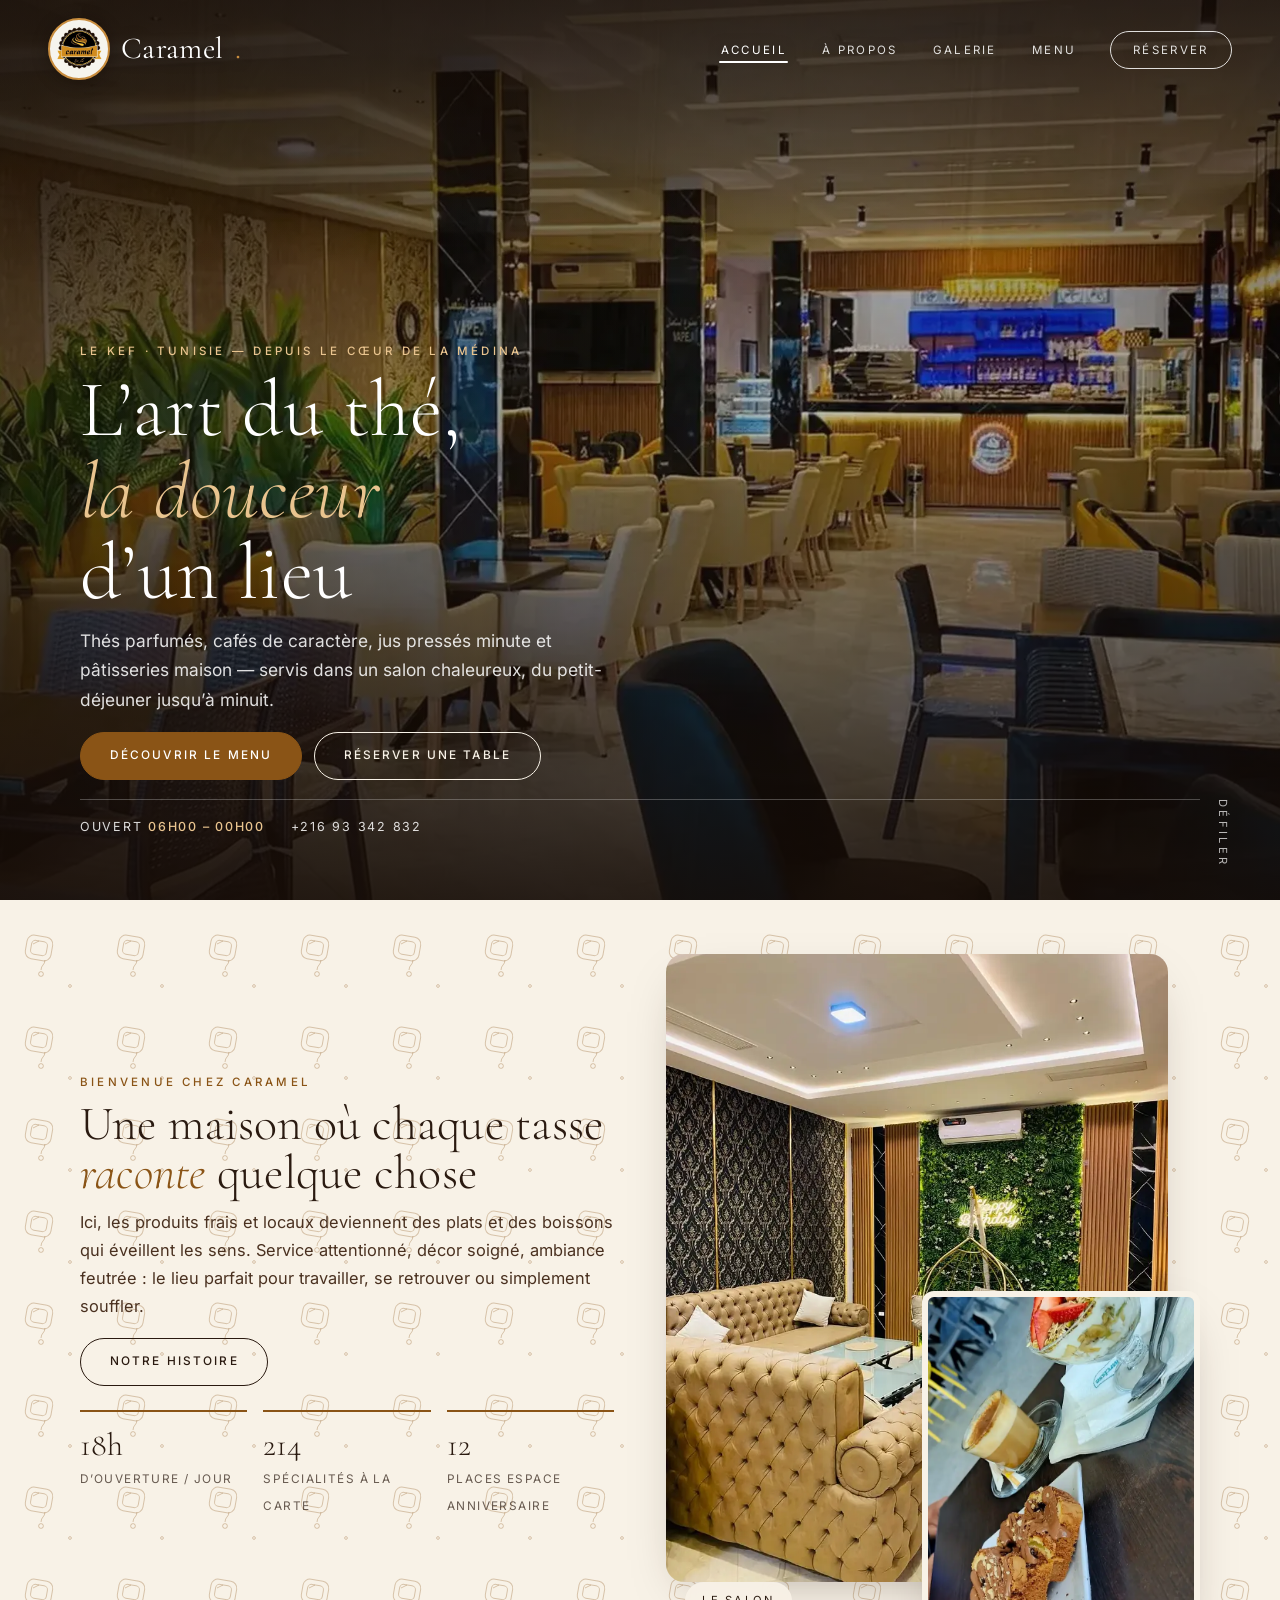
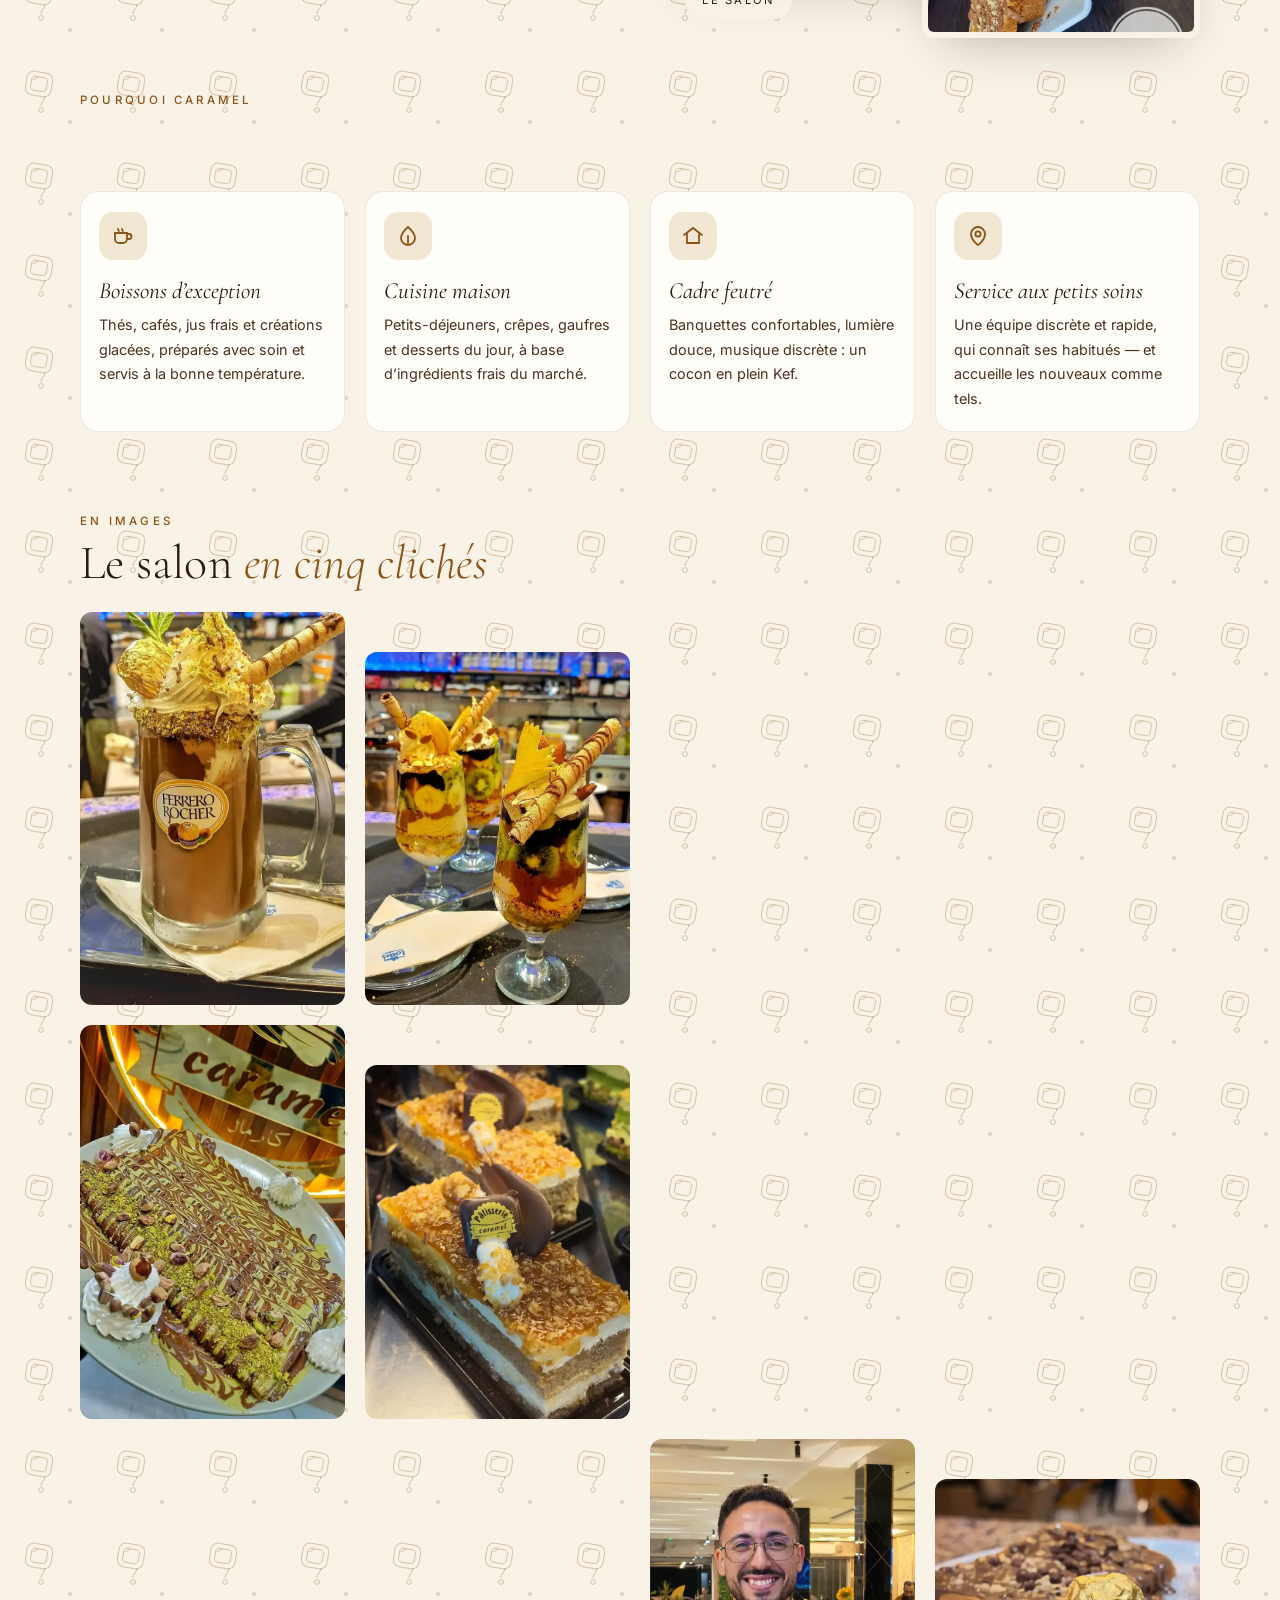
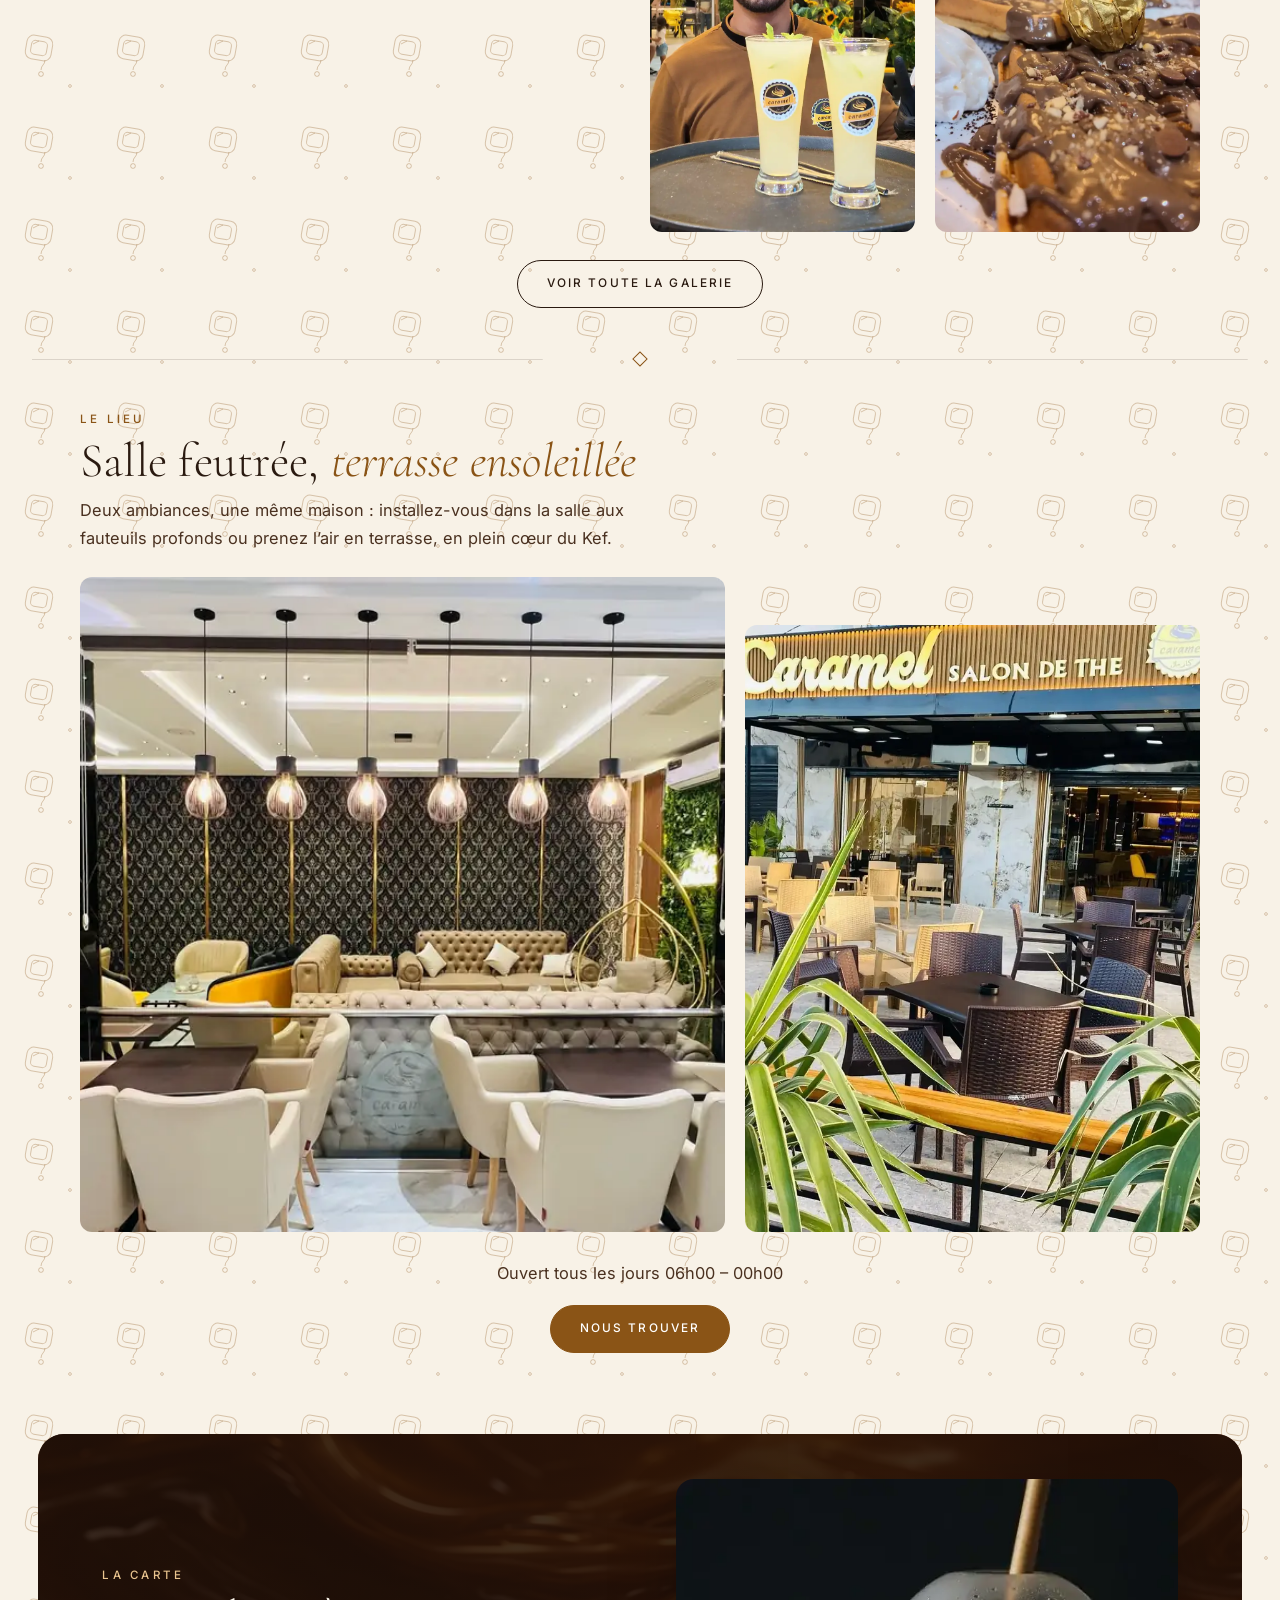
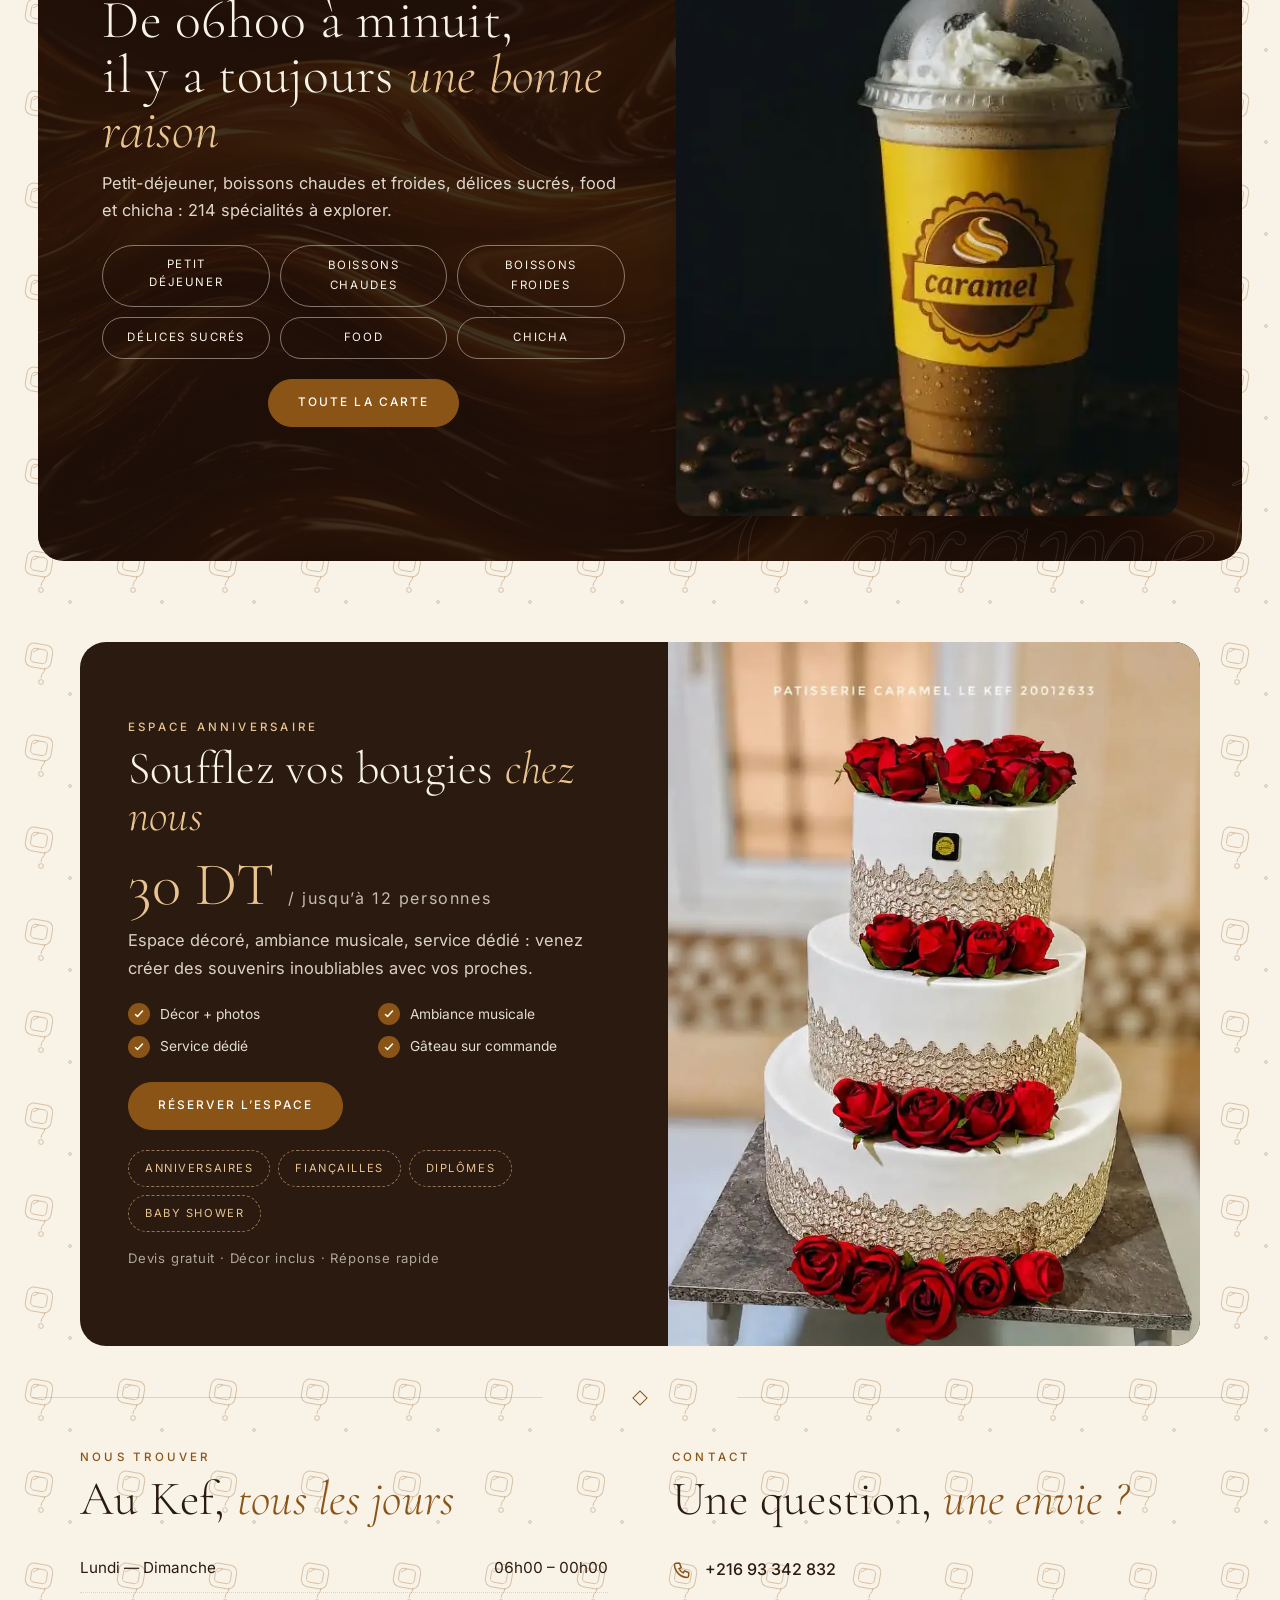
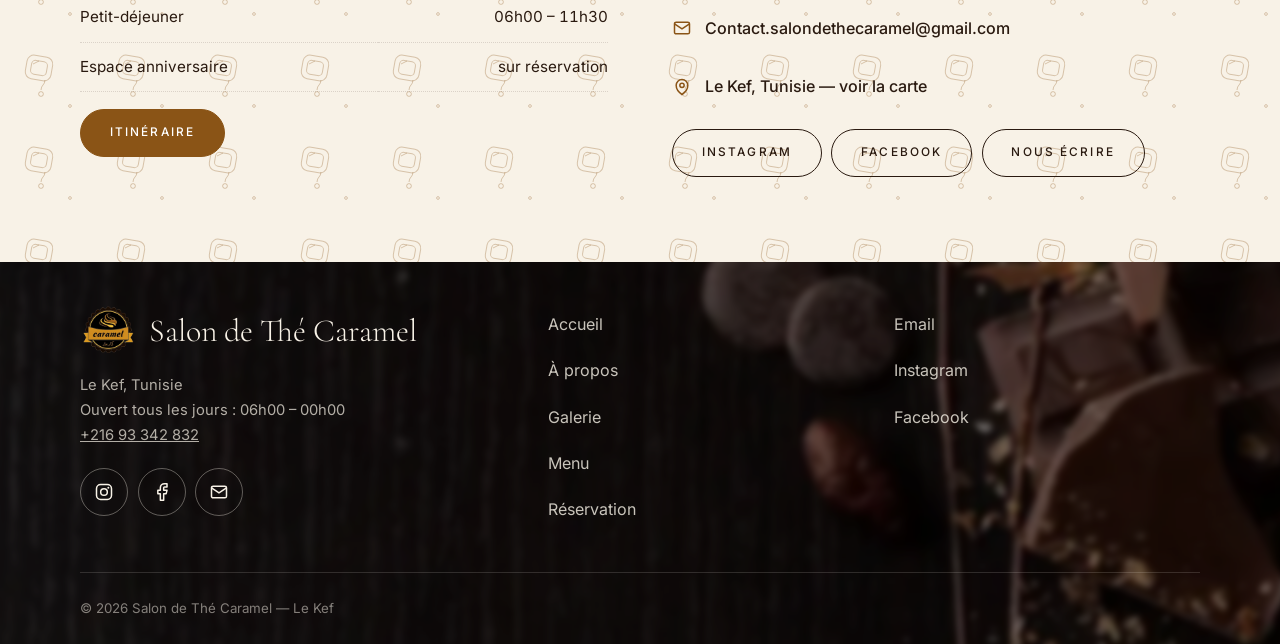
<file: index.html>
<!doctype html>
<html lang="fr">
<head>
  <meta charset="utf-8">
  <meta name="viewport" content="width=device-width,initial-scale=1">
  <title>Salon de Thé Caramel — Le Kef | Thé, café & douceurs</title>
  <meta name="description" content="Salon de Thé Caramel au Kef : thés, cafés, jus frais, desserts et espace anniversaire. Ouvert tous les jours de 06h00 à 00h00.">
  <meta name="theme-color" content="#2a1a10">
  <meta property="og:type" content="website">
  <meta property="og:locale" content="fr_FR">
  <meta property="og:title" content="Salon de Thé Caramel — Le Kef | Thé, café & douceurs">
  <meta property="og:image" content="images/hero-poster.webp">
  <link rel="icon" type="image/svg+xml" href="images/favicon.svg?v=3">
  <link rel="icon" type="image/png" sizes="32x32" href="images/favicon-32.png?v=3">
  <link rel="icon" type="image/png" sizes="16x16" href="images/favicon-16.png?v=3">
  <link rel="shortcut icon" href="images/favicon.ico?v=3">
  <link rel="apple-touch-icon" href="images/apple-touch-icon.png?v=3">
  <link rel="manifest" href="site.webmanifest">
  <link rel="preload" href="assets/fonts/cormorant-garamond-latin-300-normal.woff2" as="font" type="font/woff2" crossorigin>
  <link rel="preload" href="assets/fonts/inter-latin-400-normal.woff2" as="font" type="font/woff2" crossorigin>
  <link rel="preload" href="images/hero-poster.webp" as="image" type="image/webp">
  <link rel="stylesheet" href="assets/site.css?v=46">
  <script type="application/ld+json">
  {"@context":"https://schema.org","@type":"CafeOrCoffeeShop","name":"Salon de Thé Caramel","address":{"@type":"PostalAddress","addressLocality":"Le Kef","addressCountry":"TN"},"telephone":"+21693342832","openingHours":"Mo-Su 06:00-24:00","servesCuisine":["Tea","Coffee","Desserts","Juice"],"priceRange":"DT","acceptsReservations":"True"}
  </script>
</head>
<body>
  <nav class="nav" data-home aria-label="Navigation principale">
    <div class="bar">
      <a class="logo" href="index.html"><img src="images/logo.webp" width="62" height="62" alt="">Caramel<span>.</span></a>
      <ul id="menu">
        <li><a class="l on" aria-current="page" href="index.html">Accueil</a></li>
        <li><a class="l" href="prop.html">À propos</a></li>
        <li><a class="l" href="gallery.html">Galerie</a></li>
        <li><a class="l" href="m.html">Menu</a></li>
        <li><a class="l cta" href="resrv.html">Réserver</a></li>
        <li class="m-foot">
          <a class="btn solid" href="tel:+21693342832">+216 93 342 832</a>
          <p>Ouvert 06h00 – 00h00 · Le Kef</p>
          <div class="socials">
            <a class="soc" href="https://www.instagram.com/caramel.lekef/" target="_blank" rel="noopener" aria-label="Instagram"><svg viewBox="0 0 24 24" fill="none" stroke="currentColor" stroke-width="1.8"><rect x="3" y="3" width="18" height="18" rx="5"/><circle cx="12" cy="12" r="4"/><circle cx="17.2" cy="6.8" r="1.2" fill="currentColor" stroke="none"/></svg></a>
            <a class="soc" href="https://www.facebook.com/people/Caramel-Salon-De-Th%C3%A9/61559741768188/" target="_blank" rel="noopener" aria-label="Facebook"><svg viewBox="0 0 24 24" fill="none" stroke="currentColor" stroke-width="1.8" stroke-linecap="round" stroke-linejoin="round"><path d="M18 2h-3a5 5 0 0 0-5 5v3H7v4h3v8h4v-8h3l1-4h-4V7a1 1 0 0 1 1-1h3z"/></svg></a>
            <a class="soc" href="mailto:Contact.salondethecaramel@gmail.com" aria-label="Email"><svg viewBox="0 0 24 24" fill="none" stroke="currentColor" stroke-width="1.8"><rect x="3" y="5" width="18" height="14" rx="2"/><path d="m3 7 9 6 9-6"/></svg></a>
          </div>
        </li>
      </ul>
      <button class="burger" aria-expanded="false" aria-controls="menu" aria-label="Ouvrir le menu">☰</button>
    </div>
  </nav>

  <header class="hero">
    <img class="poster" src="images/hero-poster.webp" width="1920" height="1080" alt="" aria-hidden="true" fetchpriority="high">
    <video muted loop playsinline poster="images/hero-poster.webp" aria-hidden="true">
    </video>
    <div class="shade" aria-hidden="true"></div>
    <div class="wrap">
      <p class="k rv" style="color:var(--gold);--rd:.05s">Le Kef · Tunisie — depuis le cœur de la médina</p>
      <h1 class="d rv" style="--rd:.15s">L’art du thé,<br><em style="color:var(--gold)">la douceur</em> d’un lieu</h1>
      <p class="sub rv" style="--rd:.28s">Thés parfumés, cafés de caractère, jus pressés minute et pâtisseries maison — servis dans un salon chaleureux, du petit-déjeuner jusqu’à minuit.</p>
      <div class="btn-row rv" style="--rd:.4s">
        <a class="btn solid" href="m.html">Découvrir le menu</a>
        <a class="btn ghost-light" href="resrv.html">Réserver une table</a>
      </div>
      <div class="hero-meta rv" style="--rd:.5s">
        <span>Ouvert <b>06h00 – 00h00</b></span>
        <span><a href="tel:+21693342832" style="text-decoration:none">+216 93 342 832</a></span>
      </div>
    </div>
    <span class="scroll-hint" aria-hidden="true">Défiler</span>
  </header>

  <main>
    <section class="sec">
      <div class="wrap split">
        <div class="txt">
          <p class="k rv">Bienvenue chez Caramel</p>
          <h2 class="d rv">Une maison où chaque tasse <em>raconte</em> quelque chose</h2>
          <p class="lead rv">Ici, les produits frais et locaux deviennent des plats et des boissons qui éveillent les sens. Service attentionné, décor soigné, ambiance feutrée : le lieu parfait pour travailler, se retrouver ou simplement souffler.</p>
          <div class="btn-row rv"><a class="btn" href="prop.html">Notre histoire</a></div>
          <div class="stats rv">
            <div class="stat"><b>18h</b><span>d’ouverture / jour</span></div>
            <div class="stat"><b>214</b><span>spécialités à la carte</span></div>
            <div class="stat"><b>12</b><span>places espace anniversaire</span></div>
          </div>
        </div>
        <div class="frame tall duo rv">
          <img src="images/t/1.webp" width="800" height="1067" alt="Salle chaleureuse du Salon de Thé Caramel" loading="lazy" decoding="async">
          <img class="second" src="images/t/n2-sucre-258047.webp" width="689" height="1200" alt="Coupe granola-fraise et café" loading="lazy" decoding="async">
          <span class="tag">Le salon</span>
        </div>
      </div>
    </section>

    <section class="sec tight" style="padding-top:0">
      <div class="wrap">
        <p class="k rv">Pourquoi Caramel</p>
        <h2 class="d rv">Quatre bonnes raisons <em>de s’attarder</em></h2>
        <div class="cards">
          <article class="card rv">
            <div class="ic"><svg viewBox="0 0 24 24" fill="none" stroke="currentColor" stroke-width="1.8" stroke-linecap="round"><path d="M4 9h12v6a4 4 0 0 1-4 4H8a4 4 0 0 1-4-4V9Z"/><path d="M16 10h2a2.5 2.5 0 0 1 0 5h-2M7 5c0 1 .8 1 .8 2M11 5c0 1 .8 1 .8 2"/></svg></div>
            <h3>Boissons d’exception</h3>
            <p>Thés, cafés, jus frais et créations glacées, préparés avec soin et servis à la bonne température.</p>
          </article>
          <article class="card rv">
            <div class="ic"><svg viewBox="0 0 24 24" fill="none" stroke="currentColor" stroke-width="1.8" stroke-linecap="round"><path d="M12 3c-4 3.5-7 6.6-7 11a7 7 0 0 0 14 0c0-4.4-3-7.5-7-11Z"/><path d="M12 12v7"/></svg></div>
            <h3>Cuisine maison</h3>
            <p>Petits-déjeuners, crêpes, gaufres et desserts du jour, à base d’ingrédients frais du marché.</p>
          </article>
          <article class="card rv">
            <div class="ic"><svg viewBox="0 0 24 24" fill="none" stroke="currentColor" stroke-width="1.8" stroke-linecap="round"><path d="M3 11 12 4l9 7M6 10v9h12v-9"/></svg></div>
            <h3>Cadre feutré</h3>
            <p>Banquettes confortables, lumière douce, musique discrète : un cocon en plein Kef.</p>
          </article>
          <article class="card rv">
            <div class="ic"><svg viewBox="0 0 24 24" fill="none" stroke="currentColor" stroke-width="1.8" stroke-linecap="round" stroke-linejoin="round"><path d="M12 21s-7-4.6-7-11a7 7 0 0 1 14 0c0 6.4-7 11-7 11Z"/><circle cx="12" cy="10" r="2.6"/></svg></div>
            <h3>Service aux petits soins</h3>
            <p>Une équipe discrète et rapide, qui connaît ses habitués — et accueille les nouveaux comme tels.</p>
          </article>
        </div>
      </div>
    </section>

    <section class="sec tight">
      <div class="wrap">
        <p class="k rv">En images</p>
        <h2 class="d rv">Le salon <em>en cinq clichés</em></h2>
        <div class="mosaic">
          <a class="rv" style="grid-column:span 3" href="gallery.html"><img src="images/t/fero.webp" width="800" height="1067" alt="Boisson signature Caramel" loading="lazy" decoding="async"></a>
          <a class="rv" style="grid-column:span 3;margin-top:2.5rem" href="gallery.html"><img src="images/t/3000.webp" width="800" height="1067" alt="Création glacée" loading="lazy" decoding="async"></a>
          <a class="rv" style="grid-column:span 3" href="gallery.html"><img src="images/t/jus.webp" width="800" height="1067" alt="Jus de fruits frais" loading="lazy" decoding="async"></a>
          <a class="rv" style="grid-column:span 3;margin-top:2.5rem" href="gallery.html"><img src="images/t/caramel-cake-slice-fraise.webp" width="800" height="1068" alt="Part de gâteau à la fraise" loading="lazy" decoding="async"></a>
          <a class="rv" style="grid-column:span 3" href="gallery.html"><img src="images/t/cr.webp" width="800" height="1067" alt="Dessert maison" loading="lazy" decoding="async"></a>
          <a class="rv" style="grid-column:span 3;margin-top:2.5rem" href="gallery.html"><img src="images/t/caramel-cake-slice-caramel.webp" width="800" height="1066" alt="Part de gâteau au caramel" loading="lazy" decoding="async"></a>
          <a class="rv" style="grid-column:span 3" href="gallery.html"><img src="images/t/fra.webp" width="800" height="1067" alt="Pâtisserie à la fraise" loading="lazy" decoding="async"></a>
          <a class="rv" style="grid-column:span 3;margin-top:2.5rem" href="gallery.html"><img src="images/t/caramel-cake-slice-pistache-vert.webp" width="800" height="1066" alt="Part de gâteau à la pistache" loading="lazy" decoding="async"></a>
          <a class="rv" style="grid-column:span 3" href="gallery.html"><img src="images/t/n3-6291-n.webp" width="800" height="998" alt="Jus frais à emporter" loading="lazy" decoding="async"></a>
          <a class="rv" style="grid-column:span 3;margin-top:2.5rem" href="gallery.html"><img src="images/t/n3-4646-n.webp" width="723" height="1200" alt="Freakshake à emporter" loading="lazy" decoding="async"></a>
          <a class="rv" style="grid-column:span 3" href="gallery.html"><img src="images/t/n3-7426-n.webp" width="800" height="1183" alt="L'équipe et ses jus frais" loading="lazy" decoding="async"></a>
          <a class="rv" style="grid-column:span 3;margin-top:2.5rem" href="gallery.html"><img src="images/t/n3-1480-n.webp" width="759" height="1200" alt="Gaufre au chocolat" loading="lazy" decoding="async"></a>
        </div>
        <div class="center rv"><a class="btn" href="gallery.html">Voir toute la galerie</a></div>
      </div>
    </section>

    <div class="flourish" aria-hidden="true"></div>
    <section class="sec tight">
      <div class="wrap">
        <p class="k rv">Le lieu</p>
        <h2 class="d rv">Salle feutrée, <em>terrasse ensoleillée</em></h2>
        <p class="lead rv">Deux ambiances, une même maison : installez-vous dans la salle aux fauteuils profonds ou prenez l’air en terrasse, en plein cœur du Kef.</p>
        <div class="mosaic">
          <a class="rv" style="grid-column:span 7" href="prop.html"><img src="images/t/b.webp" width="800" height="600" alt="La grande salle du salon Caramel" loading="lazy" decoding="async" style="aspect-ratio:4/3"></a>
          <a class="rv" style="grid-column:span 5;margin-top:3rem" href="prop.html"><img src="images/t/esp.webp" width="800" height="972" alt="La terrasse Caramel, devanture au Kef" loading="lazy" decoding="async"></a>
        </div>
        <div class="center rv">
          <p class="lead" style="margin-inline:auto">Ouvert tous les jours 06h00 – 00h00</p>
          <a class="btn solid" href="https://www.google.com/maps/place/Salon+de+th%C3%A9+caramel/@36.1569448,8.7005094,17z" target="_blank" rel="noopener">Nous trouver</a>
        </div>
      </div>
    </section>

    <section class="sec tight">
      <div class="band on-dark" style="background-image:url(images/parallax-caramel.webp)">
        <div class="shade" aria-hidden="true"></div>
        <div class="inner band-grid">
          <div>
            <p class="k rv" style="color:var(--gold)">La carte</p>
            <h2 class="d rv">De 06h00 à minuit,<br>il y a toujours <em style="color:var(--gold)">une bonne raison</em></h2>
            <p class="lead rv">Petit-déjeuner, boissons chaudes et froides, délices sucrés, food et chicha : 214 spécialités à explorer.</p>
            <div class="chips rv">
              <a class="stack" href="m.html#pdej">Petit<br>déjeuner</a><a href="m.html#chaud">Boissons chaudes</a><a href="m.html#froid">Boissons froides</a><a href="m.html#delice">Délices sucrés</a><a href="m.html#food">Food</a><a href="m.html#chicha">Chicha</a>
            </div>
            <div class="btn-row rv"><a class="btn solid" href="m.html">Toute la carte</a></div>
          </div>
          <figure class="dish rv" style="margin:0">
            <img src="images/t/ice1.webp" width="480" height="609" alt="Gobelet Caramel à emporter" loading="lazy" decoding="async">
          </figure>
        </div>
      </div>
    </section>

    <section class="sec tight">
      <div class="wrap">
        <div class="cta-grid rv">
          <div class="txt">
            <p class="k" style="color:var(--gold)">Espace anniversaire</p>
            <h2 class="d">Soufflez vos bougies <em style="color:var(--gold)">chez nous</em></h2>
            <div class="price">30 DT <small>/ jusqu’à 12 personnes</small></div>
            <p class="lead">Espace décoré, ambiance musicale, service dédié : venez créer des souvenirs inoubliables avec vos proches.</p>
            <ul class="ticks rv">
              <li>Décor + photos</li>
              <li>Ambiance musicale</li>
              <li>Service dédié</li>
              <li>Gâteau sur commande</li>
            </ul>
            <div class="btn-row"><a class="btn solid" href="resrv.html">Réserver l’espace</a></div>
            <div class="occs rv"><span>Anniversaires</span><span>Fiançailles</span><span>Diplômes</span><span>Baby&nbsp;shower</span></div>
            <p class="mini rv">Devis gratuit · Décor inclus · Réponse rapide</p>
          </div>
          <div class="pic"><img src="images/t/n2-gateau-mounesbet-046651.webp" width="800" height="1060" alt="Pièce montée de fête, pâtisserie Caramel" loading="lazy" decoding="async"></div>
        </div>
      </div>
    </section>

    <div class="flourish" aria-hidden="true"></div>
    <section class="sec tight">
      <div class="wrap visit">
        <div>
          <p class="k rv">Nous trouver</p>
          <h2 class="d rv">Au Kef, <em>tous les jours</em></h2>
          <table class="hours rv">
            <tr><td>Lundi — Dimanche</td><td>06h00 – 00h00</td></tr>
            <tr><td>Petit-déjeuner</td><td>06h00 – 11h30</td></tr>
            <tr><td>Espace anniversaire</td><td>sur réservation</td></tr>
          </table>
          <div class="btn-row rv"><a class="btn solid" href="https://www.google.com/maps/place/Salon+de+th%C3%A9+caramel/@36.1569448,8.7005094,17z" target="_blank" rel="noopener">Itinéraire</a></div>
        </div>
        <div>
          <p class="k rv">Contact</p>
          <h2 class="d rv">Une question, <em>une envie ?</em></h2>
          <div class="contact-list rv">
            <a href="tel:+21693342832"><svg viewBox="0 0 24 24" fill="none" stroke="currentColor" stroke-width="1.8" stroke-linecap="round"><path d="M5 4h4l2 5-2.5 1.5a12 12 0 0 0 5 5L15 13l5 2v4a2 2 0 0 1-2 2A16 16 0 0 1 3 6a2 2 0 0 1 2-2Z"/></svg>+216 93 342 832</a>
            <a href="mailto:Contact.salondethecaramel@gmail.com"><svg viewBox="0 0 24 24" fill="none" stroke="currentColor" stroke-width="1.8"><rect x="3" y="5" width="18" height="14" rx="2"/><path d="m3 7 9 6 9-6"/></svg>Contact.salondethecaramel@gmail.com</a>
            <a href="https://www.google.com/maps/place/Salon+de+th%C3%A9+caramel/@36.1569448,8.7005094,17z" target="_blank" rel="noopener"><svg viewBox="0 0 24 24" fill="none" stroke="currentColor" stroke-width="1.8"><path d="M12 21s-7-4.6-7-11a7 7 0 0 1 14 0c0 6.4-7 11-7 11Z"/><circle cx="12" cy="10" r="2.6"/></svg>Le Kef, Tunisie — voir la carte</a>
          </div>
          <div class="socials rv">
            <a class="btn" href="https://www.instagram.com/caramel.lekef/" target="_blank" rel="noopener">Instagram</a>
            <a class="btn" href="https://www.facebook.com/people/Caramel-Salon-De-Th%C3%A9/61559741768188/" target="_blank" rel="noopener">Facebook</a>
            <a class="btn" href="prop.html#formulaire">Nous écrire</a>
          </div>
        </div>
      </div>
    </section>
  </main>

  <footer class="foot">
    <div class="wrap">
      <div class="grid">
        <div>
          <div class="brand"><img src="images/logo.webp" width="62" height="62" alt="Logo Salon de Thé Caramel">Salon de Thé Caramel</div>
          <p>Le Kef, Tunisie<br>Ouvert tous les jours : 06h00 – 00h00<br><a href="tel:+21693342832">+216 93 342 832</a></p>
          <div class="socials">
            <a class="soc" href="https://www.instagram.com/caramel.lekef/" target="_blank" rel="noopener" aria-label="Caramel sur Instagram"><svg viewBox="0 0 24 24" fill="none" stroke="currentColor" stroke-width="1.8"><rect x="3" y="3" width="18" height="18" rx="5"/><circle cx="12" cy="12" r="4"/><circle cx="17.2" cy="6.8" r="1.2" fill="currentColor" stroke="none"/></svg></a>
            <a class="soc" href="https://www.facebook.com/people/Caramel-Salon-De-Th%C3%A9/61559741768188/" target="_blank" rel="noopener" aria-label="Caramel sur Facebook"><svg viewBox="0 0 24 24" fill="none" stroke="currentColor" stroke-width="1.8" stroke-linecap="round" stroke-linejoin="round"><path d="M18 2h-3a5 5 0 0 0-5 5v3H7v4h3v8h4v-8h3l1-4h-4V7a1 1 0 0 1 1-1h3z"/></svg></a>
            <a class="soc" href="mailto:Contact.salondethecaramel@gmail.com" aria-label="Écrire à Caramel"><svg viewBox="0 0 24 24" fill="none" stroke="currentColor" stroke-width="1.8"><rect x="3" y="5" width="18" height="14" rx="2"/><path d="m3 7 9 6 9-6"/></svg></a>
          </div>
        </div>
        <nav aria-label="Pages">
          <a href="index.html">Accueil</a><a href="prop.html">À propos</a><a href="gallery.html">Galerie</a><a href="m.html">Menu</a><a href="resrv.html">Réservation</a>
        </nav>
        <nav aria-label="Contact">
          <a href="mailto:Contact.salondethecaramel@gmail.com">Email</a>
          <a href="https://www.instagram.com/caramel.lekef/" target="_blank" rel="noopener">Instagram</a>
          <a href="https://www.facebook.com/people/Caramel-Salon-De-Th%C3%A9/61559741768188/" target="_blank" rel="noopener">Facebook</a>
        </nav>
      </div>
      <small>© <span data-year>2026</span> Salon de Thé Caramel — Le Kef</small>
    </div>
  </footer>
  <script src="assets/site.js?v=28"></script>
</body>
</html>
</file>
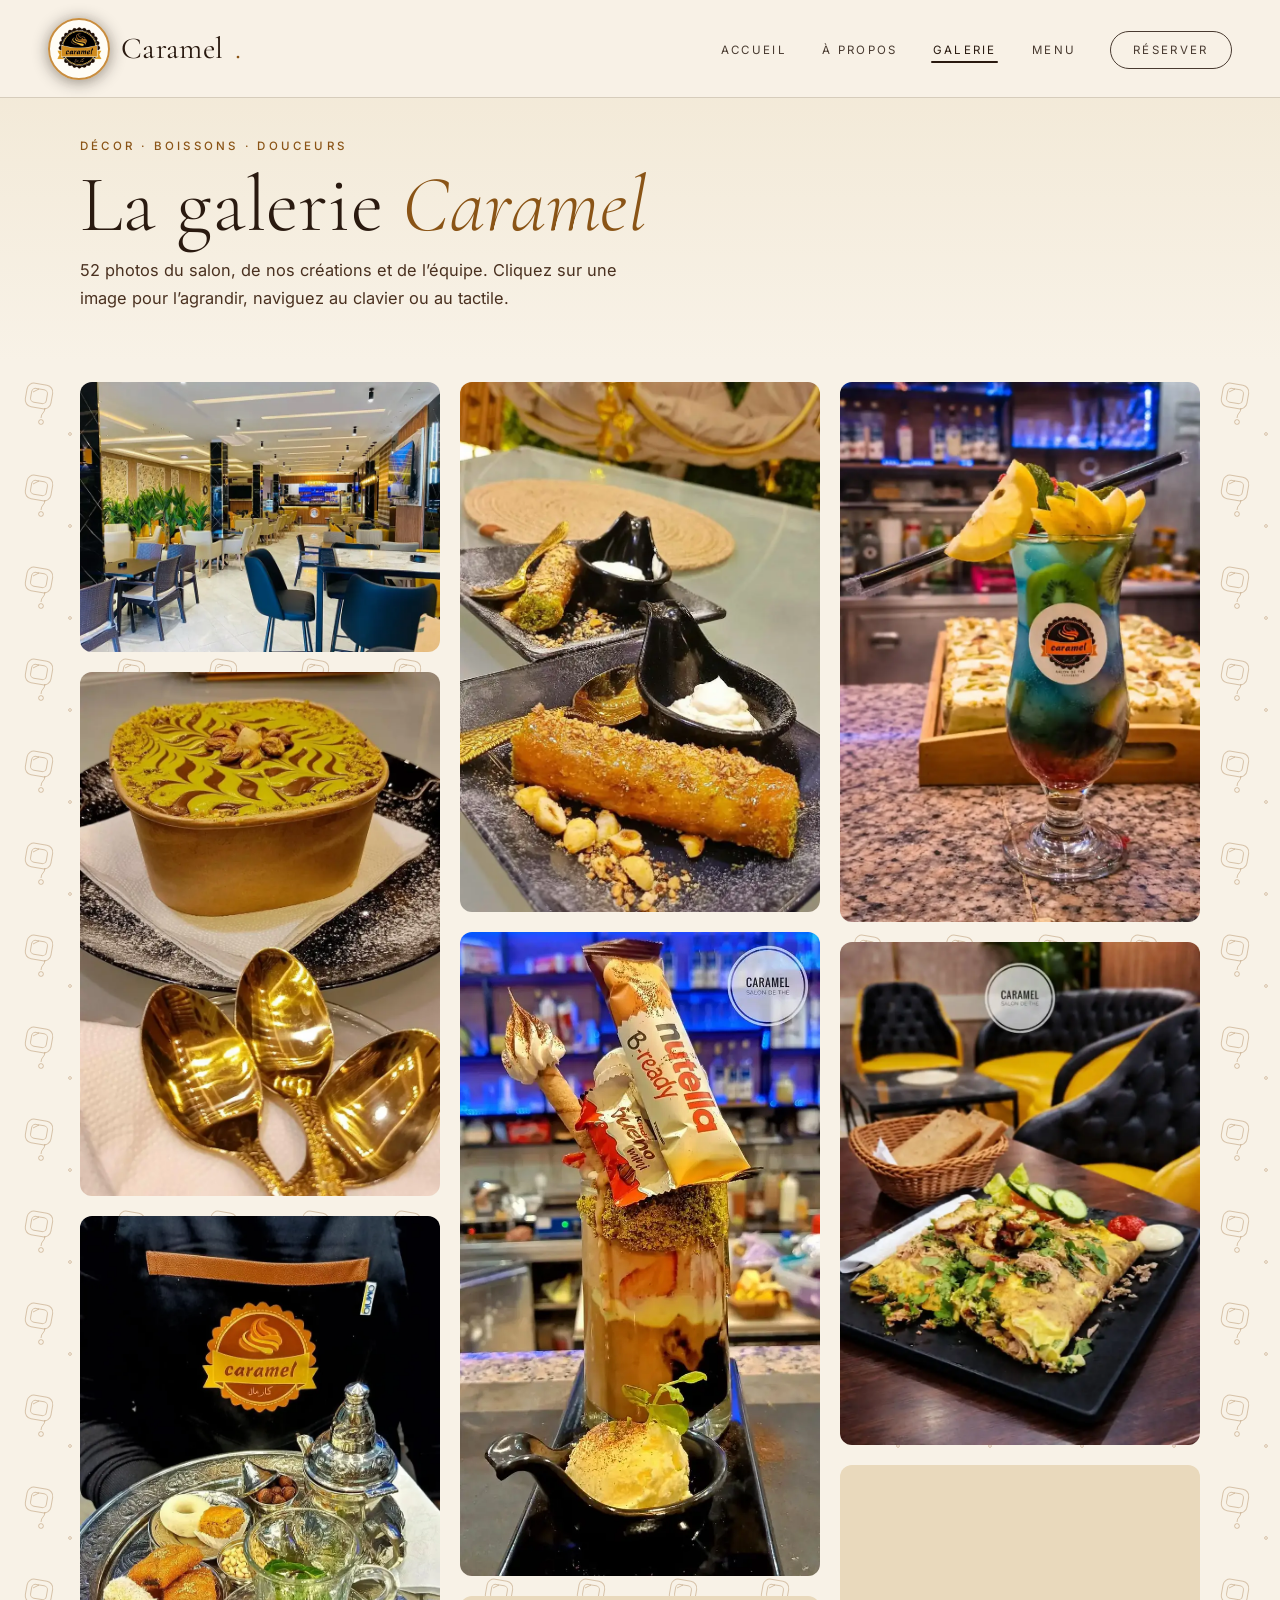
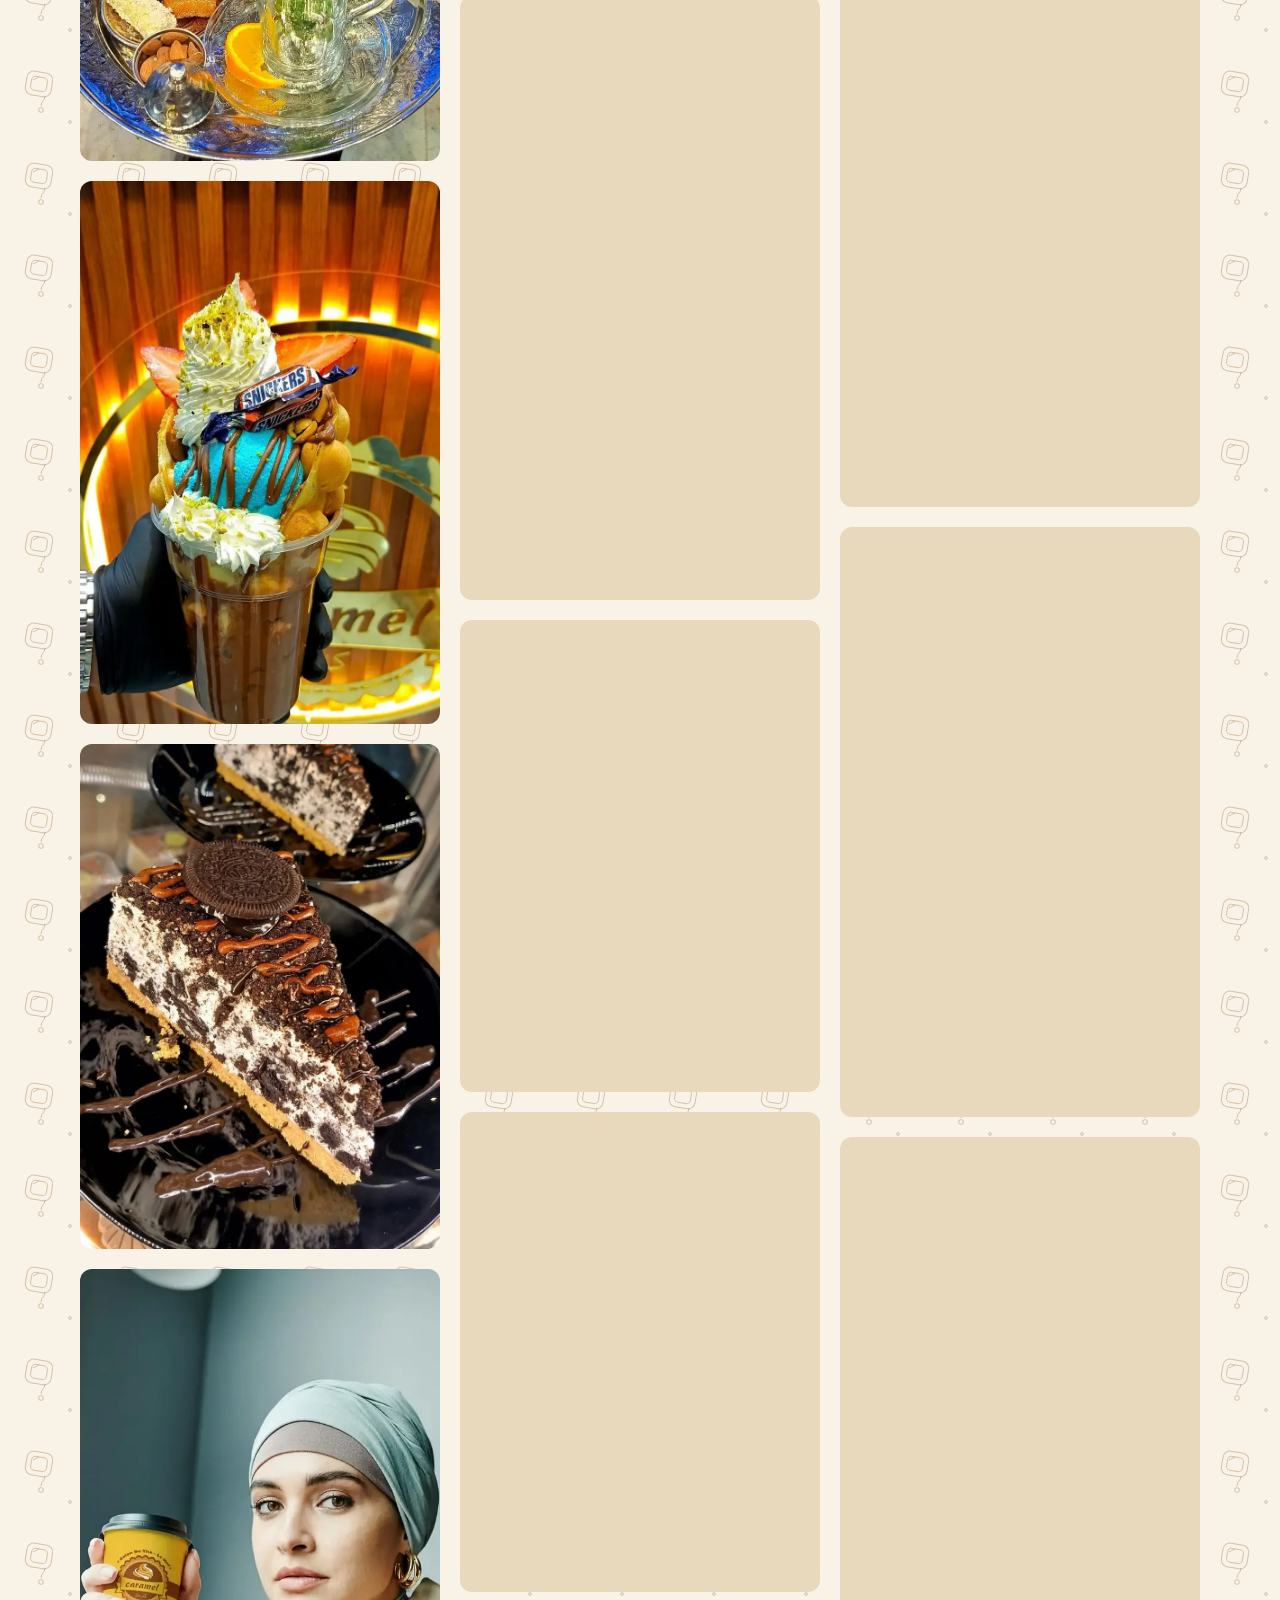
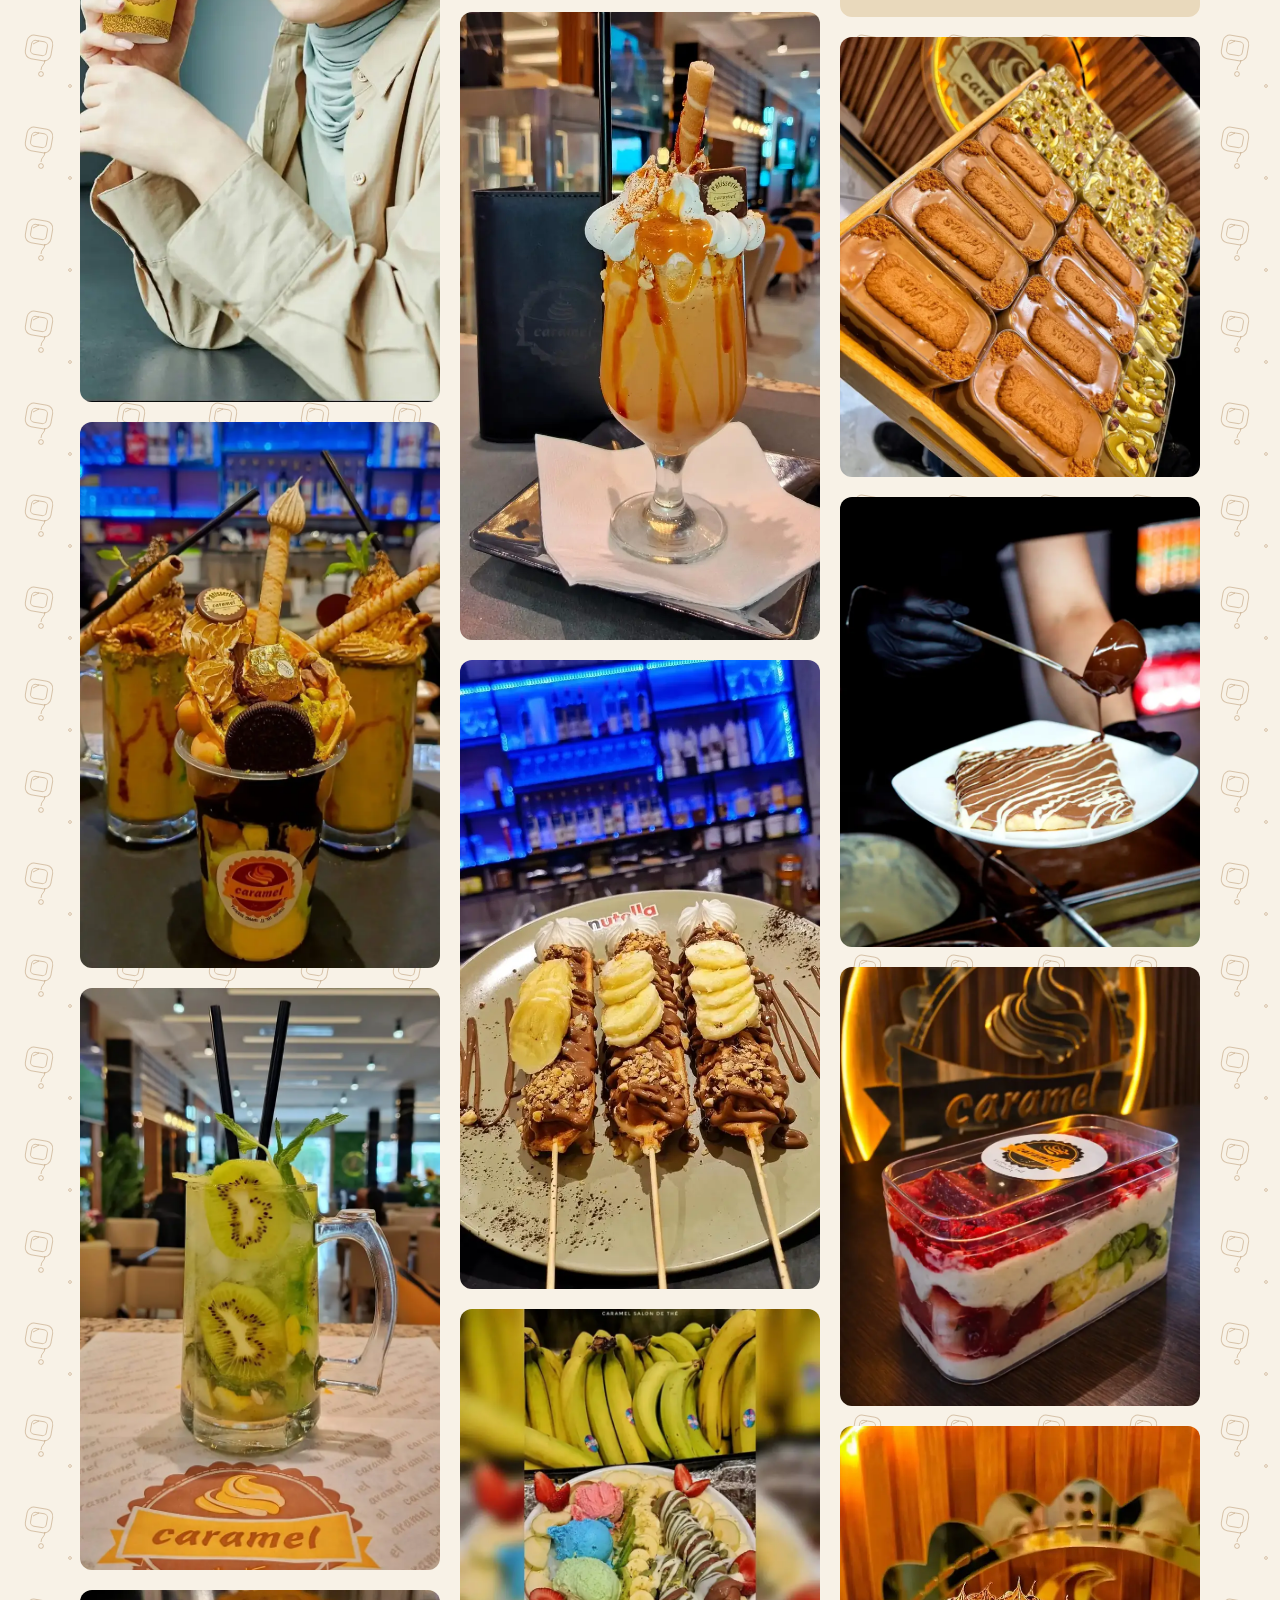
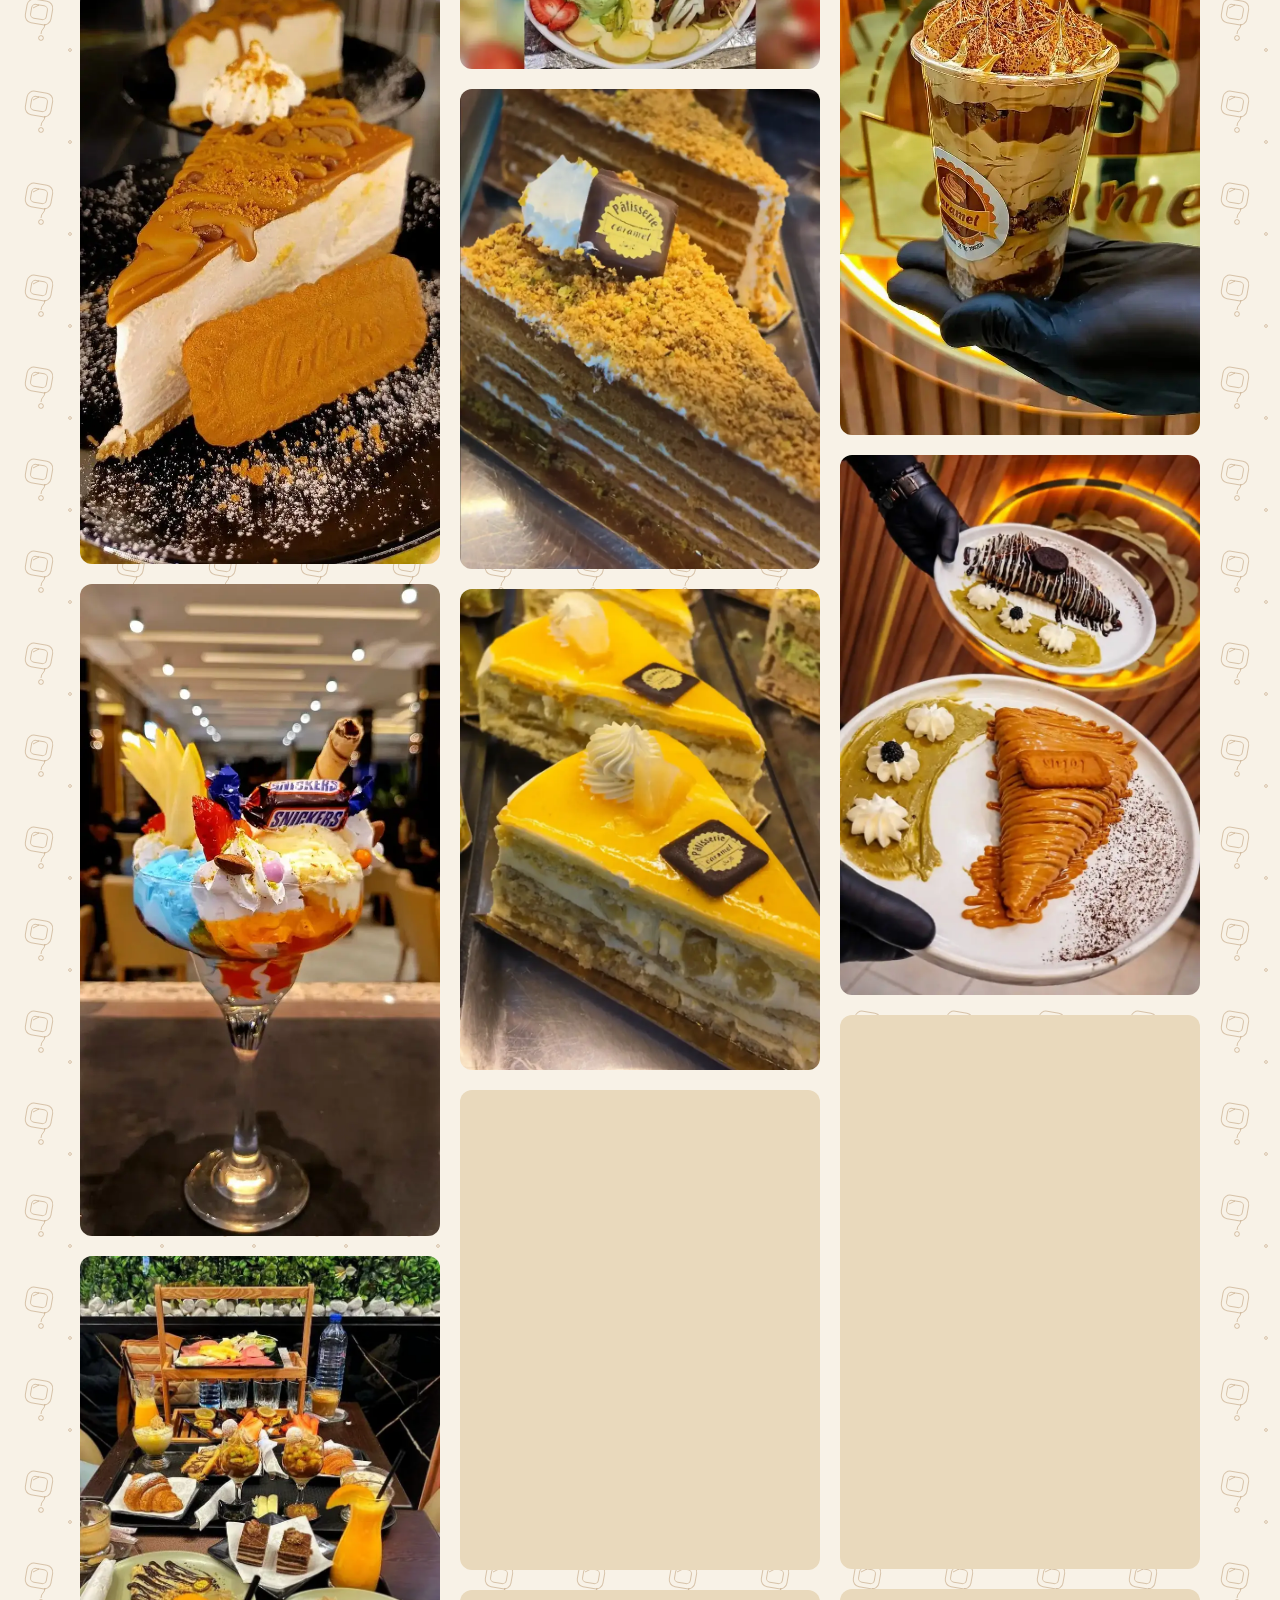
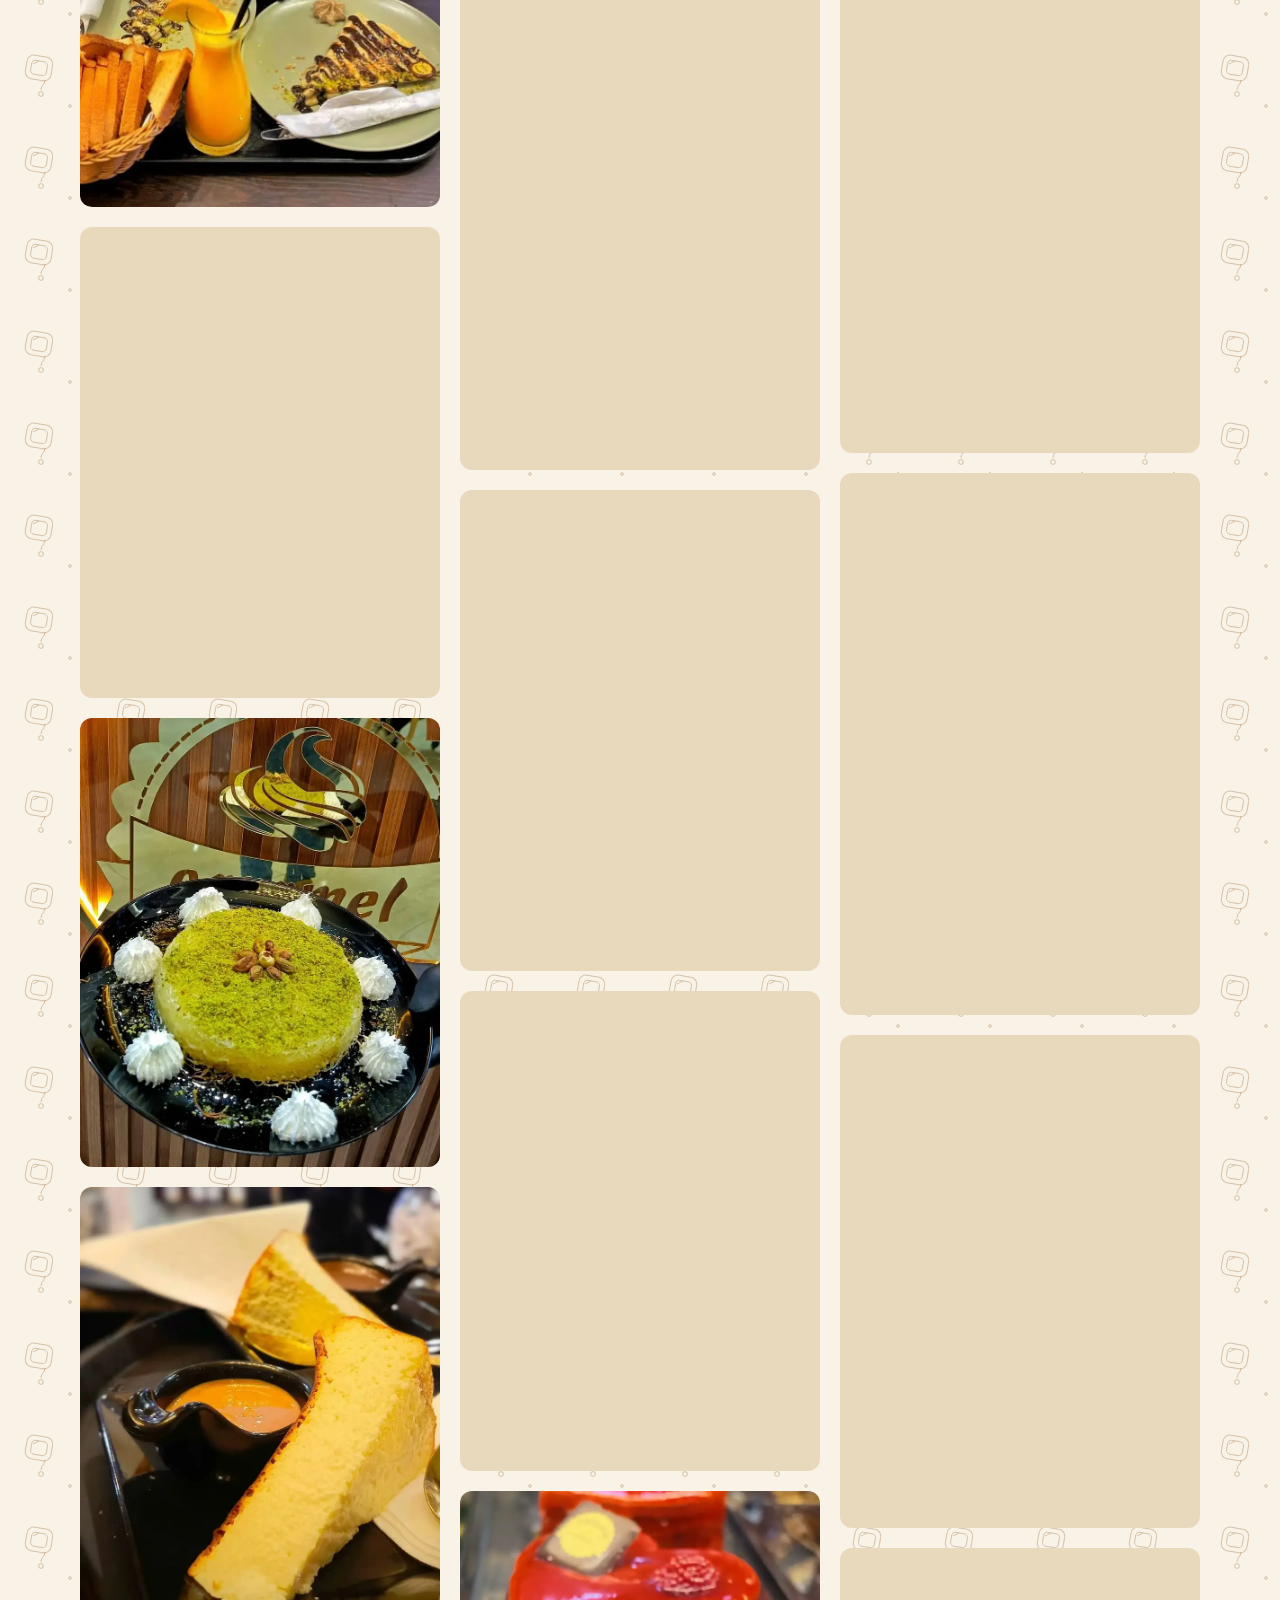
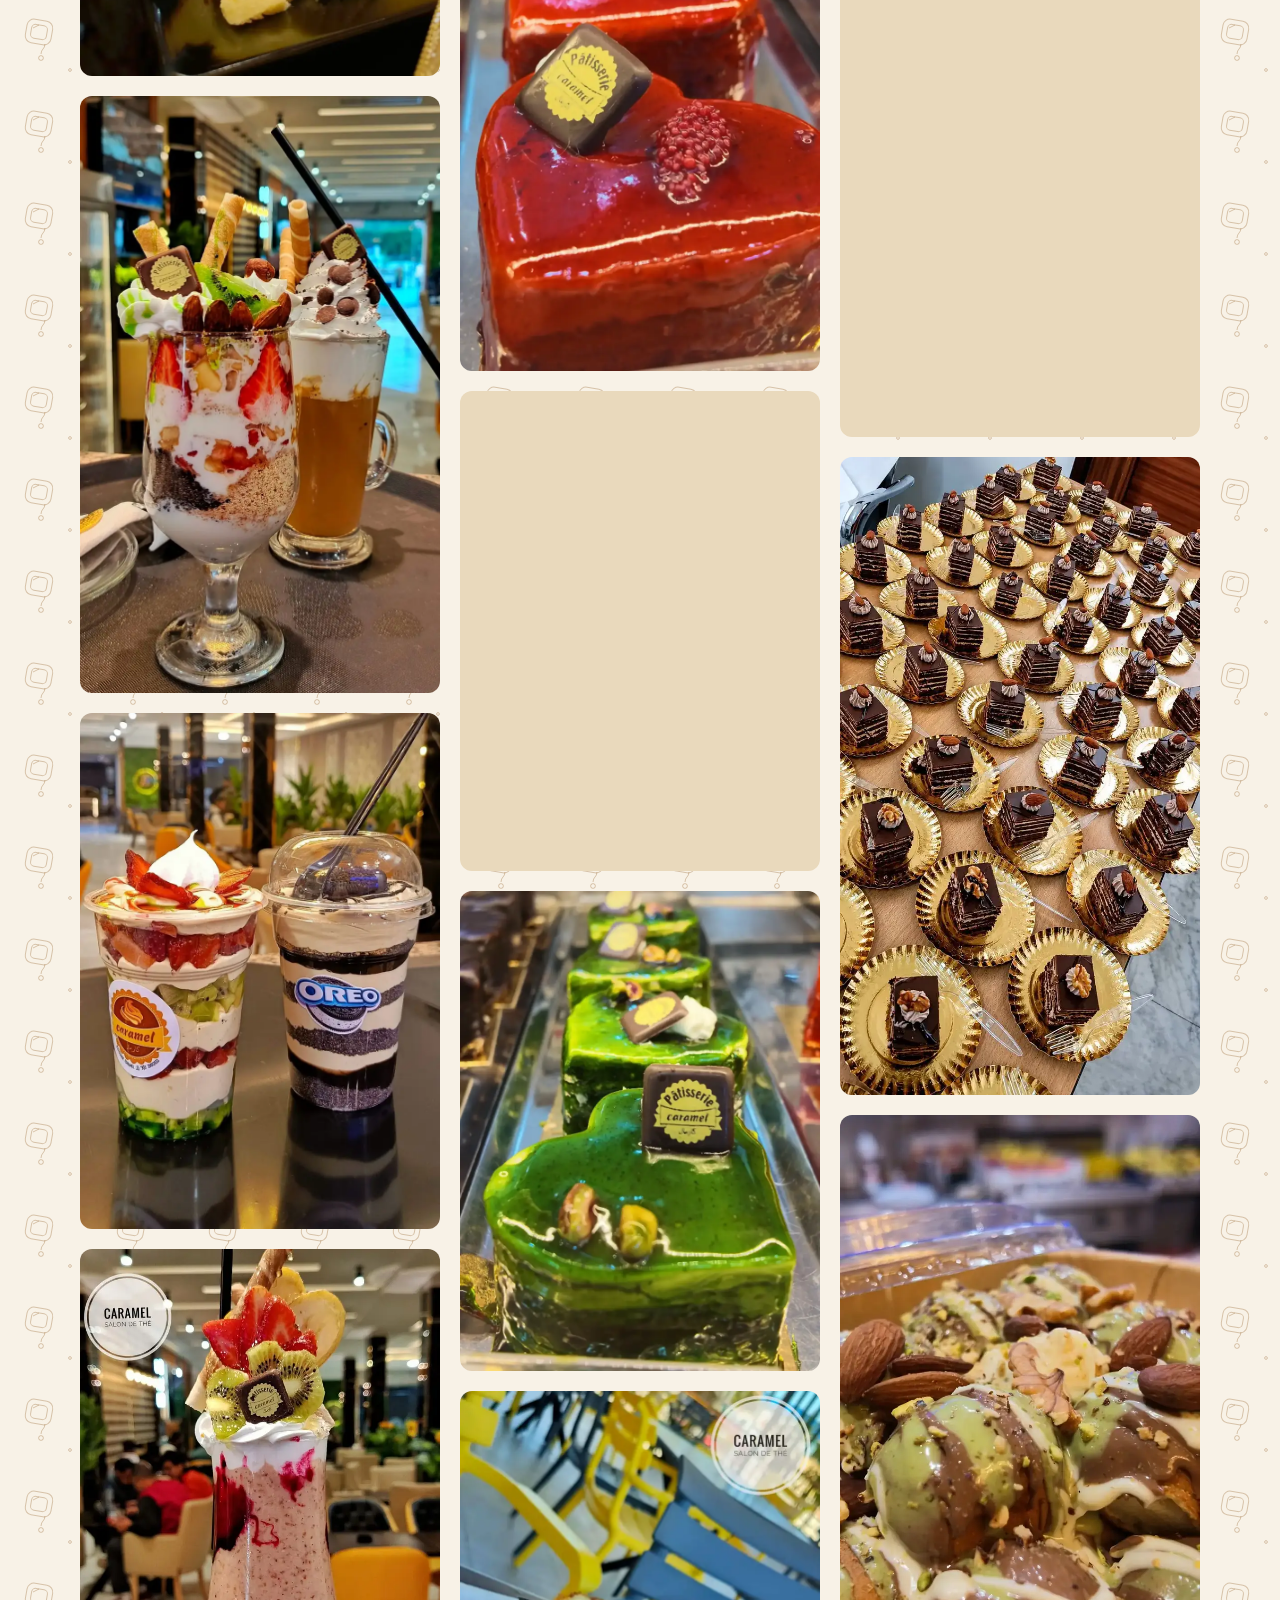
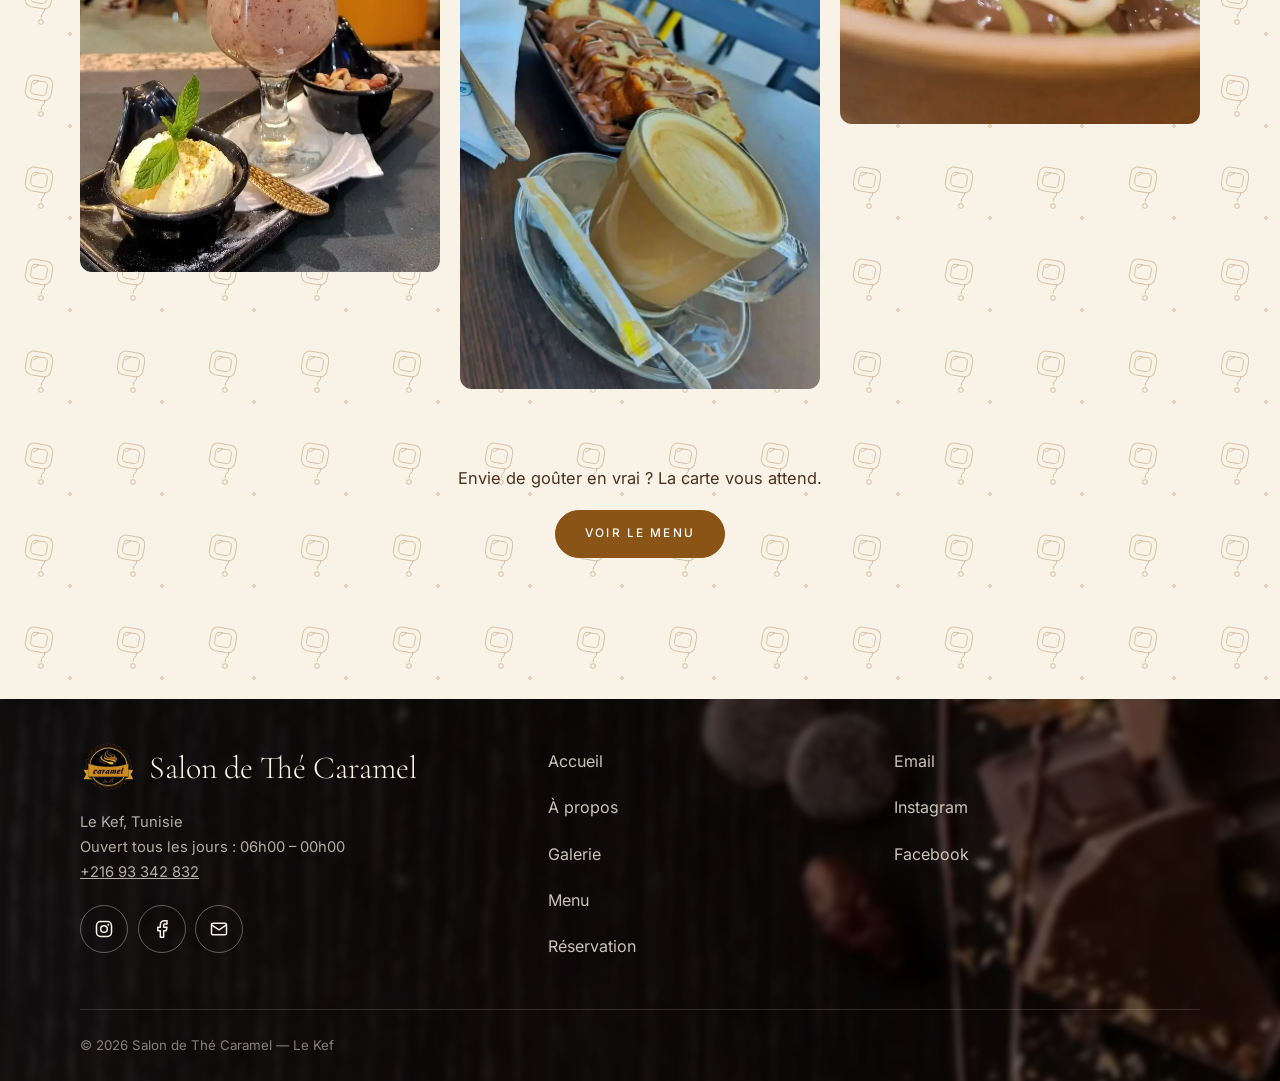
<file: gallery.html>
<!doctype html>
<html lang="fr">
<head>
  <meta charset="utf-8">
  <meta name="viewport" content="width=device-width,initial-scale=1">
  <title>Galerie — Salon de Thé Caramel, Le Kef</title>
  <meta name="description" content="En images : le décor, les boissons et les douceurs du Salon de Thé Caramel au Kef. Cliquez pour agrandir.">
  <meta name="theme-color" content="#2a1a10">
  <meta property="og:type" content="website">
  <meta property="og:locale" content="fr_FR">
  <meta property="og:title" content="Galerie — Salon de Thé Caramel, Le Kef">
  <meta property="og:image" content="images/hero-poster.webp">
  <link rel="icon" type="image/svg+xml" href="images/favicon.svg?v=3">
  <link rel="icon" type="image/png" sizes="32x32" href="images/favicon-32.png?v=3">
  <link rel="icon" type="image/png" sizes="16x16" href="images/favicon-16.png?v=3">
  <link rel="shortcut icon" href="images/favicon.ico?v=3">
  <link rel="apple-touch-icon" href="images/apple-touch-icon.png?v=3">
  <link rel="manifest" href="site.webmanifest">
  <link rel="preload" href="assets/fonts/cormorant-garamond-latin-300-normal.woff2" as="font" type="font/woff2" crossorigin>
  <link rel="preload" href="assets/fonts/inter-latin-400-normal.woff2" as="font" type="font/woff2" crossorigin>
  <link rel="stylesheet" href="assets/site.css?v=46">
</head>
<body>
  <nav class="nav" aria-label="Navigation principale">
    <div class="bar">
      <a class="logo" href="index.html"><img src="images/logo.webp" width="62" height="62" alt="">Caramel<span>.</span></a>
      <ul id="menu">
        <li><a class="l" href="index.html">Accueil</a></li>
        <li><a class="l" href="prop.html">À propos</a></li>
        <li><a class="l on" aria-current="page" href="gallery.html">Galerie</a></li>
        <li><a class="l" href="m.html">Menu</a></li>
        <li><a class="l cta" href="resrv.html">Réserver</a></li>
        <li class="m-foot">
          <a class="btn solid" href="tel:+21693342832">+216 93 342 832</a>
          <p>Ouvert 06h00 – 00h00 · Le Kef</p>
          <div class="socials">
            <a class="soc" href="https://www.instagram.com/caramel.lekef/" target="_blank" rel="noopener" aria-label="Instagram"><svg viewBox="0 0 24 24" fill="none" stroke="currentColor" stroke-width="1.8"><rect x="3" y="3" width="18" height="18" rx="5"/><circle cx="12" cy="12" r="4"/><circle cx="17.2" cy="6.8" r="1.2" fill="currentColor" stroke="none"/></svg></a>
            <a class="soc" href="https://www.facebook.com/people/Caramel-Salon-De-Th%C3%A9/61559741768188/" target="_blank" rel="noopener" aria-label="Facebook"><svg viewBox="0 0 24 24" fill="none" stroke="currentColor" stroke-width="1.8" stroke-linecap="round" stroke-linejoin="round"><path d="M18 2h-3a5 5 0 0 0-5 5v3H7v4h3v8h4v-8h3l1-4h-4V7a1 1 0 0 1 1-1h3z"/></svg></a>
            <a class="soc" href="mailto:Contact.salondethecaramel@gmail.com" aria-label="Email"><svg viewBox="0 0 24 24" fill="none" stroke="currentColor" stroke-width="1.8"><rect x="3" y="5" width="18" height="14" rx="2"/><path d="m3 7 9 6 9-6"/></svg></a>
          </div>
        </li>
      </ul>
      <button class="burger" aria-expanded="false" aria-controls="menu" aria-label="Ouvrir le menu">☰</button>
    </div>
  </nav>

  <header class="page-hero">
    <div class="wrap">
      <p class="k">Décor · Boissons · Douceurs</p>
      <h1 class="d">La galerie <em>Caramel</em></h1>
      <p class="lead">52 photos du salon, de nos créations et de l’équipe. Cliquez sur une image pour l’agrandir, naviguez au clavier ou au tactile.</p>
    </div>
  </header>

  <main class="wrap" style="padding-bottom:2rem">
    <div class="masonry" id="wall" aria-live="polite"></div>
    <div class="center" style="padding:3rem 0 4rem">
      <p class="lead" style="margin-inline:auto">Envie de goûter en vrai ? La carte vous attend.</p>
      <a class="btn solid" href="m.html">Voir le menu</a>
    </div>
  </main>

  <div id="lb" aria-hidden="true" role="dialog" aria-label="Visionneuse photo">
    <button class="x" aria-label="Fermer">×</button>
    <button class="p" aria-label="Photo précédente">←</button>
    <img id="lb-img" alt="" src="[data-uri]">
    <button class="n" aria-label="Photo suivante">→</button>
    <div class="c" id="lb-cap"></div>
  </div>

  <footer class="foot">
    <div class="wrap">
      <div class="grid">
        <div>
          <div class="brand"><img src="images/logo.webp" width="62" height="62" alt="Logo Salon de Thé Caramel">Salon de Thé Caramel</div>
          <p>Le Kef, Tunisie<br>Ouvert tous les jours : 06h00 – 00h00<br><a href="tel:+21693342832">+216 93 342 832</a></p>
          <div class="socials">
            <a class="soc" href="https://www.instagram.com/caramel.lekef/" target="_blank" rel="noopener" aria-label="Caramel sur Instagram"><svg viewBox="0 0 24 24" fill="none" stroke="currentColor" stroke-width="1.8"><rect x="3" y="3" width="18" height="18" rx="5"/><circle cx="12" cy="12" r="4"/><circle cx="17.2" cy="6.8" r="1.2" fill="currentColor" stroke="none"/></svg></a>
            <a class="soc" href="https://www.facebook.com/people/Caramel-Salon-De-Th%C3%A9/61559741768188/" target="_blank" rel="noopener" aria-label="Caramel sur Facebook"><svg viewBox="0 0 24 24" fill="none" stroke="currentColor" stroke-width="1.8" stroke-linecap="round" stroke-linejoin="round"><path d="M18 2h-3a5 5 0 0 0-5 5v3H7v4h3v8h4v-8h3l1-4h-4V7a1 1 0 0 1 1-1h3z"/></svg></a>
            <a class="soc" href="mailto:Contact.salondethecaramel@gmail.com" aria-label="Écrire à Caramel"><svg viewBox="0 0 24 24" fill="none" stroke="currentColor" stroke-width="1.8"><rect x="3" y="5" width="18" height="14" rx="2"/><path d="m3 7 9 6 9-6"/></svg></a>
          </div>
        </div>
        <nav aria-label="Pages">
          <a href="index.html">Accueil</a><a href="prop.html">À propos</a><a href="gallery.html">Galerie</a><a href="m.html">Menu</a><a href="resrv.html">Réservation</a>
        </nav>
        <nav aria-label="Contact">
          <a href="mailto:Contact.salondethecaramel@gmail.com">Email</a>
          <a href="https://www.instagram.com/caramel.lekef/" target="_blank" rel="noopener">Instagram</a>
          <a href="https://www.facebook.com/people/Caramel-Salon-De-Th%C3%A9/61559741768188/" target="_blank" rel="noopener">Facebook</a>
        </nav>
      </div>
      <small>© <span data-year>2026</span> Salon de Thé Caramel — Le Kef</small>
    </div>
  </footer>
  <script src="assets/gallery-data.js"></script>
  <script src="assets/site.js?v=28"></script>
</body>
</html>
</file>
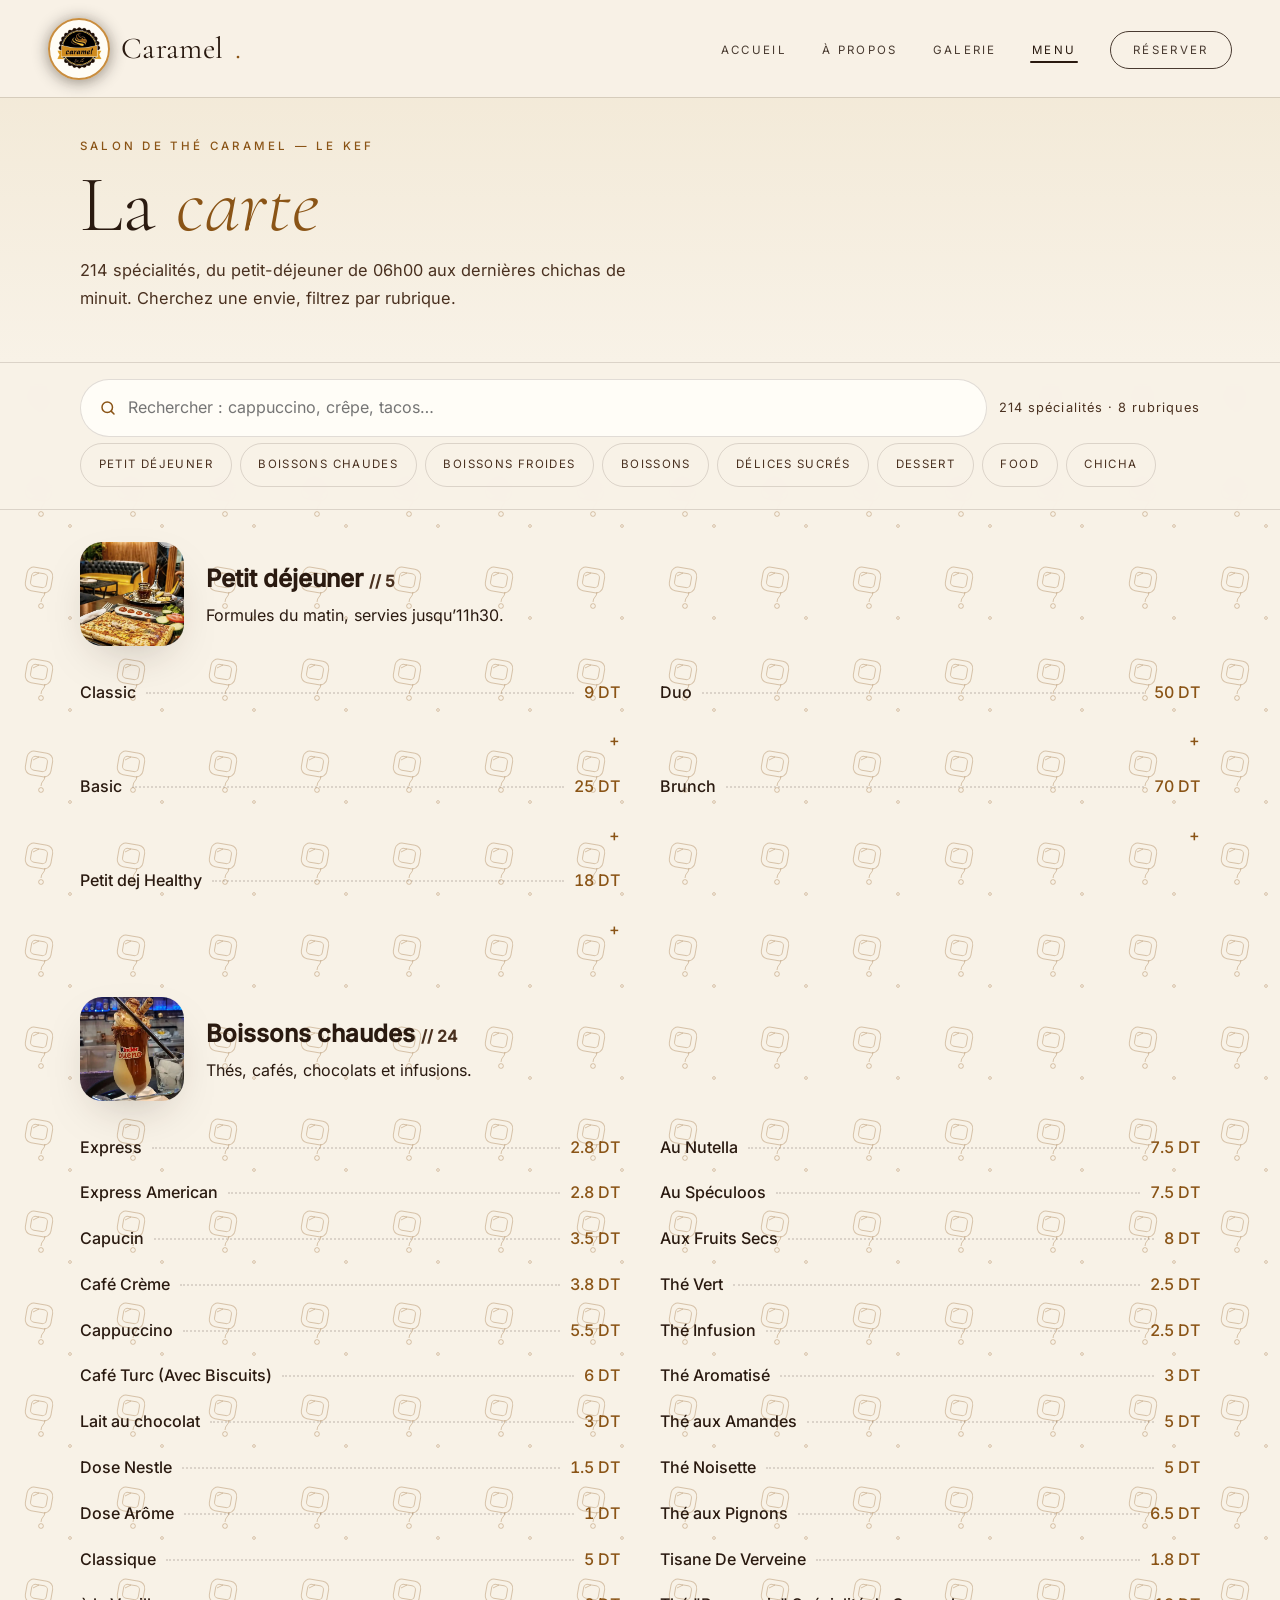
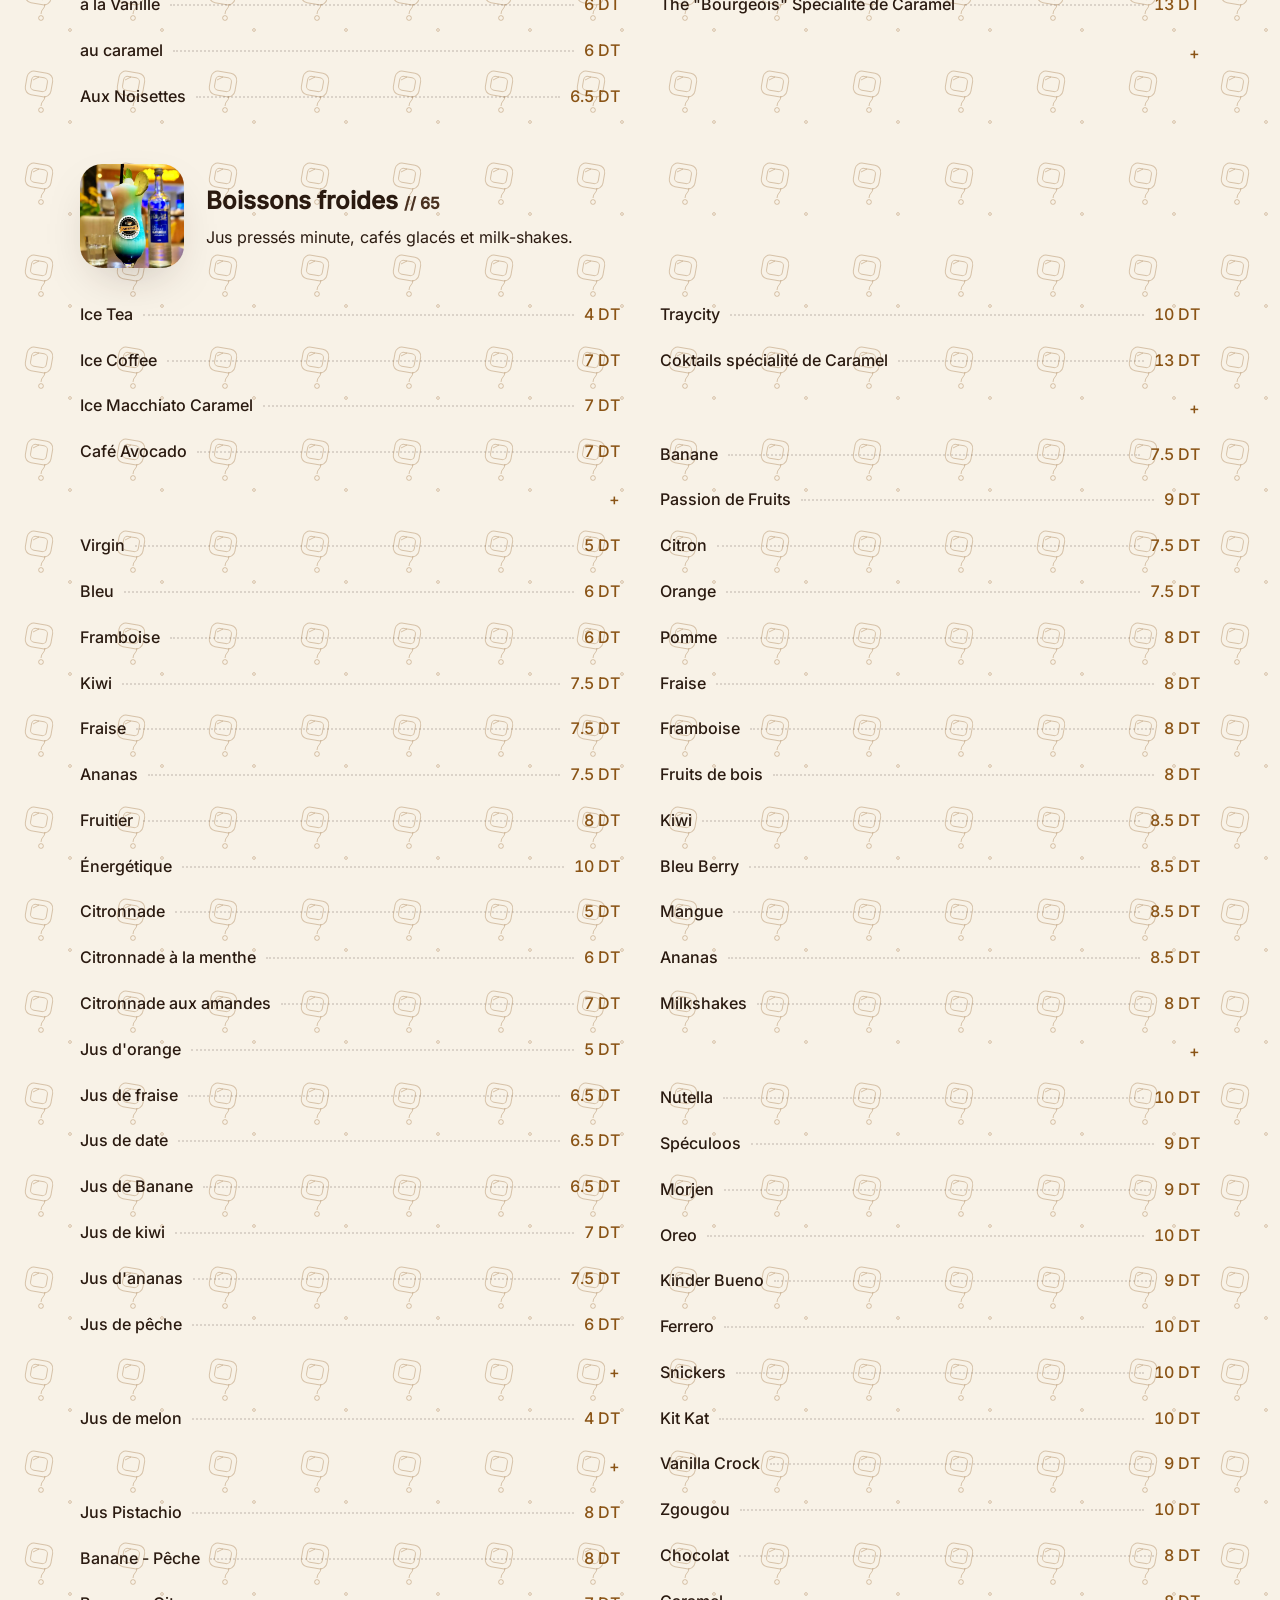
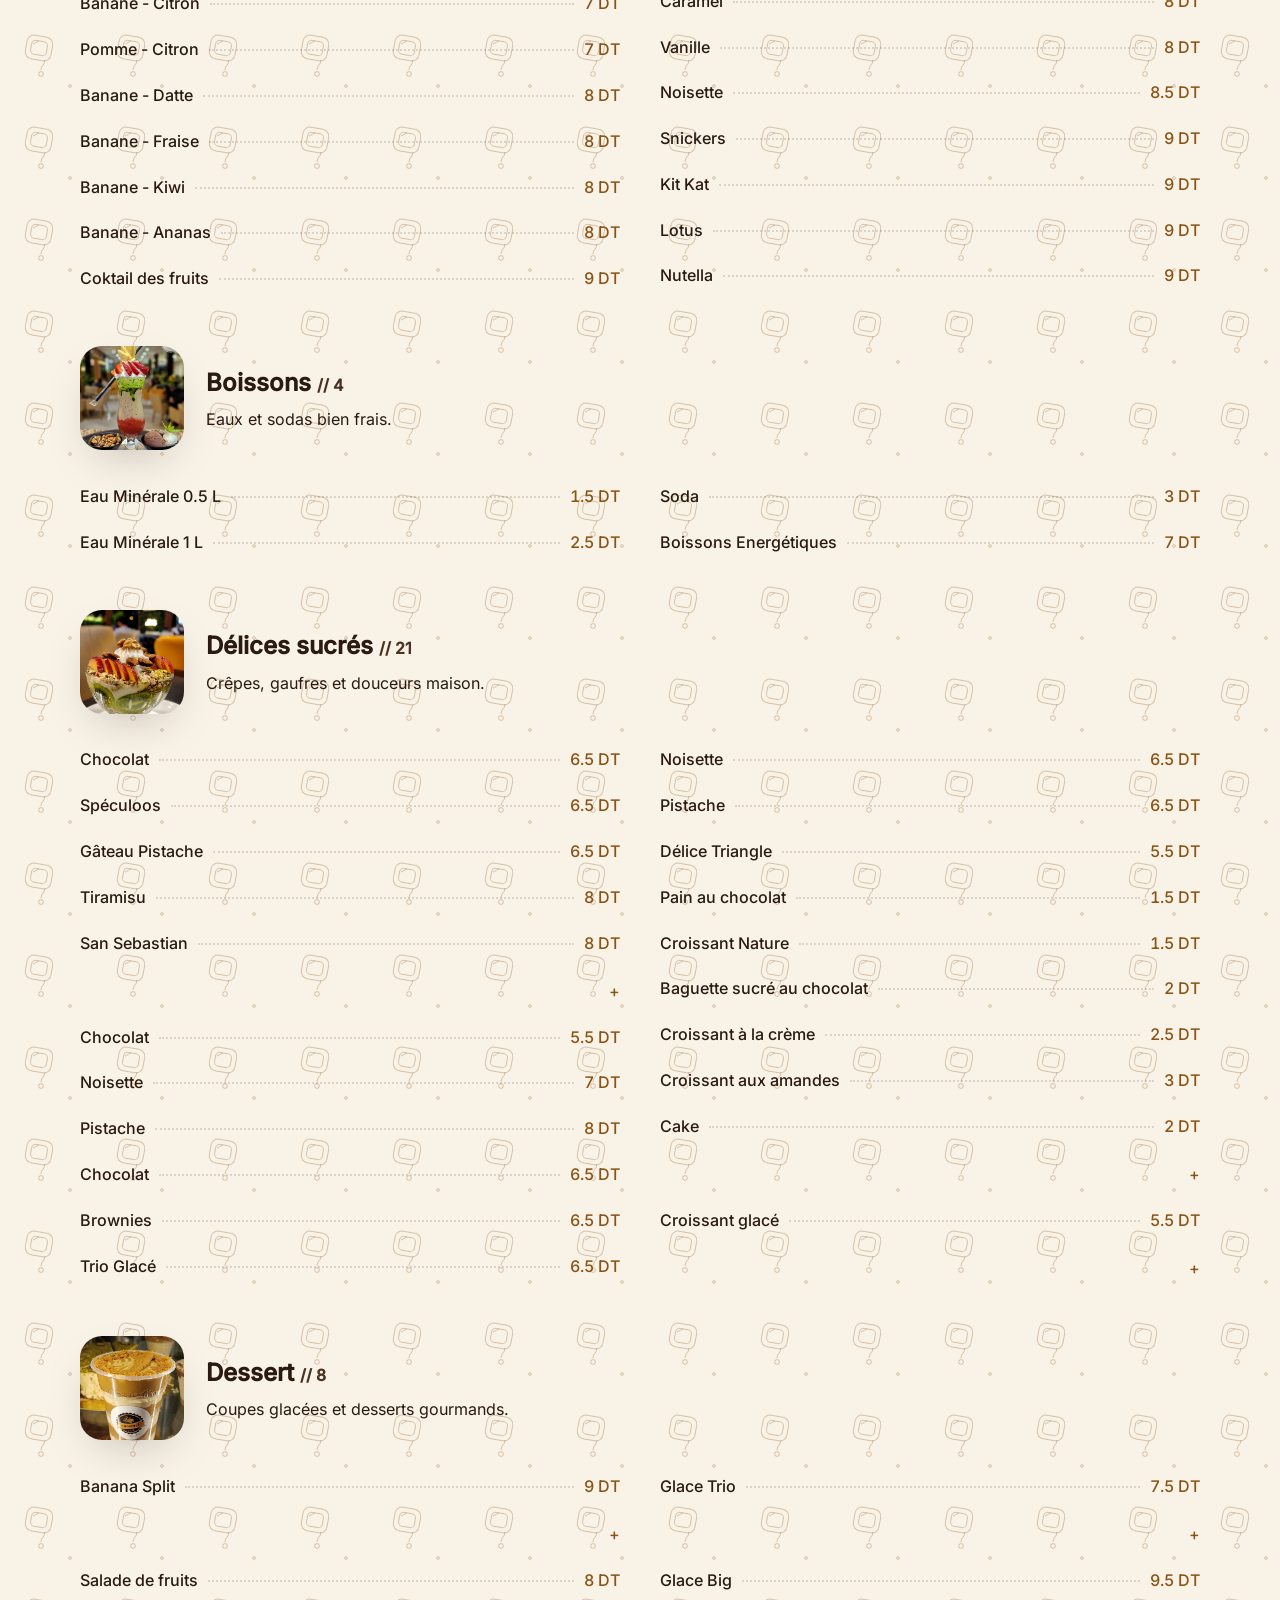
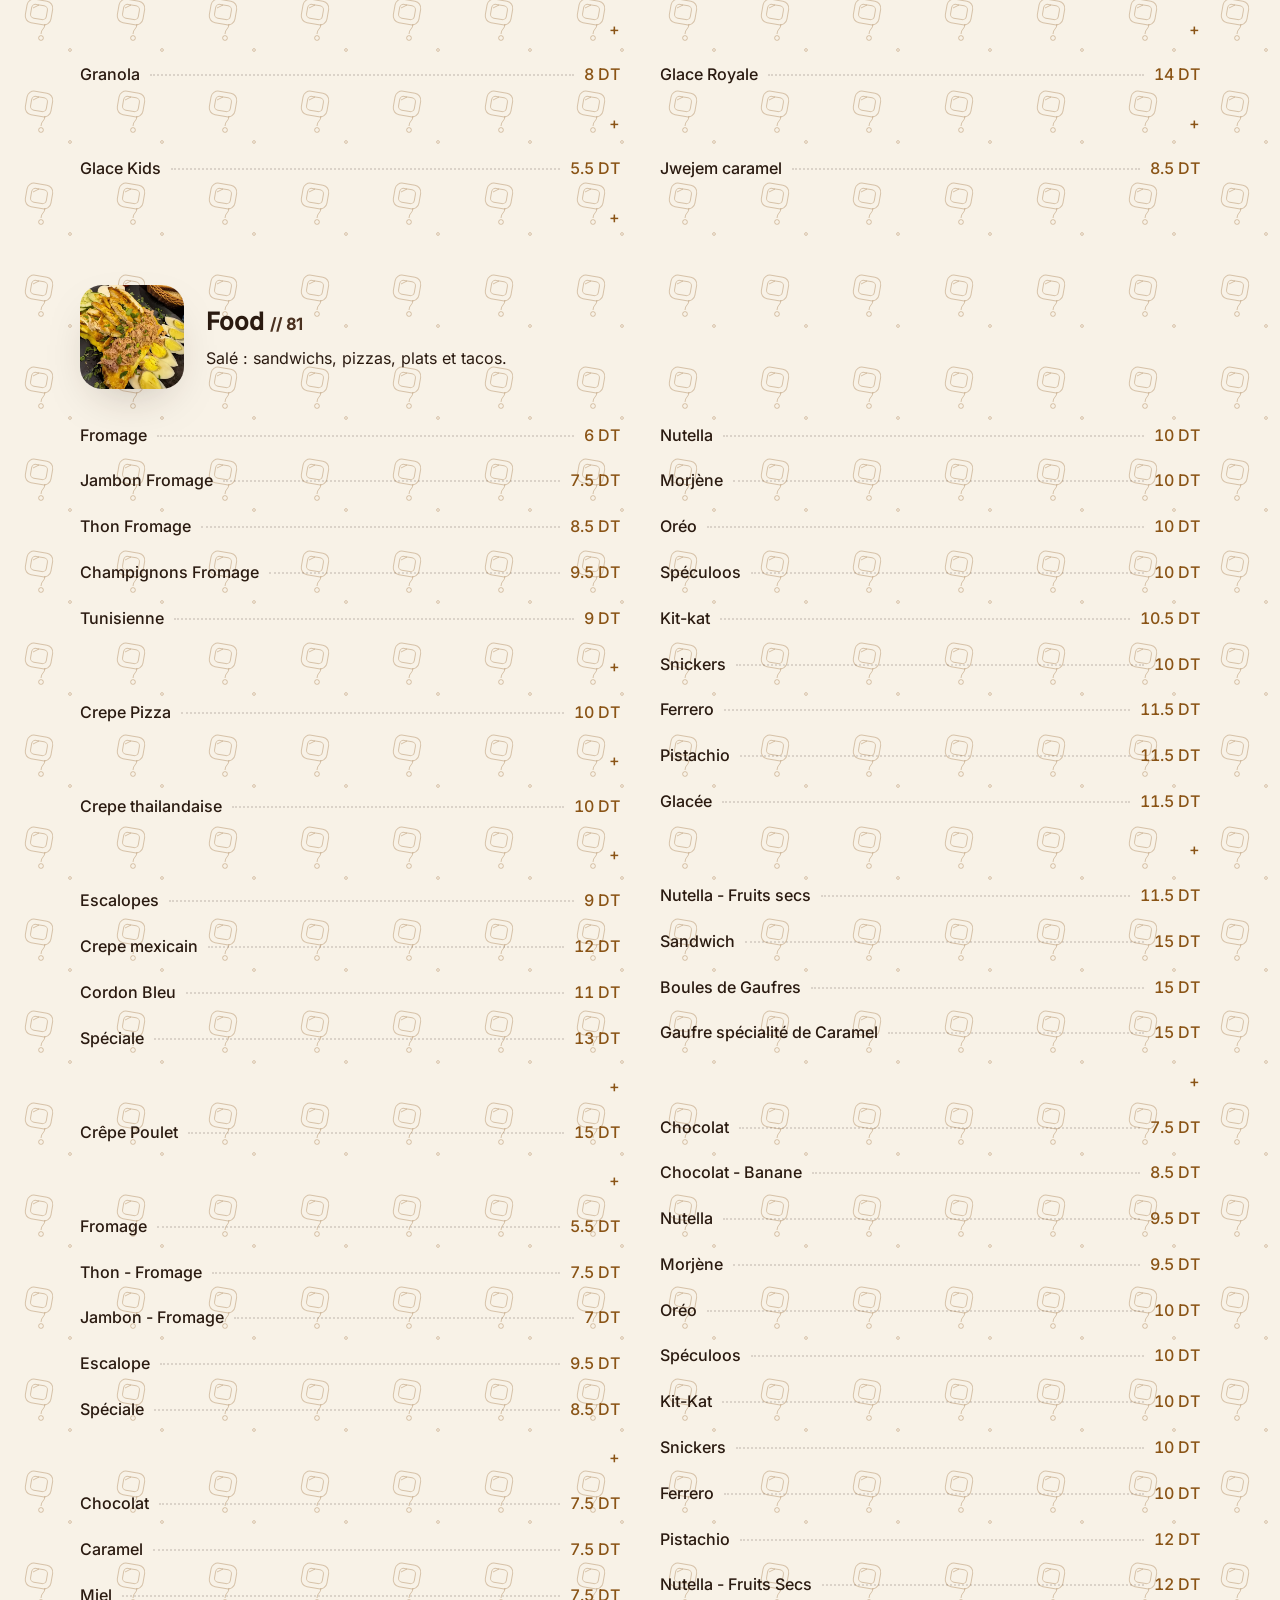
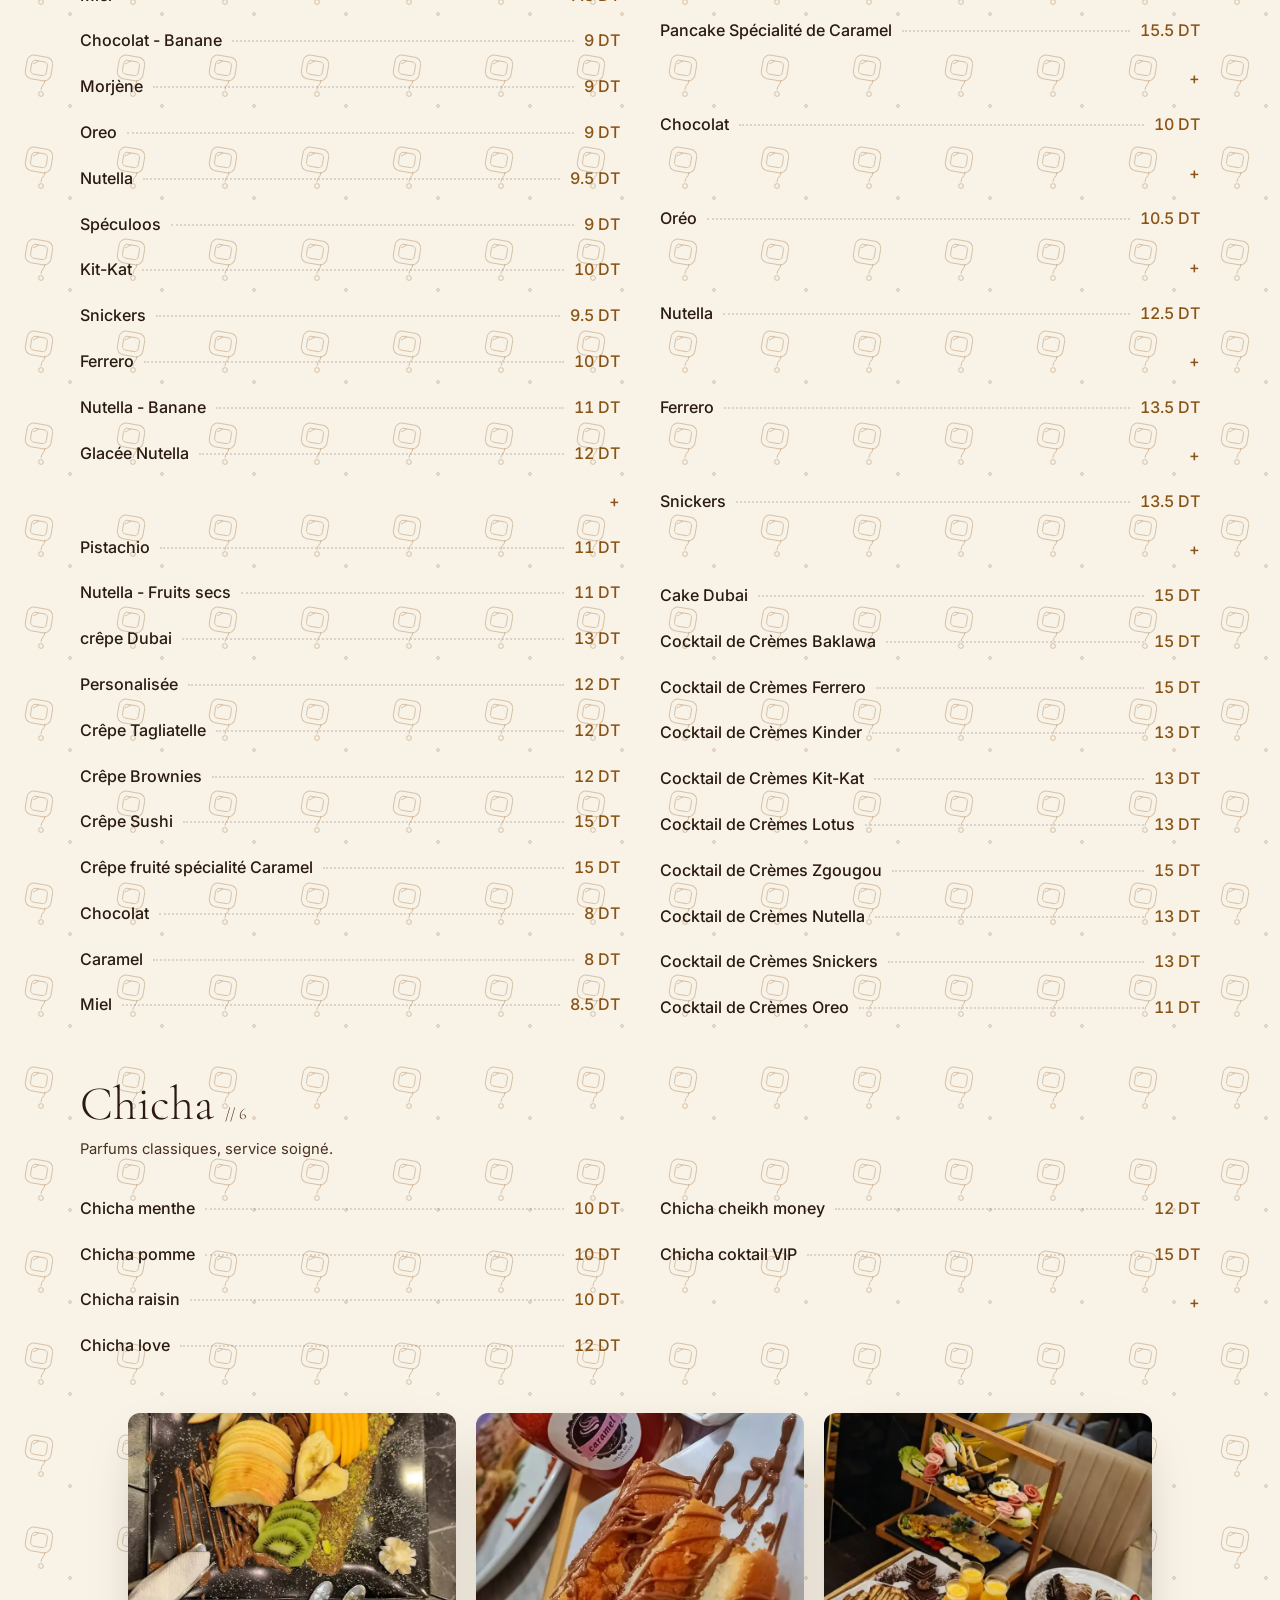
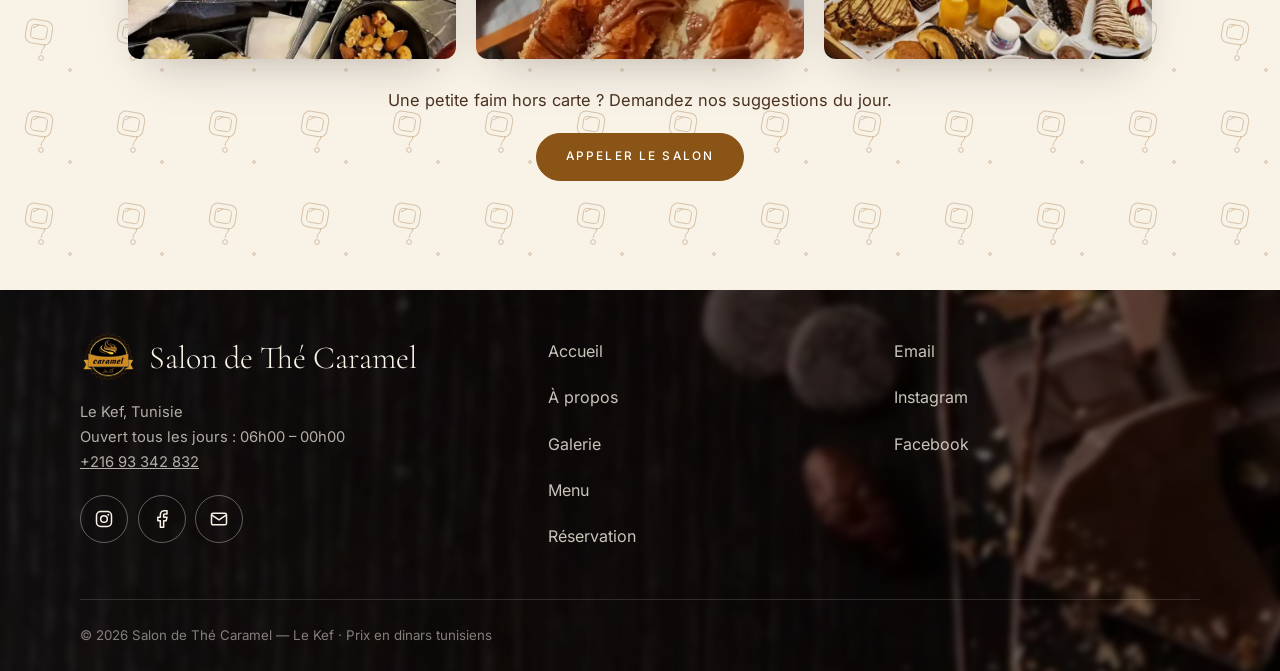
<file: m.html>
<!doctype html>
<html lang="fr">
<head>
  <meta charset="utf-8">
  <meta name="viewport" content="width=device-width,initial-scale=1">
  <title>Menu — Salon de Thé Caramel, Le Kef</title>
  <meta name="description" content="La carte du Salon de Thé Caramel : petits-déjeuners, boissons chaudes et froides, délices sucrés, desserts, food et chicha. 214 spécialités.">
  <meta name="theme-color" content="#2a1a10">
  <meta property="og:type" content="website">
  <meta property="og:locale" content="fr_FR">
  <meta property="og:title" content="Menu — Salon de Thé Caramel, Le Kef">
  <meta property="og:image" content="images/hero-poster.webp">
  <link rel="icon" type="image/svg+xml" href="images/favicon.svg?v=3">
  <link rel="icon" type="image/png" sizes="32x32" href="images/favicon-32.png?v=3">
  <link rel="icon" type="image/png" sizes="16x16" href="images/favicon-16.png?v=3">
  <link rel="shortcut icon" href="images/favicon.ico?v=3">
  <link rel="apple-touch-icon" href="images/apple-touch-icon.png?v=3">
  <link rel="manifest" href="site.webmanifest">
  <link rel="preload" href="assets/fonts/cormorant-garamond-latin-300-normal.woff2" as="font" type="font/woff2" crossorigin>
  <link rel="preload" href="assets/fonts/inter-latin-400-normal.woff2" as="font" type="font/woff2" crossorigin>
  <link rel="stylesheet" href="assets/site.css?v=46">
</head>
<body>
  <nav class="nav" aria-label="Navigation principale">
    <div class="bar">
      <a class="logo" href="index.html"><img src="images/logo.webp" width="62" height="62" alt="">Caramel<span>.</span></a>
      <ul id="menu">
        <li><a class="l" href="index.html">Accueil</a></li>
        <li><a class="l" href="prop.html">À propos</a></li>
        <li><a class="l" href="gallery.html">Galerie</a></li>
        <li><a class="l on" aria-current="page" href="m.html">Menu</a></li>
        <li><a class="l cta" href="resrv.html">Réserver</a></li>
        <li class="m-foot">
          <a class="btn solid" href="tel:+21693342832">+216 93 342 832</a>
          <p>Ouvert 06h00 – 00h00 · Le Kef</p>
          <div class="socials">
            <a class="soc" href="https://www.instagram.com/caramel.lekef/" target="_blank" rel="noopener" aria-label="Instagram"><svg viewBox="0 0 24 24" fill="none" stroke="currentColor" stroke-width="1.8"><rect x="3" y="3" width="18" height="18" rx="5"/><circle cx="12" cy="12" r="4"/><circle cx="17.2" cy="6.8" r="1.2" fill="currentColor" stroke="none"/></svg></a>
            <a class="soc" href="https://www.facebook.com/people/Caramel-Salon-De-Th%C3%A9/61559741768188/" target="_blank" rel="noopener" aria-label="Facebook"><svg viewBox="0 0 24 24" fill="none" stroke="currentColor" stroke-width="1.8" stroke-linecap="round" stroke-linejoin="round"><path d="M18 2h-3a5 5 0 0 0-5 5v3H7v4h3v8h4v-8h3l1-4h-4V7a1 1 0 0 1 1-1h3z"/></svg></a>
            <a class="soc" href="mailto:Contact.salondethecaramel@gmail.com" aria-label="Email"><svg viewBox="0 0 24 24" fill="none" stroke="currentColor" stroke-width="1.8"><rect x="3" y="5" width="18" height="14" rx="2"/><path d="m3 7 9 6 9-6"/></svg></a>
          </div>
        </li>
      </ul>
      <button class="burger" aria-expanded="false" aria-controls="menu" aria-label="Ouvrir le menu">☰</button>
    </div>
  </nav>

  <header class="page-hero">
    <div class="wrap">
      <p class="k">Salon de Thé Caramel — Le Kef</p>
      <h1 class="d">La <em>carte</em></h1>
      <p class="lead">214 spécialités, du petit-déjeuner de 06h00 aux dernières chichas de minuit. Cherchez une envie, filtrez par rubrique.</p>
    </div>
  </header>

  <div data-menu>
    <div class="menu-tools">
      <div class="wrap row">
        <label class="search">
          <svg viewBox="0 0 24 24" fill="none" stroke="currentColor" stroke-width="2" stroke-linecap="round"><circle cx="11" cy="11" r="7"/><path d="m20 20-3.5-3.5"/></svg>
          <input id="q" type="search" placeholder="Rechercher : cappuccino, crêpe, tacos…" aria-label="Rechercher dans le menu" autocomplete="off">
        </label>
        <span class="count" id="count" role="status"></span>
      </div>
      <div class="wrap">
        <nav class="cats" aria-label="Rubriques">
          <a href="#pdej">Petit déjeuner</a><a href="#chaud">Boissons chaudes</a><a href="#froid">Boissons froides</a><a href="#boisson">Boissons</a><a href="#delice">Délices sucrés</a><a href="#dessert">Dessert</a><a href="#food">Food</a><a href="#chicha">Chicha</a>
        </nav>
      </div>
    </div>

    <main class="wrap">
<section class="mc" id="pdej"><div class="mc-head"><img src="images/t/n2-sale-264489.webp" width="800" height="1142" alt="Crêpe salée et thé du matin" loading="lazy" decoding="async"><div><h2>Petit déjeuner <span style="font-size:1rem;color:var(--choc-2)">// 5</span></h2><p class="sub">Formules du matin, servies jusqu’11h30.</p></div></div><div class="cols"><div class="mi"><b>Classic</b><i></i><span>9 DT</span><p>Café au choix, pain au chocolat, jus au choix (orange / citron / fraise) eau minérale 0,5 L.</p></div><div class="mi"><b>Basic</b><i></i><span>25 DT</span><p>1 Café au choix, jus au choix (orange / citron / fraises) ,eau minérale 0,5 L, Viennoiserie (croissant nature ou pain au chocolat), Omelette, 2 tranches de cake, yaourt, toast avec des tartines (beurre, confiture, chocolat) , 1 mini crêpe, 1 mini salade de fruits</p></div><div class="mi"><b>Petit dej Healthy</b><i></i><span>18 DT</span><p>1 Café au choix, jus au choix (orange/banane) charcuterie ,Gouta, miel, omelette ,granola, eau minérale 0,5 L ,pain complet.</p></div><div class="mi"><b>Duo</b><i></i><span>50 DT</span><p>2 Cafés aux choix, 2 jus aux choix (orange / citron / fraise), 2 eaux minéraux 0,5L, charcuterie, viennoiseries ( 2 croissants nature ou 2 pains au chocolat),Omelette, 4 tranches de cake, 2 yaourts, toasts et des tartines ( beurre, confiture, chocolat) 2 mini crêpes aux choix, 2 mini salades de fruits, 2 gâteaux soirée.</p></div><div class="mi"><b>Brunch</b><i></i><span>70 DT</span><p>2 cafés aux choix, 2 gâteaux soirée, 2 jus aux choix ( orange / citron / fraise). 1L eau minérale, charcuterie + viennoiseries ( 2 croissants nature ou 2 pains au chocolat ),omelette, gouta, 4 tranches de cake, 2 mini crêpes aux choix, 2 yaourts,2 mini salades de fruits, 2 croissants salés, petits pains, des tartines ( beurre, confiture, chocolat, miel), 2 pièces de cordon bleu nuggets, ojja, frites.</p></div></div></section>
<section class="mc" id="chaud"><div class="mc-head"><img src="images/t/n2-coffee-106717.webp" width="737" height="1200" alt="Café de caractère" loading="lazy" decoding="async"><div><h2>Boissons chaudes <span style="font-size:1rem;color:var(--choc-2)">// 24</span></h2><p class="sub">Thés, cafés, chocolats et infusions.</p></div></div><div class="cols"><div class="mi"><b>Express</b><i></i><span>2.8 DT</span></div><div class="mi"><b>Express American</b><i></i><span>2.8 DT</span></div><div class="mi"><b>Capucin</b><i></i><span>3.5 DT</span></div><div class="mi"><b>Café Crème</b><i></i><span>3.8 DT</span></div><div class="mi"><b>Cappuccino</b><i></i><span>5.5 DT</span></div><div class="mi"><b>Café Turc (Avec Biscuits)</b><i></i><span>6 DT</span></div><div class="mi"><b>Lait au chocolat</b><i></i><span>3 DT</span></div><div class="mi"><b>Dose Nestle</b><i></i><span>1.5 DT</span></div><div class="mi"><b>Dose Arôme</b><i></i><span>1 DT</span></div><div class="mi"><b>Classique</b><i></i><span>5 DT</span></div><div class="mi"><b>à la Vanille</b><i></i><span>6 DT</span></div><div class="mi"><b>au caramel</b><i></i><span>6 DT</span></div><div class="mi"><b>Aux Noisettes</b><i></i><span>6.5 DT</span></div><div class="mi"><b>Au Nutella</b><i></i><span>7.5 DT</span></div><div class="mi"><b>Au Spéculoos</b><i></i><span>7.5 DT</span></div><div class="mi"><b>Aux Fruits Secs</b><i></i><span>8 DT</span></div><div class="mi"><b>Thé Vert</b><i></i><span>2.5 DT</span></div><div class="mi"><b>Thé Infusion</b><i></i><span>2.5 DT</span></div><div class="mi"><b>Thé Aromatisé</b><i></i><span>3 DT</span></div><div class="mi"><b>Thé aux Amandes</b><i></i><span>5 DT</span></div><div class="mi"><b>Thé Noisette</b><i></i><span>5 DT</span></div><div class="mi"><b>Thé aux Pignons</b><i></i><span>6.5 DT</span></div><div class="mi"><b>Tisane De Verveine</b><i></i><span>1.8 DT</span></div><div class="mi"><b>Thé "Bourgeois" Spécialité de Caramel</b><i></i><span>13 DT</span><p>Théière avec 1 pièce baklawa + 3 Pièces makroudh + 1 Pièce kaak warka + Fruits secs</p></div></div></section>
<section class="mc" id="froid"><div class="mc-head"><img src="images/t/n2-jus-102631.webp" width="780" height="1200" alt="Jus pressé minute" loading="lazy" decoding="async"><div><h2>Boissons froides <span style="font-size:1rem;color:var(--choc-2)">// 65</span></h2><p class="sub">Jus pressés minute, cafés glacés et milk-shakes.</p></div></div><div class="cols"><div class="mi"><b>Ice Tea</b><i></i><span>4 DT</span></div><div class="mi"><b>Ice Coffee</b><i></i><span>7 DT</span></div><div class="mi"><b>Ice Macchiato Caramel</b><i></i><span>7 DT</span></div><div class="mi"><b>Café Avocado</b><i></i><span>7 DT</span><p>Avec 1 Boule de Glace au choix</p></div><div class="mi"><b>Virgin</b><i></i><span>5 DT</span></div><div class="mi"><b>Bleu</b><i></i><span>6 DT</span></div><div class="mi"><b>Framboise</b><i></i><span>6 DT</span></div><div class="mi"><b>Kiwi</b><i></i><span>7.5 DT</span></div><div class="mi"><b>Fraise</b><i></i><span>7.5 DT</span></div><div class="mi"><b>Ananas</b><i></i><span>7.5 DT</span></div><div class="mi"><b>Fruitier</b><i></i><span>8 DT</span></div><div class="mi"><b>Énergétique</b><i></i><span>10 DT</span></div><div class="mi"><b>Citronnade</b><i></i><span>5 DT</span></div><div class="mi"><b>Citronnade à la menthe</b><i></i><span>6 DT</span></div><div class="mi"><b>Citronnade aux amandes</b><i></i><span>7 DT</span></div><div class="mi"><b>Jus d&#x27;orange</b><i></i><span>5 DT</span></div><div class="mi"><b>Jus de fraise</b><i></i><span>6.5 DT</span></div><div class="mi"><b>Jus de date</b><i></i><span>6.5 DT</span></div><div class="mi"><b>Jus de Banane</b><i></i><span>6.5 DT</span></div><div class="mi"><b>Jus de kiwi</b><i></i><span>7 DT</span></div><div class="mi"><b>Jus d&#x27;ananas</b><i></i><span>7.5 DT</span></div><div class="mi"><b>Jus de pêche</b><i></i><span>6 DT</span><p>Saisonnière</p></div><div class="mi"><b>Jus de melon</b><i></i><span>4 DT</span><p>Saisonnière</p></div><div class="mi"><b>Jus Pistachio</b><i></i><span>8 DT</span></div><div class="mi"><b>Banane - Pêche</b><i></i><span>8 DT</span></div><div class="mi"><b>Banane - Citron</b><i></i><span>7 DT</span></div><div class="mi"><b>Pomme - Citron</b><i></i><span>7 DT</span></div><div class="mi"><b>Banane - Datte</b><i></i><span>8 DT</span></div><div class="mi"><b>Banane - Fraise</b><i></i><span>8 DT</span></div><div class="mi"><b>Banane - Kiwi</b><i></i><span>8 DT</span></div><div class="mi"><b>Banane - Ananas</b><i></i><span>8 DT</span></div><div class="mi"><b>Coktail des fruits</b><i></i><span>9 DT</span></div><div class="mi"><b>Traycity</b><i></i><span>10 DT</span></div><div class="mi"><b>Coktails spécialité de Caramel</b><i></i><span>13 DT</span><p>Fruits de saison + Fruits secs + Glace + Chantilly + Miel</p></div><div class="mi"><b>Banane</b><i></i><span>7.5 DT</span></div><div class="mi"><b>Passion de Fruits</b><i></i><span>9 DT</span></div><div class="mi"><b>Citron</b><i></i><span>7.5 DT</span></div><div class="mi"><b>Orange</b><i></i><span>7.5 DT</span></div><div class="mi"><b>Pomme</b><i></i><span>8 DT</span></div><div class="mi"><b>Fraise</b><i></i><span>8 DT</span></div><div class="mi"><b>Framboise</b><i></i><span>8 DT</span></div><div class="mi"><b>Fruits de bois</b><i></i><span>8 DT</span></div><div class="mi"><b>Kiwi</b><i></i><span>8.5 DT</span></div><div class="mi"><b>Bleu Berry</b><i></i><span>8.5 DT</span></div><div class="mi"><b>Mangue</b><i></i><span>8.5 DT</span></div><div class="mi"><b>Ananas</b><i></i><span>8.5 DT</span></div><div class="mi"><b>Milkshakes</b><i></i><span>8 DT</span><p>Chocolat ou Vanille ou Noisette ou Miel ou Fraise ou Pistache ou Chewing-gum ou Caramel</p></div><div class="mi"><b>Nutella</b><i></i><span>10 DT</span></div><div class="mi"><b>Spéculoos</b><i></i><span>9 DT</span></div><div class="mi"><b>Morjen</b><i></i><span>9 DT</span></div><div class="mi"><b>Oreo</b><i></i><span>10 DT</span></div><div class="mi"><b>Kinder Bueno</b><i></i><span>9 DT</span></div><div class="mi"><b>Ferrero</b><i></i><span>10 DT</span></div><div class="mi"><b>Snickers</b><i></i><span>10 DT</span></div><div class="mi"><b>Kit Kat</b><i></i><span>10 DT</span></div><div class="mi"><b>Vanilla Crock</b><i></i><span>9 DT</span></div><div class="mi"><b>Zgougou</b><i></i><span>10 DT</span></div><div class="mi"><b>Chocolat</b><i></i><span>8 DT</span></div><div class="mi"><b>Caramel</b><i></i><span>8 DT</span></div><div class="mi"><b>Vanille</b><i></i><span>8 DT</span></div><div class="mi"><b>Noisette</b><i></i><span>8.5 DT</span></div><div class="mi"><b>Snickers</b><i></i><span>9 DT</span></div><div class="mi"><b>Kit Kat</b><i></i><span>9 DT</span></div><div class="mi"><b>Lotus</b><i></i><span>9 DT</span></div><div class="mi"><b>Nutella</b><i></i><span>9 DT</span></div></div></section>
<section class="mc" id="boisson"><div class="mc-head"><img src="images/t/n2-jus-248074.webp" width="800" height="1067" alt="Boissons fraîches" loading="lazy" decoding="async"><div><h2>Boissons <span style="font-size:1rem;color:var(--choc-2)">// 4</span></h2><p class="sub">Eaux et sodas bien frais.</p></div></div><div class="cols"><div class="mi"><b>Eau Minérale 0.5 L</b><i></i><span>1.5 DT</span></div><div class="mi"><b>Eau Minérale 1 L</b><i></i><span>2.5 DT</span></div><div class="mi"><b>Soda</b><i></i><span>3 DT</span></div><div class="mi"><b>Boissons Energétiques</b><i></i><span>7 DT</span></div></div></section>
<section class="mc" id="delice"><div class="mc-head"><img src="images/t/n2-sucre-114927.webp" width="764" height="1200" alt="Douceur sucrée maison" loading="lazy" decoding="async"><div><h2>Délices sucrés <span style="font-size:1rem;color:var(--choc-2)">// 21</span></h2><p class="sub">Crêpes, gaufres et douceurs maison.</p></div></div><div class="cols"><div class="mi"><b>Chocolat</b><i></i><span>6.5 DT</span></div><div class="mi"><b>Spéculoos</b><i></i><span>6.5 DT</span></div><div class="mi"><b>Gâteau Pistache</b><i></i><span>6.5 DT</span></div><div class="mi"><b>Tiramisu</b><i></i><span>8 DT</span></div><div class="mi"><b>San Sebastian</b><i></i><span>8 DT</span><p>Chocolat Noisette / Spéculoos / Oreo</p></div><div class="mi"><b>Chocolat</b><i></i><span>5.5 DT</span></div><div class="mi"><b>Noisette</b><i></i><span>7 DT</span></div><div class="mi"><b>Pistache</b><i></i><span>8 DT</span></div><div class="mi"><b>Chocolat</b><i></i><span>6.5 DT</span></div><div class="mi"><b>Brownies</b><i></i><span>6.5 DT</span></div><div class="mi"><b>Trio Glacé</b><i></i><span>6.5 DT</span></div><div class="mi"><b>Noisette</b><i></i><span>6.5 DT</span></div><div class="mi"><b>Pistache</b><i></i><span>6.5 DT</span></div><div class="mi"><b>Délice Triangle</b><i></i><span>5.5 DT</span></div><div class="mi"><b>Pain au chocolat</b><i></i><span>1.5 DT</span></div><div class="mi"><b>Croissant Nature</b><i></i><span>1.5 DT</span></div><div class="mi"><b>Baguette sucré au chocolat</b><i></i><span>2 DT</span></div><div class="mi"><b>Croissant à la crème</b><i></i><span>2.5 DT</span></div><div class="mi"><b>Croissant aux amandes</b><i></i><span>3 DT</span></div><div class="mi"><b>Cake</b><i></i><span>2 DT</span><p>3 Tranches</p></div><div class="mi"><b>Croissant glacé</b><i></i><span>5.5 DT</span><p>2 Boules de glace , Nutella et garniture de fruits secs</p></div></div></section>
<section class="mc" id="dessert"><div class="mc-head"><img src="images/t/n2-cake-cups-432231.webp" width="800" height="1087" alt="Dessert en coupe" loading="lazy" decoding="async"><div><h2>Dessert <span style="font-size:1rem;color:var(--choc-2)">// 8</span></h2><p class="sub">Coupes glacées et desserts gourmands.</p></div></div><div class="cols"><div class="mi"><b>Banana Split</b><i></i><span>9 DT</span><p>3 Boules de glace + Fruits Secs + Chantilly</p></div><div class="mi"><b>Salade de fruits</b><i></i><span>8 DT</span><p>Fuits de Saison + 1 Boule de glace au choix + Chantilly</p></div><div class="mi"><b>Granola</b><i></i><span>8 DT</span><p>Yaourt Nature - Fuits - Avoine- Fruits Secs</p></div><div class="mi"><b>Glace Kids</b><i></i><span>5.5 DT</span><p>2 Boules de glace aux choix + Chantilly</p></div><div class="mi"><b>Glace Trio</b><i></i><span>7.5 DT</span><p>3 Boules de glace aux choix + Chantilly</p></div><div class="mi"><b>Glace Big</b><i></i><span>9.5 DT</span><p>4 Boules de glace aux choix + Chantilly</p></div><div class="mi"><b>Glace Royale</b><i></i><span>14 DT</span><p>4 Boules de glace aux choix + Chantilly + Salade de fruits + Fruits Secs</p></div><div class="mi"><b>Jwejem caramel</b><i></i><span>8.5 DT</span></div></div></section>
<section class="mc" id="food"><div class="mc-head"><img src="images/t/n2-sale-240074.webp" width="800" height="1008" alt="Assiette salée" loading="lazy" decoding="async"><div><h2>Food <span style="font-size:1rem;color:var(--choc-2)">// 81</span></h2><p class="sub">Salé : sandwichs, pizzas, plats et tacos.</p></div></div><div class="cols"><div class="mi"><b>Fromage</b><i></i><span>6 DT</span></div><div class="mi"><b>Jambon Fromage</b><i></i><span>7.5 DT</span></div><div class="mi"><b>Thon Fromage</b><i></i><span>8.5 DT</span></div><div class="mi"><b>Champignons Fromage</b><i></i><span>9.5 DT</span></div><div class="mi"><b>Tunisienne</b><i></i><span>9 DT</span><p>Thon + Oeuf + Fromage</p></div><div class="mi"><b>Crepe Pizza</b><i></i><span>10 DT</span><p>Thon + Sauce tomate + Fromage + Olive</p></div><div class="mi"><b>Crepe thailandaise</b><i></i><span>10 DT</span><p>Fromage + Jambon + Champignons</p></div><div class="mi"><b>Escalopes</b><i></i><span>9 DT</span></div><div class="mi"><b>Crepe mexicain</b><i></i><span>12 DT</span></div><div class="mi"><b>Cordon Bleu</b><i></i><span>11 DT</span></div><div class="mi"><b>Spéciale</b><i></i><span>13 DT</span><p>Thon + Jambon + Slice + Oeuf + Escalopes</p></div><div class="mi"><b>Crêpe Poulet</b><i></i><span>15 DT</span><p>Poulet + Champignons + Sauce Blanche + Fromage</p></div><div class="mi"><b>Fromage</b><i></i><span>5.5 DT</span></div><div class="mi"><b>Thon - Fromage</b><i></i><span>7.5 DT</span></div><div class="mi"><b>Jambon - Fromage</b><i></i><span>7 DT</span></div><div class="mi"><b>Escalope</b><i></i><span>9.5 DT</span></div><div class="mi"><b>Spéciale</b><i></i><span>8.5 DT</span><p>Thon + Fromage + Jambon + Slice</p></div><div class="mi"><b>Chocolat</b><i></i><span>7.5 DT</span></div><div class="mi"><b>Caramel</b><i></i><span>7.5 DT</span></div><div class="mi"><b>Miel</b><i></i><span>7.5 DT</span></div><div class="mi"><b>Chocolat - Banane</b><i></i><span>9 DT</span></div><div class="mi"><b>Morjène</b><i></i><span>9 DT</span></div><div class="mi"><b>Oreo</b><i></i><span>9 DT</span></div><div class="mi"><b>Nutella</b><i></i><span>9.5 DT</span></div><div class="mi"><b>Spéculoos</b><i></i><span>9 DT</span></div><div class="mi"><b>Kit-Kat</b><i></i><span>10 DT</span></div><div class="mi"><b>Snickers</b><i></i><span>9.5 DT</span></div><div class="mi"><b>Ferrero</b><i></i><span>10 DT</span></div><div class="mi"><b>Nutella - Banane</b><i></i><span>11 DT</span></div><div class="mi"><b>Glacée Nutella</b><i></i><span>12 DT</span><p>Nutella + 2 Boules de glace</p></div><div class="mi"><b>Pistachio</b><i></i><span>11 DT</span></div><div class="mi"><b>Nutella - Fruits secs</b><i></i><span>11 DT</span></div><div class="mi"><b>crêpe Dubai</b><i></i><span>13 DT</span></div><div class="mi"><b>Personalisée</b><i></i><span>12 DT</span></div><div class="mi"><b>Crêpe Tagliatelle</b><i></i><span>12 DT</span></div><div class="mi"><b>Crêpe Brownies</b><i></i><span>12 DT</span></div><div class="mi"><b>Crêpe Sushi</b><i></i><span>15 DT</span></div><div class="mi"><b>Crêpe fruité spécialité Caramel</b><i></i><span>15 DT</span></div><div class="mi"><b>Chocolat</b><i></i><span>8 DT</span></div><div class="mi"><b>Caramel</b><i></i><span>8 DT</span></div><div class="mi"><b>Miel</b><i></i><span>8.5 DT</span></div><div class="mi"><b>Nutella</b><i></i><span>10 DT</span></div><div class="mi"><b>Morjène</b><i></i><span>10 DT</span></div><div class="mi"><b>Oréo</b><i></i><span>10 DT</span></div><div class="mi"><b>Spéculoos</b><i></i><span>10 DT</span></div><div class="mi"><b>Kit-kat</b><i></i><span>10.5 DT</span></div><div class="mi"><b>Snickers</b><i></i><span>10 DT</span></div><div class="mi"><b>Ferrero</b><i></i><span>11.5 DT</span></div><div class="mi"><b>Pistachio</b><i></i><span>11.5 DT</span></div><div class="mi"><b>Glacée</b><i></i><span>11.5 DT</span><p>Nutella + 2 Boules de glace</p></div><div class="mi"><b>Nutella - Fruits secs</b><i></i><span>11.5 DT</span></div><div class="mi"><b>Sandwich</b><i></i><span>15 DT</span></div><div class="mi"><b>Boules de Gaufres</b><i></i><span>15 DT</span></div><div class="mi"><b>Gaufre spécialité de Caramel</b><i></i><span>15 DT</span><p>Nutella + Caramel + Miel + Banane + Fruits secs + Chantilly</p></div><div class="mi"><b>Chocolat</b><i></i><span>7.5 DT</span></div><div class="mi"><b>Chocolat - Banane</b><i></i><span>8.5 DT</span></div><div class="mi"><b>Nutella</b><i></i><span>9.5 DT</span></div><div class="mi"><b>Morjène</b><i></i><span>9.5 DT</span></div><div class="mi"><b>Oréo</b><i></i><span>10 DT</span></div><div class="mi"><b>Spéculoos</b><i></i><span>10 DT</span></div><div class="mi"><b>Kit-Kat</b><i></i><span>10 DT</span></div><div class="mi"><b>Snickers</b><i></i><span>10 DT</span></div><div class="mi"><b>Ferrero</b><i></i><span>10 DT</span></div><div class="mi"><b>Pistachio</b><i></i><span>12 DT</span></div><div class="mi"><b>Nutella - Fruits Secs</b><i></i><span>12 DT</span></div><div class="mi"><b>Pancake Spécialité de Caramel</b><i></i><span>15.5 DT</span><p>Nutella + Caramel + Miel + Banane + Fruits Secs + Chantilly</p></div><div class="mi"><b>Chocolat</b><i></i><span>10 DT</span><p>Chocolat + Banane + Crème spécial + Caramel + Miel + Glace chocolat + Fruits secs</p></div><div class="mi"><b>Oréo</b><i></i><span>10.5 DT</span><p>Tartiner Oréo + Crème spécial + Biscuits croquants + Glace chocolat + Glace vanille + Fruits secs</p></div><div class="mi"><b>Nutella</b><i></i><span>12.5 DT</span><p>Nutella + Banane + Crème spécial + Biscuits + Fruits secs + Glace chocolat</p></div><div class="mi"><b>Ferrero</b><i></i><span>13.5 DT</span><p>Tartiner Ferrero + Crème spécial + Biscuits croquants + Glace chocolat + Glace vanille + Fruits secs</p></div><div class="mi"><b>Snickers</b><i></i><span>13.5 DT</span><p>Tartiner Snickers + Crème spécial + Biscuits croquants + Glace chocolat + Glace vanille + Fruits secs</p></div><div class="mi"><b>Cake Dubai</b><i></i><span>15 DT</span></div><div class="mi"><b>Cocktail de Crèmes Baklawa</b><i></i><span>15 DT</span></div><div class="mi"><b>Cocktail de Crèmes Ferrero</b><i></i><span>15 DT</span></div><div class="mi"><b>Cocktail de Crèmes Kinder</b><i></i><span>13 DT</span></div><div class="mi"><b>Cocktail de Crèmes Kit-Kat</b><i></i><span>13 DT</span></div><div class="mi"><b>Cocktail de Crèmes Lotus</b><i></i><span>13 DT</span></div><div class="mi"><b>Cocktail de Crèmes Zgougou</b><i></i><span>15 DT</span></div><div class="mi"><b>Cocktail de Crèmes Nutella</b><i></i><span>13 DT</span></div><div class="mi"><b>Cocktail de Crèmes Snickers</b><i></i><span>13 DT</span></div><div class="mi"><b>Cocktail de Crèmes Oreo</b><i></i><span>11 DT</span></div></div></section>
<section class="mc" id="chicha"><h2>Chicha <span style="font-size:1rem;color:var(--choc-2)">// 6</span></h2><p class="sub">Parfums classiques, service soigné.</p><div class="cols"><div class="mi"><b>Chicha menthe</b><i></i><span>10 DT</span></div><div class="mi"><b>Chicha pomme</b><i></i><span>10 DT</span></div><div class="mi"><b>Chicha raisin</b><i></i><span>10 DT</span></div><div class="mi"><b>Chicha love</b><i></i><span>12 DT</span></div><div class="mi"><b>Chicha cheikh money</b><i></i><span>12 DT</span></div><div class="mi"><b>Chicha coktail VIP</b><i></i><span>15 DT</span><p>Cocktail des goûts - Glaçons - Ambiance lumineuse - Salade de fruits</p></div></div></section>
      <div class="no-result" id="empty">
        <h2 class="d">Rien trouvé… <em>pour cette fois</em></h2>
        <p>Essayez « thé », « jus », « crêpe » — ou appelez-nous au <a href="tel:+21693342832">+216 93 342 832</a>, on vous conseille.</p>
      </div>
      <div class="wrap">
        <div class="menu-boards rv">
          <img src="images/t/n2-menus-356281.webp" width="770" height="1200" alt="Assiette de fruits et crêpe" loading="lazy" decoding="async">
          <img src="images/t/n2-menus-082989.webp" width="758" height="1200" alt="Ardoise des menus Caramel" loading="lazy" decoding="async">
          <img src="images/t/n2-menus-327082.webp" width="800" height="1014" alt="Carte du salon" loading="lazy" decoding="async">
        </div>
      </div>
      <div class="center" style="padding-bottom:4rem">
        <p class="lead" style="margin-inline:auto">Une petite faim hors carte ? Demandez nos suggestions du jour.</p>
        <a class="btn solid" href="tel:+21693342832">Appeler le salon</a>
      </div>
    </main>
  </div>

  <footer class="foot">
    <div class="wrap">
      <div class="grid">
        <div>
          <div class="brand"><img src="images/logo.webp" width="62" height="62" alt="Logo Salon de Thé Caramel">Salon de Thé Caramel</div>
          <p>Le Kef, Tunisie<br>Ouvert tous les jours : 06h00 – 00h00<br><a href="tel:+21693342832">+216 93 342 832</a></p>
          <div class="socials">
            <a class="soc" href="https://www.instagram.com/caramel.lekef/" target="_blank" rel="noopener" aria-label="Caramel sur Instagram"><svg viewBox="0 0 24 24" fill="none" stroke="currentColor" stroke-width="1.8"><rect x="3" y="3" width="18" height="18" rx="5"/><circle cx="12" cy="12" r="4"/><circle cx="17.2" cy="6.8" r="1.2" fill="currentColor" stroke="none"/></svg></a>
            <a class="soc" href="https://www.facebook.com/people/Caramel-Salon-De-Th%C3%A9/61559741768188/" target="_blank" rel="noopener" aria-label="Caramel sur Facebook"><svg viewBox="0 0 24 24" fill="none" stroke="currentColor" stroke-width="1.8" stroke-linecap="round" stroke-linejoin="round"><path d="M18 2h-3a5 5 0 0 0-5 5v3H7v4h3v8h4v-8h3l1-4h-4V7a1 1 0 0 1 1-1h3z"/></svg></a>
            <a class="soc" href="mailto:Contact.salondethecaramel@gmail.com" aria-label="Écrire à Caramel"><svg viewBox="0 0 24 24" fill="none" stroke="currentColor" stroke-width="1.8"><rect x="3" y="5" width="18" height="14" rx="2"/><path d="m3 7 9 6 9-6"/></svg></a>
          </div>
        </div>
        <nav aria-label="Pages">
          <a href="index.html">Accueil</a><a href="prop.html">À propos</a><a href="gallery.html">Galerie</a><a href="m.html">Menu</a><a href="resrv.html">Réservation</a>
        </nav>
        <nav aria-label="Contact">
          <a href="mailto:Contact.salondethecaramel@gmail.com">Email</a>
          <a href="https://www.instagram.com/caramel.lekef/" target="_blank" rel="noopener">Instagram</a>
          <a href="https://www.facebook.com/people/Caramel-Salon-De-Th%C3%A9/61559741768188/" target="_blank" rel="noopener">Facebook</a>
        </nav>
      </div>
      <small>© <span data-year>2026</span> Salon de Thé Caramel — Le Kef · Prix en dinars tunisiens</small>
    </div>
  </footer>
  <script src="assets/site.js?v=28"></script>
</body>
</html>
</file>
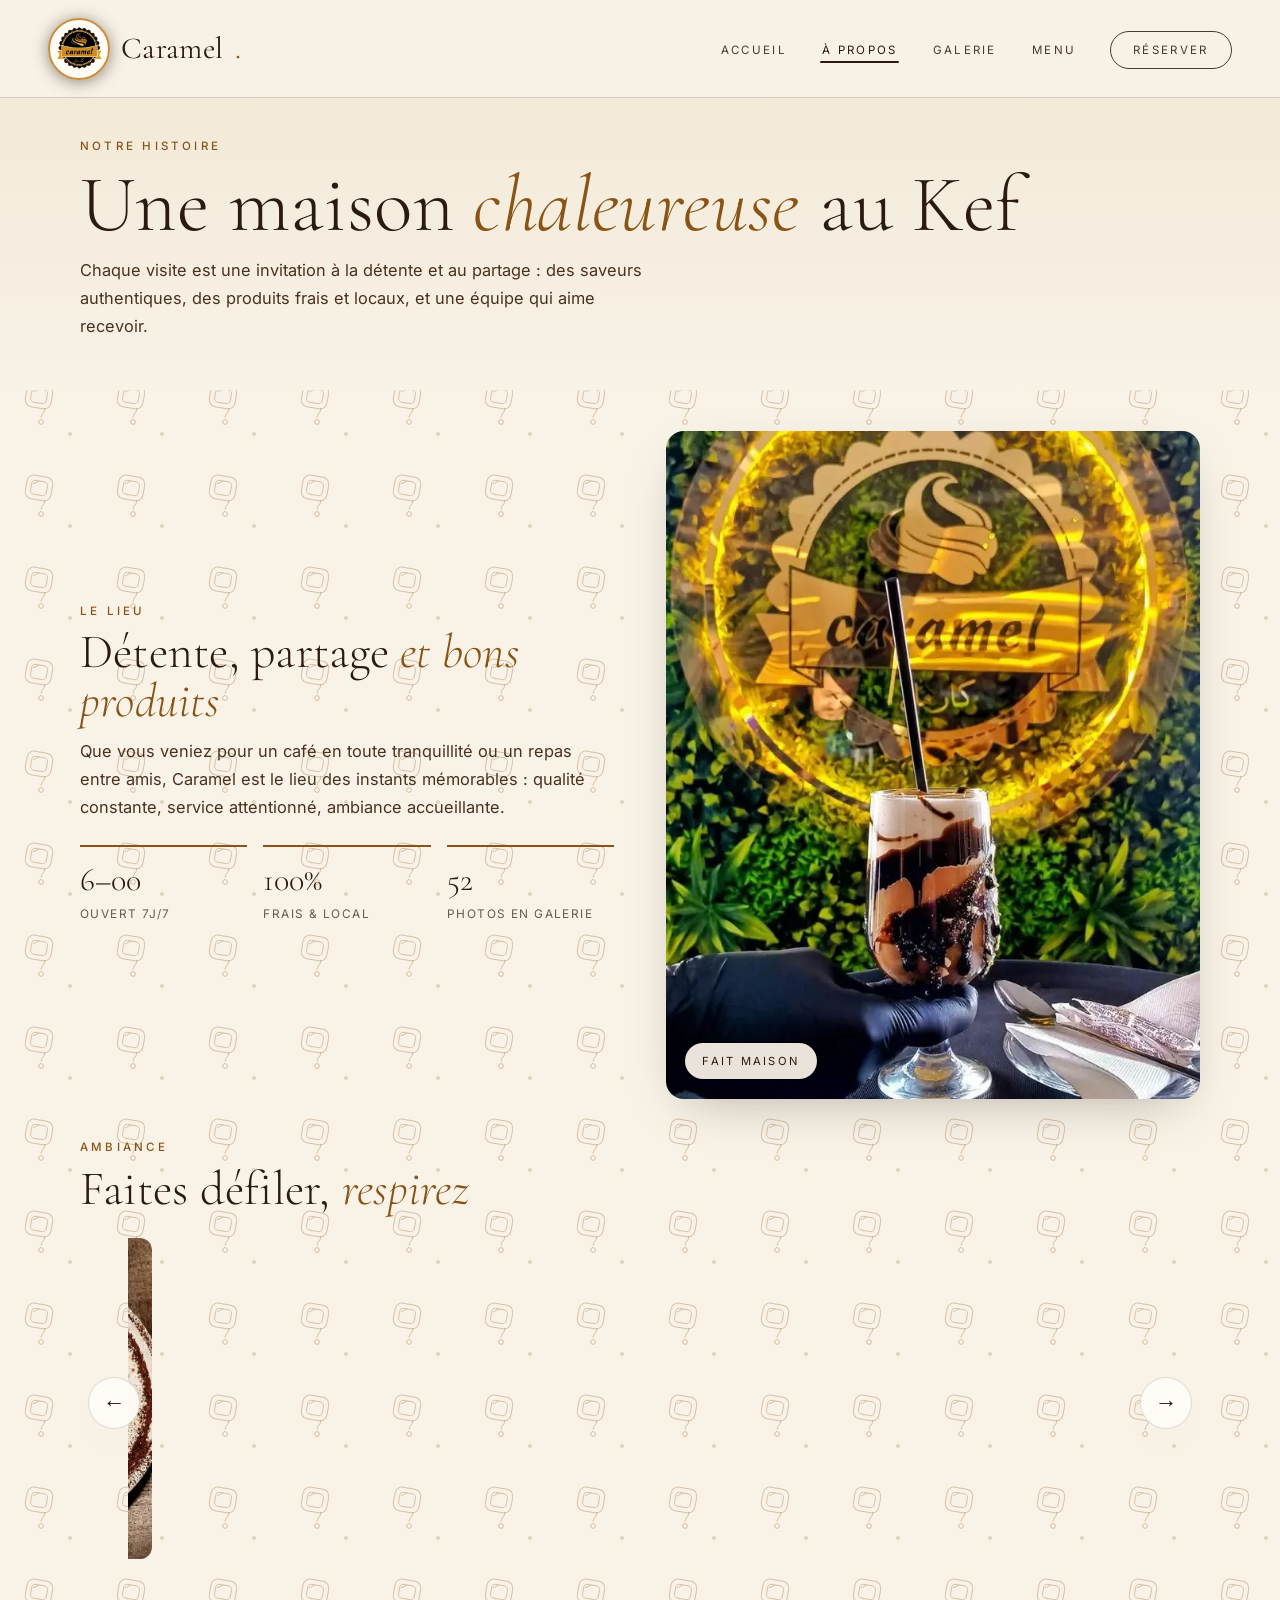
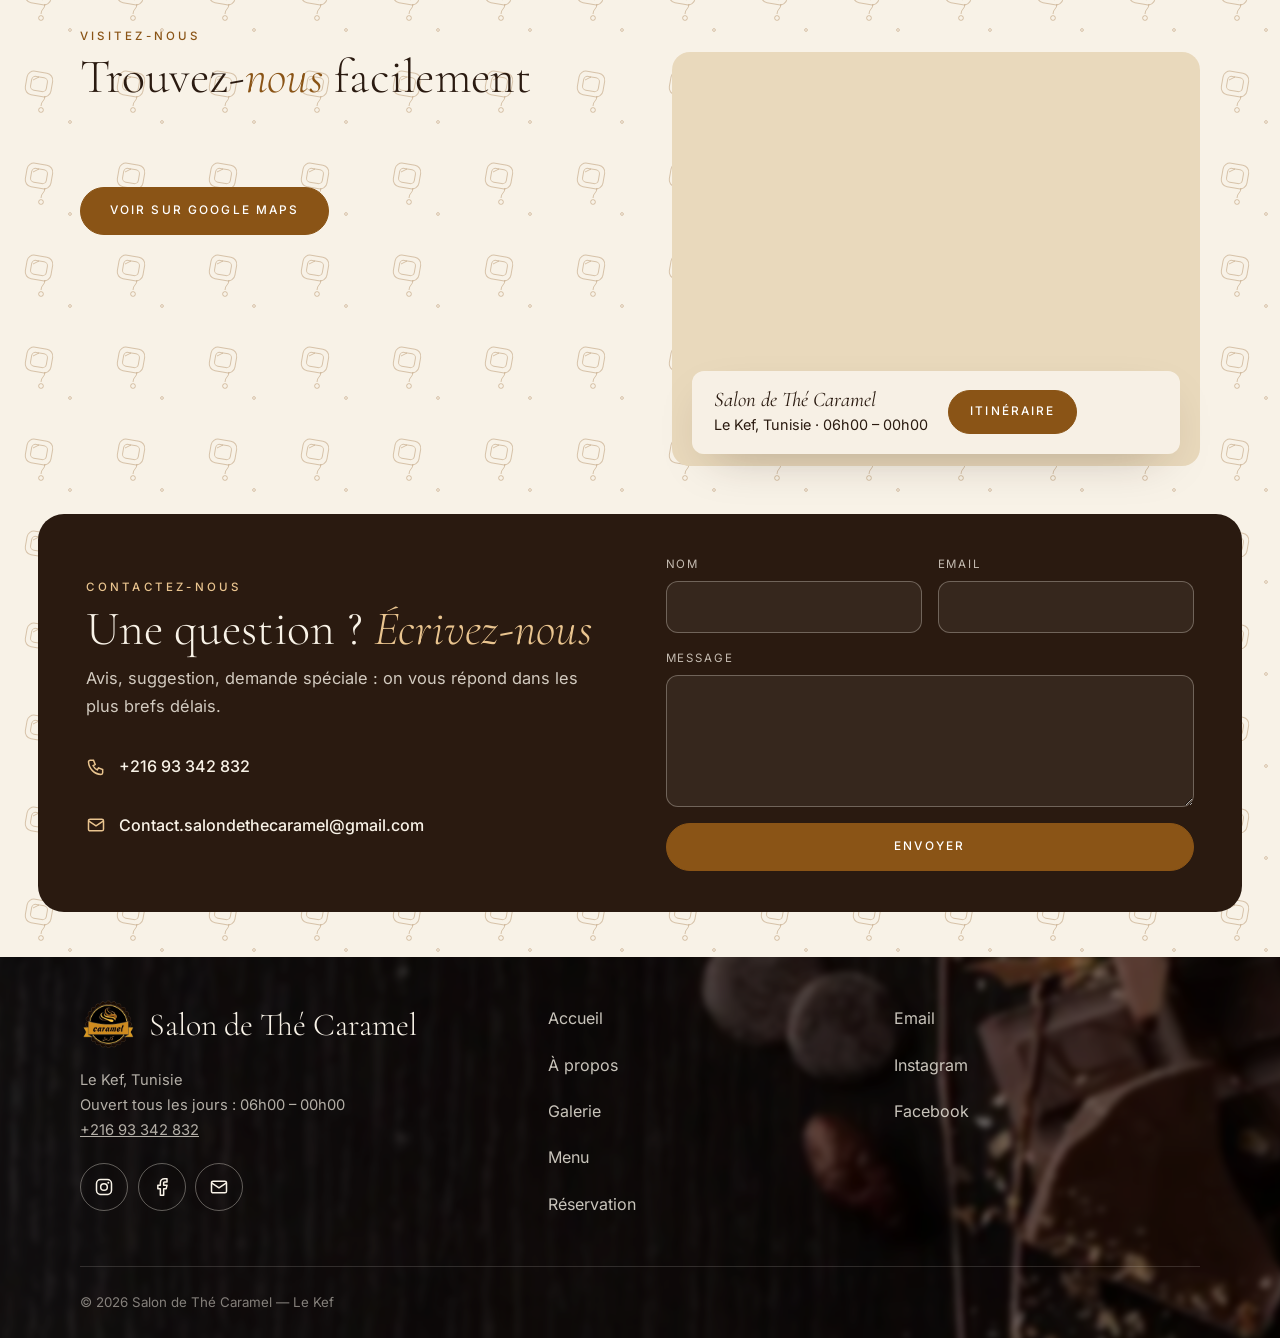
<file: prop.html>
<!doctype html>
<html lang="fr">
<head>
  <meta charset="utf-8">
  <meta name="viewport" content="width=device-width,initial-scale=1">
  <title>À propos — Salon de Thé Caramel, Le Kef</title>
  <meta name="description" content="L’histoire du Salon de Thé Caramel au Kef : produits frais et locaux, cuisine soignée, ambiance chaleureuse. Trouvez-nous et écrivez-nous.">
  <meta name="theme-color" content="#2a1a10">
  <meta property="og:type" content="website">
  <meta property="og:locale" content="fr_FR">
  <meta property="og:title" content="À propos — Salon de Thé Caramel, Le Kef">
  <meta property="og:image" content="images/hero-poster.webp">
  <link rel="icon" type="image/svg+xml" href="images/favicon.svg?v=3">
  <link rel="icon" type="image/png" sizes="32x32" href="images/favicon-32.png?v=3">
  <link rel="icon" type="image/png" sizes="16x16" href="images/favicon-16.png?v=3">
  <link rel="shortcut icon" href="images/favicon.ico?v=3">
  <link rel="apple-touch-icon" href="images/apple-touch-icon.png?v=3">
  <link rel="manifest" href="site.webmanifest">
  <link rel="preload" href="assets/fonts/cormorant-garamond-latin-300-normal.woff2" as="font" type="font/woff2" crossorigin>
  <link rel="preload" href="assets/fonts/inter-latin-400-normal.woff2" as="font" type="font/woff2" crossorigin>
  <link rel="stylesheet" href="assets/site.css?v=46">
</head>
<body>
  <nav class="nav" aria-label="Navigation principale">
    <div class="bar">
      <a class="logo" href="index.html"><img src="images/logo.webp" width="62" height="62" alt="">Caramel<span>.</span></a>
      <ul id="menu">
        <li><a class="l" href="index.html">Accueil</a></li>
        <li><a class="l on" aria-current="page" href="prop.html">À propos</a></li>
        <li><a class="l" href="gallery.html">Galerie</a></li>
        <li><a class="l" href="m.html">Menu</a></li>
        <li><a class="l cta" href="resrv.html">Réserver</a></li>
        <li class="m-foot">
          <a class="btn solid" href="tel:+21693342832">+216 93 342 832</a>
          <p>Ouvert 06h00 – 00h00 · Le Kef</p>
          <div class="socials">
            <a class="soc" href="https://www.instagram.com/caramel.lekef/" target="_blank" rel="noopener" aria-label="Instagram"><svg viewBox="0 0 24 24" fill="none" stroke="currentColor" stroke-width="1.8"><rect x="3" y="3" width="18" height="18" rx="5"/><circle cx="12" cy="12" r="4"/><circle cx="17.2" cy="6.8" r="1.2" fill="currentColor" stroke="none"/></svg></a>
            <a class="soc" href="https://www.facebook.com/people/Caramel-Salon-De-Th%C3%A9/61559741768188/" target="_blank" rel="noopener" aria-label="Facebook"><svg viewBox="0 0 24 24" fill="none" stroke="currentColor" stroke-width="1.8" stroke-linecap="round" stroke-linejoin="round"><path d="M18 2h-3a5 5 0 0 0-5 5v3H7v4h3v8h4v-8h3l1-4h-4V7a1 1 0 0 1 1-1h3z"/></svg></a>
            <a class="soc" href="mailto:Contact.salondethecaramel@gmail.com" aria-label="Email"><svg viewBox="0 0 24 24" fill="none" stroke="currentColor" stroke-width="1.8"><rect x="3" y="5" width="18" height="14" rx="2"/><path d="m3 7 9 6 9-6"/></svg></a>
          </div>
        </li>
      </ul>
      <button class="burger" aria-expanded="false" aria-controls="menu" aria-label="Ouvrir le menu">☰</button>
    </div>
  </nav>

  <header class="page-hero">
    <div class="wrap">
      <p class="k">Notre histoire</p>
      <h1 class="d">Une maison <em>chaleureuse</em> au Kef</h1>
      <p class="lead">Chaque visite est une invitation à la détente et au partage : des saveurs authentiques, des produits frais et locaux, et une équipe qui aime recevoir.</p>
    </div>
  </header>

  <main>
    <section class="sec tight">
      <div class="wrap split">
        <div class="txt">
          <p class="k rv">Le lieu</p>
          <h2 class="d rv">Détente, partage <em>et bons produits</em></h2>
          <p class="lead rv">Que vous veniez pour un café en toute tranquillité ou un repas entre amis, Caramel est le lieu des instants mémorables : qualité constante, service attentionné, ambiance accueillante.</p>
          <div class="stats rv">
            <div class="stat"><b>06–00</b><span>ouvert 7j/7</span></div>
            <div class="stat"><b>100%</b><span>frais & local</span></div>
            <div class="stat"><b>52</b><span>photos en galerie</span></div>
          </div>
        </div>
        <div class="frame tall rv">
          <img src="images/t/100.webp" width="672" height="1200" alt="Détail gourmand chez Caramel" loading="lazy" decoding="async">
          <span class="tag">Fait maison</span>
        </div>
      </div>
    </section>

    <section class="sec tight" style="padding-top:0">
      <div class="wrap">
        <p class="k rv">Ambiance</p>
        <h2 class="d rv">Faites défiler, <em>respirez</em></h2>
      </div>
      <div class="wrap">
        <div class="marquee rv" role="region" aria-label="Photos du salon en défilement">
          <button class="mq-btn mq-prev" aria-label="Photos précédentes">←</button>
          <div class="track">
            <img src="images/t/n2-jus-358841.webp" width="800" height="1167" alt="Jus frais du salon" loading="lazy" decoding="async">
            <img src="images/t/n2-coffee-274394.webp" width="800" height="1200" alt="Café de caractère" loading="lazy" decoding="async">
            <img src="images/t/n2-sucre-206837.webp" width="800" height="1110" alt="Crêpe banane et fruits secs" loading="lazy" decoding="async">
            <img src="images/t/n2-sucre-330246.webp" width="800" height="824" alt="Brownie caramel et chantilly" loading="lazy" decoding="async">
            <img src="images/t/n2-cake-cups-215615.webp" width="800" height="1162" alt="Coupe pistache" loading="lazy" decoding="async">
            <img src="images/t/n2-cake-cups-220350.webp" width="800" height="1005" alt="Assortiment de desserts en verrines" loading="lazy" decoding="async">
            <img src="images/t/n2-sucre-188098.webp" width="800" height="1101" alt="Crêpe pistache devant le logo Caramel" loading="lazy" decoding="async">
            <img src="images/t/n2-sucre-190683.webp" width="800" height="1029" alt="Assiette gourmande aux fruits" loading="lazy" decoding="async">
            <img src="images/t/n2-sale-226953.webp" width="800" height="1075" alt="Crêpe salée garnie" loading="lazy" decoding="async">
            <img src="images/t/n3-2369-n.webp" width="731" height="1200" alt="L'équipe en cuisine" loading="lazy" decoding="async">
            <img src="images/t/n2-sucre-194060.webp" width="800" height="1041" alt="Assortiment de coupes dessert" loading="lazy" decoding="async">
            <img src="images/t/n2-sucre-231610.webp" width="649" height="1200" alt="Crêpe pistache" loading="lazy" decoding="async">
            <img src="images/t/n2-sucre-285815.webp" width="800" height="1200" alt="Table gourmande : jus et crêpes" loading="lazy" decoding="async">
            <img src="images/t/n2-sucre-332976.webp" width="800" height="1200" alt="Part de gâteau au chocolat" loading="lazy" decoding="async">
            <img src="images/t/n2-sucre-380266.webp" width="800" height="935" alt="Crêpe aux fruits" loading="lazy" decoding="async">
            <img src="images/t/n2-sale-264489.webp" width="800" height="1142" alt="Crêpe salée et thé" loading="lazy" decoding="async">
            <img src="images/t/n2-sale-391617.webp" width="800" height="1149" alt="Assiette salée complète" loading="lazy" decoding="async">
          </div>
          <button class="mq-btn mq-next" aria-label="Photos suivantes">→</button>
        </div>
      </div>
    </section>

    <section class="sec tight" style="padding-top:0">
      <div class="wrap visit">
        <div>
          <p class="k rv">Visitez-nous</p>
          <h2 class="d rv">Trouvez-<em>nous</em> facilement</h2>
          <p class="lead rv">Au cœur du Kef — organisez votre prochaine visite, on s’occupe du reste.</p>
          <div class="btn-row rv"><a class="btn solid" href="https://www.google.com/maps/place/Salon+de+th%C3%A9+caramel/@36.1569448,8.7005094,17z" target="_blank" rel="noopener">Voir sur Google Maps</a></div>
        </div>
        <div class="rv">
          <div class="map-card">
            <iframe class="map" title="Carte — Salon de Thé Caramel, Le Kef" loading="lazy" src="https://www.google.com/maps?q=36.1569448,8.7005094&output=embed"></iframe>
            <div class="map-pin">
              <div><b>Salon de Thé Caramel</b><br>Le Kef, Tunisie · 06h00 – 00h00</div>
              <a class="btn solid" href="https://www.google.com/maps/place/Salon+de+th%C3%A9+caramel/@36.1569448,8.7005094,17z" target="_blank" rel="noopener">Itinéraire</a>
            </div>
          </div>
        </div>
      </div>
    </section>

    <section class="sec tight on-dark" id="formulaire" style="background:var(--choc);color:var(--cream);border-radius:calc(var(--r) + 8px);margin-inline:clamp(1rem,3vw,2.5rem)">
      <div class="wrap split">
        <div class="txt">
          <p class="k rv" style="color:var(--gold)">Contactez-nous</p>
          <h2 class="d rv">Une question ? <em style="color:var(--gold)">Écrivez-nous</em></h2>
          <p class="lead rv">Avis, suggestion, demande spéciale : on vous répond dans les plus brefs délais.</p>
          <div class="contact-list rv">
            <a href="tel:+21693342832"><svg viewBox="0 0 24 24" fill="none" stroke="currentColor" stroke-width="1.8" stroke-linecap="round"><path d="M5 4h4l2 5-2.5 1.5a12 12 0 0 0 5 5L15 13l5 2v4a2 2 0 0 1-2 2A16 16 0 0 1 3 6a2 2 0 0 1 2-2Z"/></svg>+216 93 342 832</a>
            <a href="mailto:Contact.salondethecaramel@gmail.com"><svg viewBox="0 0 24 24" fill="none" stroke="currentColor" stroke-width="1.8"><rect x="3" y="5" width="18" height="14" rx="2"/><path d="m3 7 9 6 9-6"/></svg>Contact.salondethecaramel@gmail.com</a>
          </div>
        </div>
        <form class="fm rv" data-sub="Message depuis le site Caramel" data-ok="Merci pour votre message ! Nous vous répondrons dans les plus brefs délais." style="margin-top:0">
          <div class="two">
            <label>Nom<input name="Nom" required autocomplete="name"></label>
            <label>Email<input name="Email" type="email" required autocomplete="email"></label>
          </div>
          <label>Message<textarea name="Message" rows="5" required></textarea></label>
          <div><button class="btn solid" type="submit">Envoyer</button></div>
          <div class="ok" role="status"></div>
        </form>
      </div>
    </section>
  </main>

  <footer class="foot">
    <div class="wrap">
      <div class="grid">
        <div>
          <div class="brand"><img src="images/logo.webp" width="62" height="62" alt="Logo Salon de Thé Caramel">Salon de Thé Caramel</div>
          <p>Le Kef, Tunisie<br>Ouvert tous les jours : 06h00 – 00h00<br><a href="tel:+21693342832">+216 93 342 832</a></p>
          <div class="socials">
            <a class="soc" href="https://www.instagram.com/caramel.lekef/" target="_blank" rel="noopener" aria-label="Caramel sur Instagram"><svg viewBox="0 0 24 24" fill="none" stroke="currentColor" stroke-width="1.8"><rect x="3" y="3" width="18" height="18" rx="5"/><circle cx="12" cy="12" r="4"/><circle cx="17.2" cy="6.8" r="1.2" fill="currentColor" stroke="none"/></svg></a>
            <a class="soc" href="https://www.facebook.com/people/Caramel-Salon-De-Th%C3%A9/61559741768188/" target="_blank" rel="noopener" aria-label="Caramel sur Facebook"><svg viewBox="0 0 24 24" fill="none" stroke="currentColor" stroke-width="1.8" stroke-linecap="round" stroke-linejoin="round"><path d="M18 2h-3a5 5 0 0 0-5 5v3H7v4h3v8h4v-8h3l1-4h-4V7a1 1 0 0 1 1-1h3z"/></svg></a>
            <a class="soc" href="mailto:Contact.salondethecaramel@gmail.com" aria-label="Écrire à Caramel"><svg viewBox="0 0 24 24" fill="none" stroke="currentColor" stroke-width="1.8"><rect x="3" y="5" width="18" height="14" rx="2"/><path d="m3 7 9 6 9-6"/></svg></a>
          </div>
        </div>
        <nav aria-label="Pages">
          <a href="index.html">Accueil</a><a href="prop.html">À propos</a><a href="gallery.html">Galerie</a><a href="m.html">Menu</a><a href="resrv.html">Réservation</a>
        </nav>
        <nav aria-label="Contact">
          <a href="mailto:Contact.salondethecaramel@gmail.com">Email</a>
          <a href="https://www.instagram.com/caramel.lekef/" target="_blank" rel="noopener">Instagram</a>
          <a href="https://www.facebook.com/people/Caramel-Salon-De-Th%C3%A9/61559741768188/" target="_blank" rel="noopener">Facebook</a>
        </nav>
      </div>
      <small>© <span data-year>2026</span> Salon de Thé Caramel — Le Kef</small>
    </div>
  </footer>
  <script src="assets/site.js?v=28"></script>
</body>
</html>
</file>
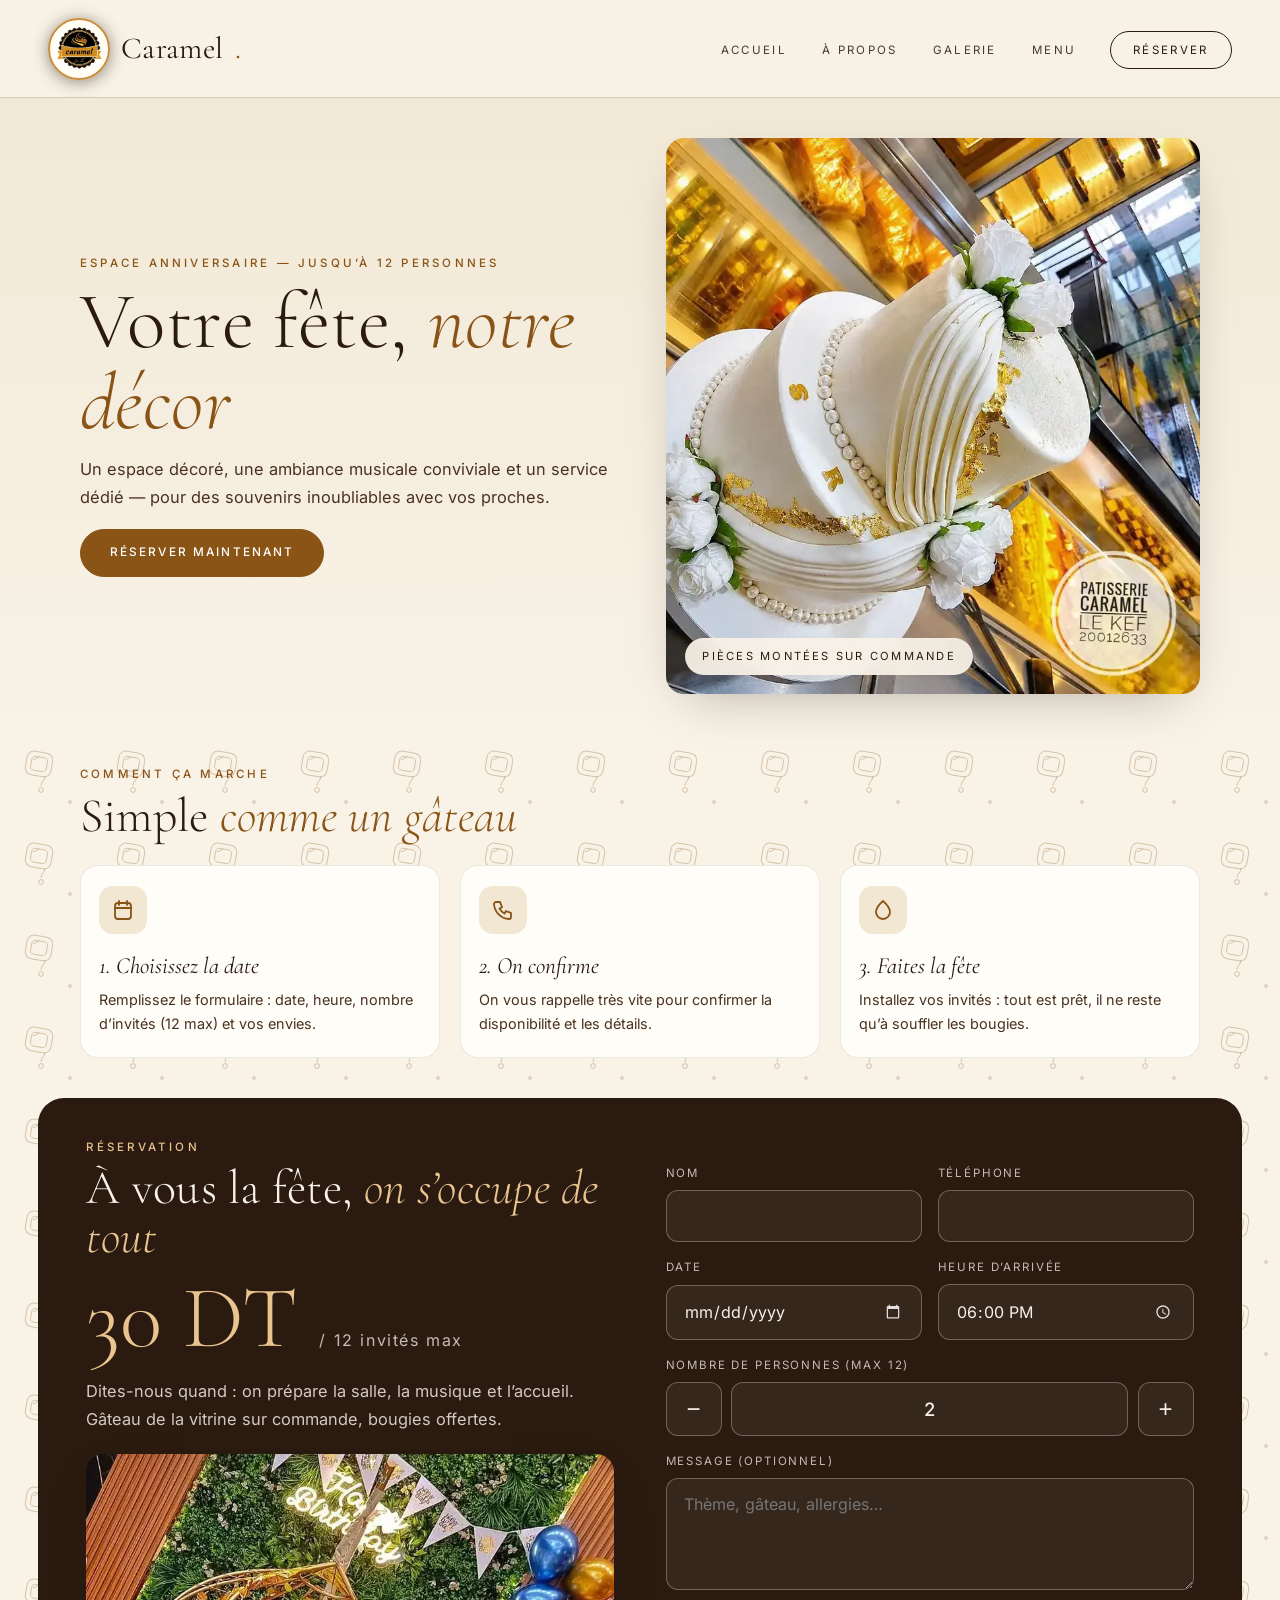
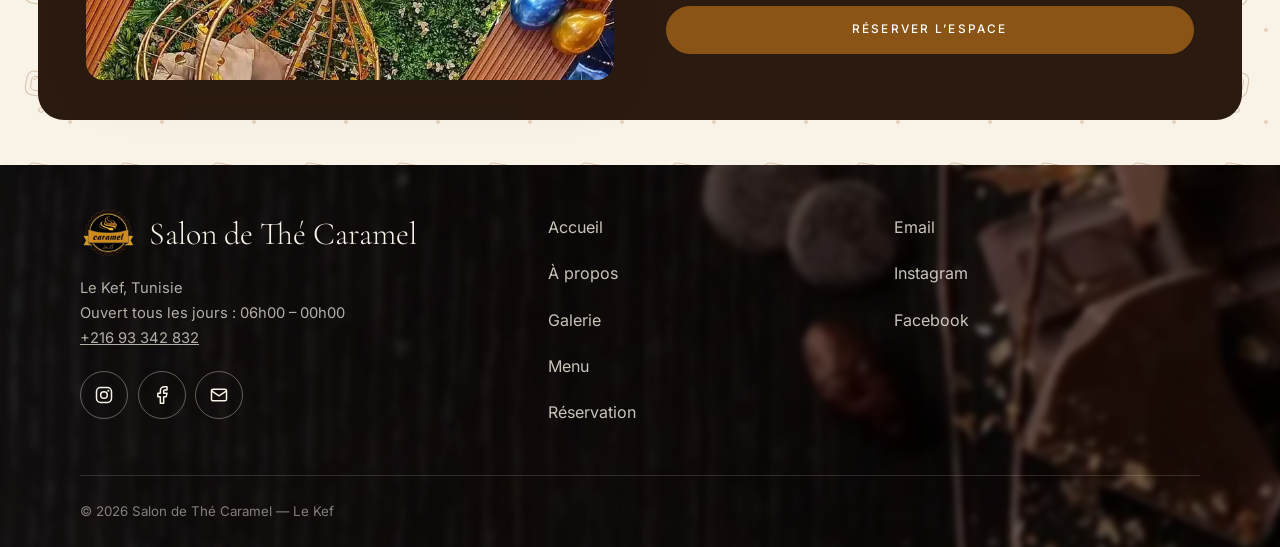
<file: resrv.html>
<!doctype html>
<html lang="fr">
<head>
  <meta charset="utf-8">
  <meta name="viewport" content="width=device-width,initial-scale=1">
  <title>Réservation — Espace anniversaire · Salon de Thé Caramel</title>
  <meta name="description" content="Réservez l’espace anniversaire du Salon de Thé Caramel au Kef : 30 DT, jusqu’à 12 personnes, décor et ambiance musicale.">
  <meta name="theme-color" content="#2a1a10">
  <meta property="og:type" content="website">
  <meta property="og:locale" content="fr_FR">
  <meta property="og:title" content="Réservation — Espace anniversaire · Salon de Thé Caramel">
  <meta property="og:image" content="images/hero-poster.webp">
  <link rel="icon" type="image/svg+xml" href="images/favicon.svg?v=3">
  <link rel="icon" type="image/png" sizes="32x32" href="images/favicon-32.png?v=3">
  <link rel="icon" type="image/png" sizes="16x16" href="images/favicon-16.png?v=3">
  <link rel="shortcut icon" href="images/favicon.ico?v=3">
  <link rel="apple-touch-icon" href="images/apple-touch-icon.png?v=3">
  <link rel="manifest" href="site.webmanifest">
  <link rel="preload" href="assets/fonts/cormorant-garamond-latin-300-normal.woff2" as="font" type="font/woff2" crossorigin>
  <link rel="preload" href="assets/fonts/inter-latin-400-normal.woff2" as="font" type="font/woff2" crossorigin>
  <link rel="stylesheet" href="assets/site.css?v=46">
</head>
<body>
  <nav class="nav" aria-label="Navigation principale">
    <div class="bar">
      <a class="logo" href="index.html"><img src="images/logo.webp" width="62" height="62" alt="">Caramel<span>.</span></a>
      <ul id="menu">
        <li><a class="l" href="index.html">Accueil</a></li>
        <li><a class="l" href="prop.html">À propos</a></li>
        <li><a class="l" href="gallery.html">Galerie</a></li>
        <li><a class="l" href="m.html">Menu</a></li>
        <li><a class="l cta on" href="resrv.html">Réserver</a></li>
        <li class="m-foot">
          <a class="btn solid" href="tel:+21693342832">+216 93 342 832</a>
          <p>Ouvert 06h00 – 00h00 · Le Kef</p>
          <div class="socials">
            <a class="soc" href="https://www.instagram.com/caramel.lekef/" target="_blank" rel="noopener" aria-label="Instagram"><svg viewBox="0 0 24 24" fill="none" stroke="currentColor" stroke-width="1.8"><rect x="3" y="3" width="18" height="18" rx="5"/><circle cx="12" cy="12" r="4"/><circle cx="17.2" cy="6.8" r="1.2" fill="currentColor" stroke="none"/></svg></a>
            <a class="soc" href="https://www.facebook.com/people/Caramel-Salon-De-Th%C3%A9/61559741768188/" target="_blank" rel="noopener" aria-label="Facebook"><svg viewBox="0 0 24 24" fill="none" stroke="currentColor" stroke-width="1.8" stroke-linecap="round" stroke-linejoin="round"><path d="M18 2h-3a5 5 0 0 0-5 5v3H7v4h3v8h4v-8h3l1-4h-4V7a1 1 0 0 1 1-1h3z"/></svg></a>
            <a class="soc" href="mailto:Contact.salondethecaramel@gmail.com" aria-label="Email"><svg viewBox="0 0 24 24" fill="none" stroke="currentColor" stroke-width="1.8"><rect x="3" y="5" width="18" height="14" rx="2"/><path d="m3 7 9 6 9-6"/></svg></a>
          </div>
        </li>
      </ul>
      <button class="burger" aria-expanded="false" aria-controls="menu" aria-label="Ouvrir le menu">☰</button>
    </div>
  </nav>

  <header class="page-hero">
    <div class="wrap split">
      <div class="txt">
        <p class="k">Espace anniversaire — jusqu’à 12 personnes</p>
        <h1 class="d">Votre fête, <em>notre décor</em></h1>
        <p class="lead">Un espace décoré, une ambiance musicale conviviale et un service dédié — pour des souvenirs inoubliables avec vos proches.</p>
        <div class="btn-row"><a class="btn solid" href="#reservation">Réserver maintenant</a></div>
      </div>
      <div class="frame rv">
        <img src="images/t/n2-gateau-mounesbet-040845.webp" width="800" height="832" alt="Gâteau de fête doré, pâtisserie Caramel" loading="lazy" decoding="async">
        <span class="tag">Pièces montées sur commande</span>
      </div>
    </div>
  </header>

  <main>
    <section class="sec tight">
      <div class="wrap">
        <p class="k rv">Comment ça marche</p>
        <h2 class="d rv">Simple <em>comme un gâteau</em></h2>
        <div class="cards cols3">
          <article class="card rv">
            <div class="ic"><svg viewBox="0 0 24 24" fill="none" stroke="currentColor" stroke-width="1.8" stroke-linecap="round"><rect x="4" y="5" width="16" height="16" rx="3"/><path d="M8 3v4M16 3v4M4 10h16"/></svg></div>
            <h3>1. Choisissez la date</h3>
            <p>Remplissez le formulaire : date, heure, nombre d’invités (12 max) et vos envies.</p>
          </article>
          <article class="card rv">
            <div class="ic"><svg viewBox="0 0 24 24" fill="none" stroke="currentColor" stroke-width="1.8" stroke-linecap="round"><path d="M5 4h4l2 5-2.5 1.5a12 12 0 0 0 5 5L15 13l5 2v4a2 2 0 0 1-2 2A16 16 0 0 1 3 6a2 2 0 0 1 2-2Z"/></svg></div>
            <h3>2. On confirme</h3>
            <p>On vous rappelle très vite pour confirmer la disponibilité et les détails.</p>
          </article>
          <article class="card rv">
            <div class="ic"><svg viewBox="0 0 24 24" fill="none" stroke="currentColor" stroke-width="1.8" stroke-linecap="round" stroke-linejoin="round"><path d="M12 3c-4 3.5-7 6.6-7 11a7 7 0 0 0 14 0c0-4.4-3-7.5-7-11Z"/></svg></div>
            <h3>3. Faites la fête</h3>
            <p>Installez vos invités : tout est prêt, il ne reste qu’à souffler les bougies.</p>
          </article>
        </div>
      </div>
    </section>

    <section class="sec tight on-dark" id="reservation" style="background:var(--choc);color:var(--cream);border-radius:calc(var(--r) + 8px);margin-inline:clamp(1rem,3vw,2.5rem);scroll-margin-top:calc(var(--nav-h) + 20px)">
      <div class="wrap split">
        <div class="txt">
          <p class="k rv" style="color:var(--gold)">Réservation</p>
          <h2 class="d rv">À vous la fête, <em style="color:var(--gold)">on s’occupe de tout</em></h2>
          <div class="price rv">30 DT <small>/ 12 invités max</small></div>
          <p class="lead rv">Dites-nous quand : on prépare la salle, la musique et l’accueil. Gâteau de la vitrine sur commande, bougies offertes.</p>
          <div class="frame rv" style="margin-top:1.25rem">
            <img src="images/t/an.webp" width="800" height="915" alt="Salle décorée pour une fête" loading="lazy" decoding="async" style="aspect-ratio:21/9;object-fit:cover">
          </div>
        </div>
        <form class="fm rv" data-sub="Réservation espace anniversaire" data-ok="Merci pour votre réservation ! Nous vous contacterons très bientôt pour la confirmation." style="margin-top:0">
          <div class="two">
            <label>Nom<input name="Nom" required autocomplete="name"></label>
            <label>Téléphone<input name="Téléphone" type="tel" required autocomplete="tel"></label>
          </div>
          <div class="two">
            <label>Date<input name="Date" type="date" required></label>
            <label>Heure d’arrivée<input id="heure" name="Heure" type="time" value="18:00" min="06:00" max="23:00" step="300" required></label>
          </div>
          <label>Nombre de personnes (max 12)
            <span class="stepper">
              <button type="button" data-s="-1" aria-label="Une personne en moins">−</button>
              <input name="Personnes" type="number" min="1" max="12" value="2" required inputmode="numeric" aria-label="Nombre de personnes">
              <button type="button" data-s="1" aria-label="Une personne en plus">+</button>
            </span>
          </label>
          <label>Message (optionnel)<textarea name="Message" rows="4" placeholder="Thème, gâteau, allergies…"></textarea></label>
          <div><button class="btn solid" type="submit">Réserver l’espace</button></div>
          <div class="ok" role="status"></div>
        </form>
      </div>
    </section>
  </main>

  <footer class="foot">
    <div class="wrap">
      <div class="grid">
        <div>
          <div class="brand"><img src="images/logo.webp" width="62" height="62" alt="Logo Salon de Thé Caramel">Salon de Thé Caramel</div>
          <p>Le Kef, Tunisie<br>Ouvert tous les jours : 06h00 – 00h00<br><a href="tel:+21693342832">+216 93 342 832</a></p>
          <div class="socials">
            <a class="soc" href="https://www.instagram.com/caramel.lekef/" target="_blank" rel="noopener" aria-label="Caramel sur Instagram"><svg viewBox="0 0 24 24" fill="none" stroke="currentColor" stroke-width="1.8"><rect x="3" y="3" width="18" height="18" rx="5"/><circle cx="12" cy="12" r="4"/><circle cx="17.2" cy="6.8" r="1.2" fill="currentColor" stroke="none"/></svg></a>
            <a class="soc" href="https://www.facebook.com/people/Caramel-Salon-De-Th%C3%A9/61559741768188/" target="_blank" rel="noopener" aria-label="Caramel sur Facebook"><svg viewBox="0 0 24 24" fill="none" stroke="currentColor" stroke-width="1.8" stroke-linecap="round" stroke-linejoin="round"><path d="M18 2h-3a5 5 0 0 0-5 5v3H7v4h3v8h4v-8h3l1-4h-4V7a1 1 0 0 1 1-1h3z"/></svg></a>
            <a class="soc" href="mailto:Contact.salondethecaramel@gmail.com" aria-label="Écrire à Caramel"><svg viewBox="0 0 24 24" fill="none" stroke="currentColor" stroke-width="1.8"><rect x="3" y="5" width="18" height="14" rx="2"/><path d="m3 7 9 6 9-6"/></svg></a>
          </div>
        </div>
        <nav aria-label="Pages">
          <a href="index.html">Accueil</a><a href="prop.html">À propos</a><a href="gallery.html">Galerie</a><a href="m.html">Menu</a><a href="resrv.html">Réservation</a>
        </nav>
        <nav aria-label="Contact">
          <a href="mailto:Contact.salondethecaramel@gmail.com">Email</a>
          <a href="https://www.instagram.com/caramel.lekef/" target="_blank" rel="noopener">Instagram</a>
          <a href="https://www.facebook.com/people/Caramel-Salon-De-Th%C3%A9/61559741768188/" target="_blank" rel="noopener">Facebook</a>
        </nav>
      </div>
      <small>© <span data-year>2026</span> Salon de Thé Caramel — Le Kef</small>
    </div>
  </footer>
  <script src="assets/site.js?v=28"></script>
</body>
</html>
</file>
<file: assets/site.css>
/* Caramel — Salon de Thé · design system v2 (from scratch) */
@font-face{font-family:'Cormorant Garamond';font-style:normal;font-weight:300;font-display:swap;src:url(fonts/cormorant-garamond-latin-300-normal.woff2) format('woff2')}
@font-face{font-family:'Cormorant Garamond';font-style:normal;font-weight:400;font-display:swap;src:url(fonts/cormorant-garamond-latin-400-normal.woff2) format('woff2')}
@font-face{font-family:'Cormorant Garamond';font-style:italic;font-weight:300;font-display:swap;src:url(fonts/cormorant-garamond-latin-300-italic.woff2) format('woff2')}
@font-face{font-family:'Cormorant Garamond';font-style:italic;font-weight:400;font-display:swap;src:url(fonts/cormorant-garamond-latin-400-italic.woff2) format('woff2')}
@font-face{font-family:'Inter';font-style:normal;font-weight:400;font-display:swap;src:url(fonts/inter-latin-400-normal.woff2) format('woff2')}
@font-face{font-family:'Inter';font-style:normal;font-weight:500;font-display:swap;src:url(fonts/inter-latin-500-normal.woff2) format('woff2')}

:root{
  --cream:#f8f2e7; --cream-2:#f1e7d3; --sand:#e9d9bc;
  --choc:#2a1a10; --choc-2:#4a3120;
  --car:#8a5416; --car-bright:#c98d3e; --gold:#e9c48f;
  --line:rgba(42,26,16,.14); --line-soft:rgba(42,26,16,.09);
  --card:#fffdf7;
  --serif:'Cormorant Garamond',Georgia,'Times New Roman',serif;
  --sans:Inter,system-ui,-apple-system,'Segoe UI',sans-serif;
  --r:18px; --r-s:12px;
  --sh:0 18px 50px -22px rgba(42,26,16,.35);
  --nav-h:98px;
  --z-nav:50; --z-menu:60; --z-lb:80;
}
*{box-sizing:border-box}
html{scroll-behavior:smooth}
body{margin:0;background-color:var(--cream);background-image:url("data:image/svg+xml,%3Csvg xmlns='http://www.w3.org/2000/svg' width='92' height='92'%3E%3Cg fill='none' stroke='%238a5416' stroke-opacity='.3'%3E%3Crect x='26' y='16' width='26' height='24' rx='7' transform='rotate(10 39 28)'/%3E%3Crect x='31' y='21' width='16' height='14' rx='4' transform='rotate(10 39 28)'/%3E%3Cpath d='M33 24l6-3'/%3E%3Cpath d='M45 40c0 5-4 5-4 10'/%3E%3Ccircle cx='41' cy='54' r='2.4'/%3E%3Ccircle cx='70' cy='66' r='1.4'/%3E%3C/g%3E%3C/svg%3E");color:var(--choc);font:400 1rem/1.7 var(--sans);-webkit-font-smoothing:antialiased}
/* ornamental divider */
.flourish{position:relative;height:22px;width:min(76rem,calc(100% - 2.5rem));margin:0 auto;background:linear-gradient(var(--line),var(--line)) left center/42% 1px no-repeat,linear-gradient(var(--line),var(--line)) right center/42% 1px no-repeat}
.flourish::before{content:"";position:absolute;left:50%;top:50%;width:9px;height:9px;transform:translate(-50%,-50%) rotate(45deg);border:1.5px solid var(--car);background:var(--cream)}
/* giant watermark word on dark bands */
.band::after{content:"Caramel";position:absolute;right:-1rem;bottom:-4.5rem;z-index:1;font:300 11rem/1 var(--serif);font-style:italic;color:transparent;-webkit-text-stroke:1px rgba(248,242,231,.13);pointer-events:none;user-select:none}
@media(max-width:760px){.band::after{font-size:6rem;bottom:-2.5rem}}
img{max-width:100%;height:auto;display:block}
a{color:inherit}
::selection{background:var(--car);color:#fff}
:focus-visible{outline:3px solid var(--car-bright);outline-offset:3px;border-radius:4px}
.wrap{max-width:76rem;margin-inline:auto;padding-inline:clamp(1.25rem,4vw,3rem)}
.sec{padding-block:clamp(3rem,6vh,4.5rem)}
.sec.tight{padding-block:clamp(2.25rem,4.5vh,3.25rem)}

/* type */
.k{font:500 .72rem/1.4 var(--sans);letter-spacing:.28em;text-transform:uppercase;color:var(--car);margin:0 0 .6rem}
.d{font-family:var(--serif);font-weight:300;line-height:1.02;margin:0 0 .75rem;letter-spacing:.005em}
h1.d{font-size:clamp(2.6rem,7vw,5rem)}
h2.d{font-size:clamp(1.9rem,3.8vw,3rem)}
.d em{font-style:italic;color:var(--car)}
.lead{font-size:1.02rem;max-width:36rem;color:var(--choc-2);margin:0 0 1.1rem}
.on-dark .lead{color:rgba(248,242,231,.82)}

/* buttons */
.btn{display:inline-flex;align-items:center;gap:.6rem;min-height:48px;padding:.85rem 1.8rem;border:1px solid currentColor;border-radius:999px;font:500 .74rem/1 var(--sans);letter-spacing:.18em;text-transform:uppercase;text-decoration:none;cursor:pointer;background:transparent;transition:background .22s,color .22s,border-color .22s,transform .18s,box-shadow .25s}
.btn:hover{background:var(--choc);border-color:var(--choc);color:var(--cream);transform:translateY(-2px);box-shadow:0 12px 26px -14px rgba(42,26,16,.6)}
.btn:active{transform:translateY(0) scale(.97)}
.btn.solid{position:relative;overflow:hidden;background:var(--car);border-color:var(--car);color:#fff}
.btn.solid::after{content:"";position:absolute;top:0;bottom:0;left:-70%;width:45%;background:linear-gradient(105deg,transparent,rgba(255,255,255,.35),transparent);transform:skewX(-18deg);transition:left .55s ease}
.btn.solid:hover::after{left:130%}
.btn.solid:hover{background:var(--choc);border-color:var(--choc)}
.btn.ghost-light{color:var(--cream)}
.btn.ghost-light:hover{background:var(--cream);color:var(--choc);border-color:var(--cream)}
.btn svg{width:16px;height:16px;flex:none}
.btn-row{display:flex;flex-wrap:wrap;gap:.75rem;margin-top:1.1rem}

/* nav */
.nav{position:fixed;inset:0 0 auto;z-index:var(--z-nav);transition:background .3s,box-shadow .3s,color .3s;color:#fff}
.nav .bar{max-width:82rem;margin:0 auto;display:flex;align-items:center;justify-content:space-between;gap:1rem;padding:1.1rem clamp(1.25rem,4vw,3rem)}
.nav.scrolled{background:rgba(248,242,231,.94);backdrop-filter:blur(12px);color:var(--choc);box-shadow:0 1px 0 var(--line)}
.nav:not(.scrolled) .bar{text-shadow:0 1px 14px rgba(20,10,5,.65)}
.nav:not(.scrolled) .burger{background:rgba(20,10,5,.5);backdrop-filter:blur(6px);border-color:transparent}
.nav:not(.scrolled) .logo{text-shadow:0 1px 14px rgba(20,10,5,.8)}
.logo{display:inline-flex;align-items:center;gap:.7rem;font:400 1.9rem var(--serif);text-decoration:none;letter-spacing:.01em}
.logo img{width:62px;height:62px;object-fit:contain;background:rgba(255,253,247,.96);border-radius:50%;padding:4px;border:2px solid var(--car-bright);box-shadow:0 2px 16px rgba(20,10,5,.45)}
.logo span{color:var(--car-bright)}
.nav.scrolled .logo span{color:var(--car)}
.nav ul{display:flex;align-items:center;gap:2rem;list-style:none;margin:0;padding:0}
.nav .l{position:relative;font-size:.72rem;letter-spacing:.2em;text-transform:uppercase;text-decoration:none;padding:.7rem .1rem;opacity:.85;transition:opacity .2s}
.nav .l:hover{opacity:1}
.nav .l.on{opacity:1}
.nav .l::after{content:"";position:absolute;left:0;right:100%;bottom:.35rem;height:2px;background:currentColor;border-radius:2px;transition:right .28s cubic-bezier(.2,.7,.2,1)}
.nav .l:hover::after,.nav .l.on::after{right:0}
.nav .cta{border:1px solid currentColor;border-radius:999px;padding:.7rem 1.4rem !important}
.m-foot{display:none}
.nav .cta::after{display:none}
.nav .cta:hover{background:var(--car);border-color:var(--car);color:#fff !important;opacity:1}
.burger{display:none;background:none;border:1px solid currentColor;border-radius:12px;color:inherit;width:48px;height:48px;font-size:1.4rem;cursor:pointer}

/* hero */
.hero{position:relative;min-height:100vh;min-height:100svh;display:flex;align-items:flex-end;color:#fff;overflow:hidden;background:var(--choc)}
.hero video,.hero .poster{position:absolute;inset:0;width:100%;height:100%;object-fit:cover}
.hero .poster{display:none}
@media(max-width:760px){.hero video{display:none}.hero .poster{display:block}}
.hero .shade{position:absolute;inset:0;background:linear-gradient(to bottom,rgba(22,12,6,.62),transparent 30%),linear-gradient(to top,rgba(22,12,6,.88) 0%,rgba(22,12,6,.25) 55%,rgba(22,12,6,.45) 100%),linear-gradient(100deg,rgba(22,12,6,.55),transparent 60%)}
.hero .wrap{position:relative;z-index:2;padding-bottom:clamp(2rem,7vh,4.5rem);width:100%}
.hero h1{max-width:12ch}
.hero .sub{max-width:34rem;font-size:1.08rem;color:rgba(255,255,255,.86);margin:0 0 .5rem}
.hero-meta{display:flex;flex-wrap:wrap;gap:.6rem 1.6rem;margin-top:1.2rem;padding-top:1rem;border-top:1px solid rgba(255,255,255,.25);font-size:.78rem;letter-spacing:.14em;text-transform:uppercase;color:rgba(255,255,255,.85)}
.hero-meta b{color:var(--gold);font-weight:500}
.scroll-hint{position:absolute;right:clamp(1.25rem,4vw,3rem);bottom:2rem;z-index:2;font-size:.7rem;letter-spacing:.3em;text-transform:uppercase;color:rgba(255,255,255,.7);writing-mode:vertical-rl}

/* editorial split */
.split{display:grid;grid-template-columns:1fr 1fr;gap:clamp(1.5rem,4vw,3.5rem);align-items:center}
.split.flip>.txt{order:2}
.frame{position:relative}
.frame img{border-radius:var(--r);box-shadow:var(--sh)}
.frame .tag{position:absolute;left:1.2rem;bottom:1.2rem;background:rgba(248,242,231,.94);backdrop-filter:blur(6px);border-radius:999px;padding:.55rem 1.1rem;font-size:.7rem;letter-spacing:.2em;text-transform:uppercase;color:var(--choc)}
.frame.tall img{aspect-ratio:4/5;object-fit:cover;width:100%}
.stats{display:grid;grid-template-columns:repeat(3,1fr);gap:1rem;margin-top:1.5rem}
.stat{border-top:2px solid var(--car);padding-top:.8rem}
.stat b{display:block;font:300 2rem var(--serif)}
.stat span{font-size:.74rem;letter-spacing:.12em;text-transform:uppercase;opacity:.7}

/* cards */
.cards{display:grid;grid-template-columns:repeat(4,1fr);gap:1.25rem;margin-top:1.5rem}
.cards.cols3{grid-template-columns:repeat(3,1fr)}
.card{background:var(--card);border:1px solid var(--line-soft);border-radius:var(--r);padding:1.25rem 1.15rem;transition:transform .25s,box-shadow .25s}
.card:hover{transform:translateY(-6px);box-shadow:var(--sh)}
.card .ic{width:48px;height:48px;border-radius:14px;background:var(--cream-2);display:grid;place-items:center;margin-bottom:1.1rem}
.card .ic svg{width:24px;height:24px;color:var(--car)}
.card h3{font:italic 400 1.45rem var(--serif);margin:0 0 .5rem}
.card p{font-size:.9rem;color:var(--choc-2);margin:0}

/* photo band */
.band{position:relative;background:var(--choc) center/cover;color:var(--cream);border-radius:calc(var(--r) + 8px);overflow:hidden;margin-inline:clamp(1rem,3vw,2.5rem)}
.band .shade{position:absolute;inset:0;background:linear-gradient(rgba(30,16,8,.86),rgba(30,16,8,.86))}
.band .chips{display:grid;grid-template-columns:repeat(3,1fr);gap:.6rem;margin-top:1rem;max-width:660px}
.band .chips a{text-align:center;justify-content:center}
@media(max-width:760px){.band .chips{grid-template-columns:repeat(2,1fr)}.band .chips a{white-space:normal}}
/* stacked two-line chip: "Petit" over "déjeuner", like the mockup */
.band .chips a.stack{text-align:center;line-height:1.55}
.band-grid{display:grid;grid-template-columns:1.02fr .98fr;gap:clamp(2rem,4vw,3.5rem);align-items:center}
.band-grid .dish{margin:0}
.band-grid .dish img{width:100%;border-radius:var(--r);box-shadow:0 24px 60px -20px rgba(0,0,0,.55)}
.band .inner{position:relative;z-index:2;padding:clamp(2.5rem,5vh,3.5rem) clamp(1.5rem,5vw,4.5rem);max-width:76rem;margin:0 auto}
.band .d{font-size:clamp(2rem,4.2vw,3.4rem)}
.band .lead{margin-bottom:1.25rem;color:rgba(248,242,231,.88)}
.band .btn-row{margin-top:1.25rem;justify-content:center;max-width:660px}
.band .d em{color:var(--gold)}
.chips{display:flex;flex-wrap:wrap;gap:.6rem;margin-top:1.5rem}
.chips a{border:1px solid rgba(248,242,231,.45);color:var(--cream);border-radius:999px;padding:.65rem 1.2rem;font-size:.72rem;letter-spacing:.14em;text-transform:uppercase;text-decoration:none;transition:background .2s,color .2s,transform .2s}
.chips a:hover{background:var(--cream);color:var(--choc);transform:translateY(-2px)}

/* staggered mosaic (home) */
.mosaic{display:grid;grid-template-columns:repeat(12,1fr);gap:1.25rem;margin-top:1.5rem}
.mosaic a{border-radius:var(--r-s);overflow:hidden;position:relative}
.mosaic img{width:100%;height:100%;object-fit:cover;aspect-ratio:3/4;transition:transform .5s cubic-bezier(.2,.7,.2,1)}
.mosaic a:hover img{transform:scale(1.05)}
.center{text-align:center;margin-top:1.75rem}

/* birthday CTA */
.cta-grid{display:grid;grid-template-columns:1.05fr .95fr;background:var(--choc);color:var(--cream);border-radius:calc(var(--r) + 8px);overflow:hidden}
.cta-grid .txt{padding:clamp(2rem,4vw,3rem);display:flex;flex-direction:column;justify-content:center}
.cta-grid .d{font-size:clamp(1.9rem,3.6vw,2.9rem)}
.cta-grid .price{font-size:clamp(2.6rem,5vw,3.8rem);margin:.25rem 0 .75rem}
.cta-grid .lead{color:rgba(248,242,231,.85);margin-bottom:1.25rem}
.cta-grid .btn-row{margin-top:1.25rem}
.cta-grid .ticks{list-style:none;margin:0 0 .25rem;padding:0;display:grid;grid-template-columns:1fr 1fr;gap:.55rem}
.cta-grid .ticks li{display:flex;align-items:center;gap:.6rem;font-size:.86rem;color:rgba(248,242,231,.9)}
.cta-grid .ticks li::before{content:"";width:22px;height:22px;flex:none;border-radius:50%;background-color:var(--car);background-image:url("data:image/svg+xml,%3Csvg xmlns='http://www.w3.org/2000/svg' viewBox='0 0 24 24' fill='none' stroke='white' stroke-width='3' stroke-linecap='round' stroke-linejoin='round'%3E%3Cpath d='m5 13 4 4 10-11'/%3E%3C/svg%3E");background-size:12px;background-position:center;background-repeat:no-repeat}
.occs{display:flex;flex-wrap:wrap;gap:.5rem;margin-top:1.25rem}
.occs span{border:1px dashed rgba(233,196,143,.55);color:var(--gold);border-radius:999px;padding:.5rem 1rem;font-size:.7rem;letter-spacing:.14em;text-transform:uppercase}
.mini{margin:.9rem 0 0;font-size:.82rem;letter-spacing:.06em;color:rgba(248,242,231,.65)}
.mini a{color:var(--gold)}
.cta-grid .pic{min-height:260px}
.cta-grid .pic img{width:100%;height:100%;object-fit:cover}
.price{font:300 clamp(3.4rem,7vw,5.5rem)/1 var(--serif);color:var(--gold);margin:.5rem 0 1rem}
.price small{font:400 1rem var(--sans);letter-spacing:.1em;color:rgba(248,242,231,.75)}

/* visit */
.visit{display:grid;grid-template-columns:1fr 1fr;gap:clamp(2rem,5vw,4rem)}
.hours{width:100%;border-collapse:collapse;margin-top:1.25rem;font-size:.95rem}
.hours td{padding:.7rem 0;border-bottom:1px dotted var(--line)}
.hours td:last-child{text-align:right;font-variant-numeric:tabular-nums}
.contact-list{display:flex;flex-direction:column;gap:.9rem;margin-top:1.5rem}
.contact-list a{display:inline-flex;align-items:center;gap:.8rem;text-decoration:none;font-weight:500;min-height:44px;min-width:0;overflow-wrap:anywhere}
.contact-list a svg{width:20px;height:20px;color:var(--car);flex:none}
.on-dark .contact-list a{color:var(--cream)}
.on-dark .contact-list a svg{color:var(--gold)}
.socials{display:flex;gap:.6rem;margin-top:1.25rem;flex-wrap:wrap}

/* footer */
.foot{position:relative;background:var(--choc);color:var(--cream);margin-top:clamp(2.5rem,5vh,4rem);padding:2.5rem 0 1.5rem;overflow:hidden}
.foot::before{content:"";position:absolute;inset:0;background:url(../images/cacao-bg.webp) center 30%/cover;filter:blur(3px) brightness(.5);transform:scale(1.06)}
.foot .wrap{position:relative;z-index:1}
.foot .grid{display:grid;grid-template-columns:1.4fr 1fr 1fr;gap:2.5rem}
.foot .brand{display:flex;align-items:center;gap:.8rem;font:300 2rem var(--serif)}
.foot .brand img{width:56px;height:56px;object-fit:contain;flex:none}
.soc{display:inline-flex;align-items:center;justify-content:center;width:48px;height:48px;border:1px solid rgba(248,242,231,.35);border-radius:50%;transition:background .2s,border-color .2s,transform .2s}
.soc:hover{background:var(--car);border-color:var(--car);transform:translateY(-3px)}
.soc svg{width:20px;height:20px}
.foot p{color:rgba(248,242,231,.7);font-size:.92rem}
.foot nav{display:flex;flex-direction:column;gap:.15rem}
.foot nav a{text-decoration:none;color:rgba(248,242,231,.8);padding:.35rem 0;min-height:44px;display:inline-flex;align-items:center}
.foot nav a:hover{color:#fff}
.foot small{display:block;margin-top:2.5rem;padding-top:1.5rem;border-top:1px solid rgba(248,242,231,.15);color:rgba(248,242,231,.5)}

/* page hero (inner pages) */
.page-hero{padding:calc(var(--nav-h) + 2.5rem) 0 2rem;background:linear-gradient(var(--cream-2),var(--cream))}
.page-hero .d{margin-bottom:.75rem}

/* menu page */
.menu-tools{position:sticky;top:var(--nav-h);z-index:30;background:rgba(248,242,231,.95);backdrop-filter:blur(10px);border-block:1px solid var(--line);padding:1rem 0}
.menu-tools .row{display:flex;gap:.8rem;align-items:center;flex-wrap:wrap}
.search{flex:1;min-width:220px;display:flex;align-items:center;gap:.6rem;background:var(--card);border:1px solid var(--line);border-radius:999px;padding:.35rem .35rem .35rem 1.1rem}
.search svg{width:18px;height:18px;color:var(--car);flex:none}
.search input{border:0;background:none;flex:1;min-width:0;width:100%;font:inherit;min-height:44px;color:var(--choc)}
.search input:focus{outline:none}
.search:focus-within{outline:3px solid var(--car-bright);outline-offset:2px}
.cats{display:flex;gap:.5rem;overflow-x:auto;padding:.4rem 0;scrollbar-width:none;touch-action:pan-x pan-y;overscroll-behavior-x:contain;-webkit-overflow-scrolling:touch}
.cats::-webkit-scrollbar{display:none}
.cats a{white-space:nowrap;border:1px solid var(--line);border-radius:999px;padding:.6rem 1.1rem;font-size:.72rem;letter-spacing:.12em;text-transform:uppercase;text-decoration:none;color:var(--choc-2);min-height:44px;display:inline-flex;align-items:center;transition:background .2s,color .2s,transform .15s}
.cats a.on,.cats a:hover{background:var(--choc);border-color:var(--choc);color:var(--cream)}
.cats a:active{transform:scale(.94)}
.count{font-size:.8rem;letter-spacing:.08em;color:var(--choc-2);transition:opacity .25s;margin-left:auto;white-space:nowrap}
.mc{padding:2rem 0 .75rem;scroll-margin-top:calc(var(--nav-h) + 130px);animation:fadeup .45s cubic-bezier(.2,.7,.2,1)}
@keyframes fadeup{from{opacity:0;transform:translateY(14px)}to{opacity:1;transform:none}}
.mc>h2{font:300 clamp(2rem,4vw,3rem) var(--serif);margin:0 0 .25rem}
.mc>.sub{color:var(--choc-2);font-size:.92rem;margin:0 0 1.5rem}
.cols{columns:2 20rem;column-gap:2.5rem}
.mi{break-inside:avoid;display:flex;align-items:baseline;gap:.6rem;flex-wrap:wrap;padding:.55rem .6rem;margin:0 -.6rem;border-radius:10px;border-bottom:1px dotted transparent;transition:background .2s,transform .2s}
.mi:hover{background:var(--card);box-shadow:var(--sh);transform:translateX(4px)}
.mi b{font-weight:500}
.mi i{flex:1;border-bottom:2px dotted var(--line);min-width:1.5rem;transform:translateY(-4px)}
.mi span{white-space:nowrap;font-weight:500;color:var(--car);font-variant-numeric:tabular-nums;transition:color .2s}
.mi:hover span{color:var(--choc)}
.mi p{flex-basis:100%;margin:.1rem 0 .4rem;font-size:.85rem;color:var(--choc-2)}
/* rich descriptions: hidden until hover / tap, shown as organized card */
[data-menu].rich .mi.has-desc{cursor:pointer}
[data-menu].rich .mi.has-desc>p{display:grid;grid-template-rows:0fr;opacity:0;flex-basis:100%;margin:0;transition:grid-template-rows .38s cubic-bezier(.2,.7,.2,1),opacity .3s ease,margin .3s ease}
[data-menu].rich .mi.has-desc:hover>p,[data-menu].rich .mi.has-desc:focus-within>p,[data-menu].rich .mi.has-desc.open>p{grid-template-rows:1fr;opacity:1;margin:.55rem 0 .35rem}
[data-menu].rich .mi .org{overflow:hidden;min-height:0;background:var(--card);border:1px solid transparent;border-radius:12px;list-style:none;margin:0;padding:0;display:grid;gap:.35rem;font-size:.85rem;color:var(--choc-2);transition:padding .3s ease,border-color .3s ease,box-shadow .3s ease}
[data-menu].rich .mi.has-desc:hover .org,[data-menu].rich .mi.has-desc:focus-within .org,[data-menu].rich .mi.has-desc.open .org{padding:.9rem 1rem;border-color:var(--line-soft);box-shadow:var(--sh)}
[data-menu].rich .mi .org li{display:flex;gap:.55rem;align-items:flex-start;line-height:1.5}
[data-menu].rich .mi .org li::before{content:"";width:16px;height:16px;flex:none;margin-top:.2rem;border-radius:50%;background-color:var(--car);background-image:url("data:image/svg+xml,%3Csvg xmlns='http://www.w3.org/2000/svg' viewBox='0 0 24 24' fill='none' stroke='white' stroke-width='3.5' stroke-linecap='round' stroke-linejoin='round'%3E%3Cpath d='m5 13 4 4 10-11'/%3E%3C/svg%3E");background-size:9px;background-position:center;background-repeat:no-repeat}
[data-menu].rich .mi.has-desc::after{content:"+";margin-left:auto;flex:none;font-weight:500;color:var(--car)}
[data-menu].rich .mi.has-desc:hover::after,[data-menu].rich .mi.has-desc.open::after{content:"–"}
.mi.hide{display:none}
@keyframes miIn{from{opacity:0;transform:translateY(12px)}to{opacity:1;transform:none}}
[data-menu].anim .mi:not(.hide){animation:miIn .45s cubic-bezier(.2,.7,.2,1) both;animation-delay:calc(var(--i,0) * 22ms)}
.no-result{display:none;text-align:center;padding:3rem 0;color:var(--choc-2)}
.no-result.show{display:block}
.mc-head{display:flex;align-items:center;gap:1.4rem;margin:0 0 1.5rem}
.mc-head>div{min-width:0}
.mc-head>img{width:104px;height:104px;object-fit:cover;border-radius:22px;flex:none;box-shadow:var(--sh)}
.mc-head h2{margin:0;overflow-wrap:break-word}
.mc-head .sub{margin:.15rem 0 0}
.menu-boards{display:grid;grid-template-columns:repeat(3,1fr);gap:1.25rem;margin:2rem 0 .75rem}
.menu-boards img{border-radius:var(--r-s);box-shadow:var(--sh);transition:transform .35s cubic-bezier(.2,.7,.2,1);width:100%;height:100%;aspect-ratio:4/3;object-fit:cover}
.menu-boards img:hover{transform:scale(1.03)}

/* gallery page */
.masonry{columns:3 18rem;column-gap:1.25rem;margin-top:1.25rem}
.masonry figure{break-inside:avoid;margin:0 0 1.25rem;border-radius:var(--r-s);overflow:hidden;cursor:zoom-in;background:var(--sand);position:relative}
.masonry img{width:100%;transition:transform .5s cubic-bezier(.2,.7,.2,1),filter .4s}
.masonry figure:hover img{transform:scale(1.04)}
.masonry figcaption{position:absolute;left:.8rem;bottom:.8rem;background:rgba(22,12,6,.72);color:#fff;border-radius:999px;padding:.4rem .95rem;font-size:.68rem;letter-spacing:.18em;text-transform:uppercase;opacity:0;transition:opacity .3s}
.masonry figure:hover figcaption{opacity:1}
#lb{position:fixed;inset:0;z-index:var(--z-lb);background:rgba(18,10,6,.95);display:flex;align-items:center;justify-content:center;opacity:0;visibility:hidden;transition:opacity .35s,visibility .35s}
#lb.on{opacity:1;visibility:visible}
#lb img{max-width:92vw;max-height:82vh;object-fit:contain;border-radius:8px}
#lb button{position:absolute;background:none;border:0;color:#fff;font-size:2rem;cursor:pointer;padding:1rem;min-width:56px;min-height:56px;opacity:.8}
#lb button:hover{opacity:1}
#lb .x{top:.5rem;right:1rem}#lb .p{left:1rem;top:50%}#lb .n{right:1rem;top:50%}
#lb .c{position:absolute;bottom:1.4rem;color:rgba(255,255,255,.75);font-size:.8rem;letter-spacing:.25em}

/* about */
/* marquee: auto-scrolling photo river, pauses on hover/touch */
.marquee{overflow:hidden;position:relative;padding:.75rem clamp(1.25rem,4vw,3rem) 1.5rem}
.marquee .track{display:flex;gap:1.25rem;overflow-x:auto;scrollbar-width:none;padding-bottom:.25rem;overscroll-behavior-x:contain;-webkit-overflow-scrolling:touch}
.marquee .track::-webkit-scrollbar{display:none}
.marquee .track img{flex:0 0 calc((100% - 3 * 1.25rem) / 4);width:calc((100% - 3 * 1.25rem) / 4);height:auto;aspect-ratio:3/4;object-fit:cover}
@media(max-width:1020px){.marquee .track img{flex-basis:calc((100% - 2 * 1.25rem) / 3);width:calc((100% - 2 * 1.25rem) / 3)}}
@media(max-width:760px){.marquee .track img{flex-basis:calc((100% - 1.25rem) / 2);width:calc((100% - 1.25rem) / 2)}}
.mq-btn{position:absolute;top:42%;z-index:2;width:52px;height:52px;border-radius:50%;border:1px solid var(--line);background:rgba(255,253,247,.92);color:var(--choc);font-size:1.4rem;cursor:pointer;display:grid;place-items:center;box-shadow:var(--sh);transition:background .2s,color .2s}
.mq-btn:hover{background:var(--choc);color:var(--cream)}
.mq-prev{left:.5rem}.mq-next{right:.5rem}
.marquee img{scroll-snap-align:start;border-radius:var(--r-s);transition:transform .35s cubic-bezier(.2,.7,.2,1),box-shadow .35s;flex:none;cursor:pointer}
.marquee img:hover{transform:scale(1.04) rotate(-.5deg);box-shadow:var(--sh)}
.map-card{position:relative;margin-top:1.5rem}
.map{border:0;width:100%;height:46vh;min-height:320px;border-radius:var(--r);background:var(--sand)}
.map-pin{position:absolute;left:1.25rem;bottom:1.25rem;right:1.25rem;display:flex;flex-wrap:wrap;gap:.6rem 1.25rem;align-items:center;background:rgba(248,242,231,.95);backdrop-filter:blur(8px);border-radius:var(--r-s);padding:1rem 1.4rem;box-shadow:var(--sh);font-size:.9rem}
.map-pin b{font:italic 400 1.3rem var(--serif)}
.map-pin .btn{min-height:44px;padding:.7rem 1.3rem}
/* overlapping photo collage */
.frame.duo{padding-bottom:3.5rem;padding-right:2rem}
.frame.duo .second{position:absolute;right:0;bottom:0;width:52%;border:6px solid var(--cream);border-radius:var(--r-s);box-shadow:var(--sh)}

/* forms */
.fm{display:grid;gap:1rem;max-width:38rem;margin-top:1.5rem}
.fm .two{display:grid;grid-template-columns:1fr 1fr;gap:1rem}
.fm label{display:grid;gap:.4rem;font-size:.72rem;letter-spacing:.16em;text-transform:uppercase;color:var(--choc-2)}
.on-dark .fm label{color:rgba(248,242,231,.75)}
.fm input,.fm textarea,.fm select{width:100%;padding:.95rem 1.1rem;border:1px solid var(--line);border-radius:var(--r-s);background:var(--card);font:400 1rem var(--sans);color:var(--choc);min-height:52px}
.on-dark .fm input,.on-dark .fm textarea,.on-dark .fm select{background:rgba(248,242,231,.06);border-color:rgba(248,242,231,.3);color:var(--cream)}
.on-dark .fm input[type="date"],.on-dark .fm input[type="time"]{color-scheme:dark}
.on-dark .fm input[type="date"]::-webkit-calendar-picker-indicator,.on-dark .fm input[type="time"]::-webkit-calendar-picker-indicator{cursor:pointer;opacity:.85}
.fm input:focus,.fm textarea:focus,.fm select:focus{outline:3px solid var(--car-bright);outline-offset:2px;border-color:var(--car)}
.ok{display:none;margin-top:1rem;padding:1rem 1.25rem;border-radius:var(--r-s);background:#e7f2e4;color:#1d4d1f;font-size:.92rem}
.ok.on{display:block}
.stepper{display:flex;gap:.6rem;align-items:stretch}
.stepper input{flex:1;text-align:center;font-size:1.15rem;font-weight:500;-moz-appearance:textfield;appearance:textfield;min-width:0}
.stepper input::-webkit-outer-spin-button,.stepper input::-webkit-inner-spin-button{-webkit-appearance:none;margin:0}
.stepper button{flex:0 0 56px;min-height:52px;border-radius:var(--r-s);border:1px solid var(--line);background:var(--card);color:var(--choc);font-size:1.5rem;line-height:1;cursor:pointer;transition:background .2s,color .2s}
.stepper button:hover{background:var(--car);border-color:var(--car);color:#fff}
.on-dark .stepper button{background:rgba(248,242,231,.06);border-color:rgba(248,242,231,.3);color:var(--cream)}
.on-dark .stepper button:hover{background:var(--car);border-color:var(--car)}
.fm button[type="submit"]{width:100%;justify-content:center;padding:1.05rem 1.8rem}
.slots-wrap{border:0;padding:0;margin:0;min-width:0}
.slots-wrap legend{font-size:.72rem;letter-spacing:.16em;text-transform:uppercase;color:var(--choc-2);padding:0;margin-bottom:.4rem}
.on-dark .slots-wrap legend{color:rgba(248,242,231,.75)}
.slots{display:grid;grid-template-columns:repeat(3,1fr);gap:.6rem}
.slot{position:relative;display:block;margin:0}
.slot input{position:absolute;inset:0;opacity:0;cursor:pointer}
.slot span{display:flex;align-items:center;justify-content:center;min-height:52px;padding:.5rem;border:1px solid var(--line);border-radius:var(--r-s);background:var(--card);color:var(--choc);font:500 .95rem var(--sans);font-variant-numeric:tabular-nums;transition:background .2s,border-color .2s,color .2s,transform .15s}
.slot span:hover{border-color:var(--car)}
.slot input:checked+span{background:var(--car);border-color:var(--car);color:#fff;box-shadow:var(--sh)}
.slot input:focus-visible+span{outline:3px solid var(--car-bright);outline-offset:2px}
.slot:active span{transform:scale(.96)}
.on-dark .slot span{background:rgba(248,242,231,.06);border-color:rgba(248,242,231,.3);color:var(--cream)}
.on-dark .slot input:checked+span{background:var(--car);border-color:var(--car);color:#fff}
@media(max-width:760px){.slots{grid-template-columns:repeat(2,1fr)}}

/* reveal */
.js .rv{opacity:0;transform:translateY(26px);transition:opacity .8s,transform .8s cubic-bezier(.2,.7,.2,1);transition-delay:var(--rd,0s)}
.js .rv.in{opacity:1;transform:none}
/* gentle stagger for grouped reveals */
.cards>.card:nth-child(2),.mosaic>a:nth-child(2),.btn-row>.btn:nth-child(2){--rd:.08s}
.cards>.card:nth-child(3),.mosaic>a:nth-child(3),.btn-row>.btn:nth-child(3){--rd:.16s}
.cards>.card:nth-child(4),.mosaic>a:nth-child(4){--rd:.24s}
.mosaic>a:nth-child(n+5){--rd:.3s}
[id]{scroll-margin-top:calc(var(--nav-h) + 16px)}

/* responsive */
@media(max-width:1020px){
  .nav ul{gap:.7rem}
  .nav .l{letter-spacing:.12em;padding:.9rem .3rem;min-height:44px;display:inline-flex;align-items:center}
  .nav .cta{padding:.6rem 1rem !important}
  .logo{font-size:1.45rem}
  .cards{grid-template-columns:1fr 1fr}
  .band-grid{grid-template-columns:1fr}
  .cta-grid{grid-template-columns:1fr}
  .cta-grid .pic{min-height:280px;order:-1}
  .menu-boards{grid-template-columns:1fr 1fr}
  .mosaic a:nth-child(n){grid-column:span 2 !important;margin-top:0 !important}
  .mosaic{grid-template-columns:repeat(6,1fr)}
  .foot .grid{grid-template-columns:1fr 1fr}
}
@media(max-width:760px){
  .nav ul{position:fixed;inset:0;background:linear-gradient(rgba(30,17,9,.9),rgba(30,17,9,.93)),url(../images/menu-bg.webp) center/cover;color:var(--cream);flex-direction:column;justify-content:center;align-items:center;gap:.4rem;transform:translateY(-102%);visibility:hidden;transition:transform .45s cubic-bezier(.2,.7,.2,1),visibility .45s;z-index:var(--z-menu);overflow-y:auto;padding:5rem 1rem 2rem}
  .nav ul.open{transform:none;visibility:visible}
  .nav ul .l{font:300 2rem var(--serif);letter-spacing:0;text-transform:none;padding:.6rem}
  .nav ul .l.on::after{display:none}
  .nav ul .cta{border:0;font-size:1.4rem}
  .nav .bar .logo,.nav .burger{position:relative;z-index:62}
  .nav ul li{opacity:0;transform:translateY(18px);transition:opacity .35s ease,transform .45s cubic-bezier(.2,.7,.2,1)}
  .nav ul.open li{opacity:1;transform:none}
  .nav ul.open li:nth-child(2){transition-delay:.07s}
  .nav ul.open li:nth-child(3){transition-delay:.14s}
  .nav ul.open li:nth-child(4){transition-delay:.21s}
  .nav ul.open li:nth-child(5){transition-delay:.28s}
  .nav ul.open li:nth-child(6){transition-delay:.35s}
  .nav ul .m-foot{display:flex;flex-direction:column;align-items:center;gap:.9rem;margin-top:1.6rem}
  .nav ul .m-foot p{margin:0;font-size:.72rem;letter-spacing:.22em;text-transform:uppercase;color:rgba(248,242,231,.65)}
  .nav ul .m-foot .socials{margin-top:0}
  .burger{display:block}
  .nav.open{color:var(--cream);backdrop-filter:none;background:transparent;box-shadow:none}
  .split,.visit{grid-template-columns:1fr}
  .split.flip>.txt{order:0}
  .cards{grid-template-columns:1fr}
  .cards.cols3{grid-template-columns:1fr}
  .cta-grid{grid-template-columns:1fr}
  .cta-grid .pic{min-height:240px;order:-1}
  .band-grid{grid-template-columns:1fr}
  .fm .two{grid-template-columns:1fr}
  .foot .grid{grid-template-columns:1fr 1fr}
  .foot .grid>div:first-child{grid-column:1/-1}
  .stats{gap:.7rem}
  .stat b{font-size:1.65rem}
  .stat span{font-size:.64rem;letter-spacing:.08em}
  .price small{display:block;margin-top:.3rem}
  .masonry{columns:2 9rem;column-gap:.8rem}
  .masonry figure{margin-bottom:.8rem}
  .contact-list a{font-size:.88rem}
  .hero .btn-row .btn{flex:1 1 100%;justify-content:center}
  .mc-head>img{width:76px;height:76px;border-radius:16px}
  .menu-boards{grid-template-columns:1fr 1fr}
  /* phone-only: 3rd board pic centered under the other two */
  .menu-boards>img:last-child:nth-child(3){grid-column:1/-1;width:min(72%,320px);height:auto;margin-inline:auto}
  .scroll-hint{display:none}
  .mosaic{grid-template-columns:1fr 1fr}
  .mosaic a:nth-child(n){grid-column:auto !important}
  .menu-tools{top:var(--nav-h);background:var(--cream);backdrop-filter:none;padding:.7rem 0}
  .menu-tools .row{gap:.5rem}
  .search{flex:1 1 100%;min-width:0}
  .count{font-size:.75rem}
  .mq-btn{width:44px;height:44px}
  /* phone-only: single centered column, even left/right inset — laptop untouched */
  .cols{columns:1;column-gap:0}
  .mi{margin:0;padding:.7rem .9rem;gap:.55rem;border-radius:12px}
  .mi:hover{transform:none}
  .mi i{min-width:1rem}
}
@media(prefers-reduced-motion:reduce){
  html{scroll-behavior:auto}
  *,*::before,*::after{animation:none !important;transition:none !important}
  .js .rv{opacity:1;transform:none}
}

/* sticky mobile action bar: thumb-zone calls to action (phones only) */
.actionbar{position:fixed;left:.9rem;right:.9rem;bottom:calc(.9rem + env(safe-area-inset-bottom));z-index:41;display:flex;gap:.6rem;align-items:stretch;background:rgba(30,17,9,.92);backdrop-filter:blur(10px);border:1px solid rgba(248,242,231,.16);border-radius:20px;padding:.6rem;box-shadow:0 18px 44px -12px rgba(20,10,5,.6);transform:translateY(140%);transition:transform .35s cubic-bezier(.2,.7,.2,1)}
.actionbar.on{transform:none}
.actionbar.off-form{transform:translateY(140%)}
.actionbar a{flex:1;display:inline-flex;align-items:center;justify-content:center;gap:.5rem;min-height:48px;border-radius:14px;text-decoration:none;font:500 .72rem/1 var(--sans);letter-spacing:.16em;text-transform:uppercase}
.actionbar a svg{width:17px;height:17px;flex:none}
.ab-call{color:var(--cream);border:1px solid rgba(248,242,231,.4)}
.ab-book{background:var(--car);color:#fff}
@media(min-width:761px) and (min-height:501px){.actionbar{display:none}}
@media(max-width:760px){body{padding-bottom:104px}}
@media(orientation:landscape) and (max-height:500px){
  body{padding-bottom:104px}
  .nav ul{justify-content:flex-start;padding-top:5.5rem;gap:.15rem}
  .nav ul .l{font:300 1.5rem var(--serif);padding:.4rem}
  .nav ul .m-foot{margin-top:1rem;gap:.6rem}
  .hero .wrap{padding-bottom:1.5rem}
  .scroll-hint{display:none}
}
</file>
